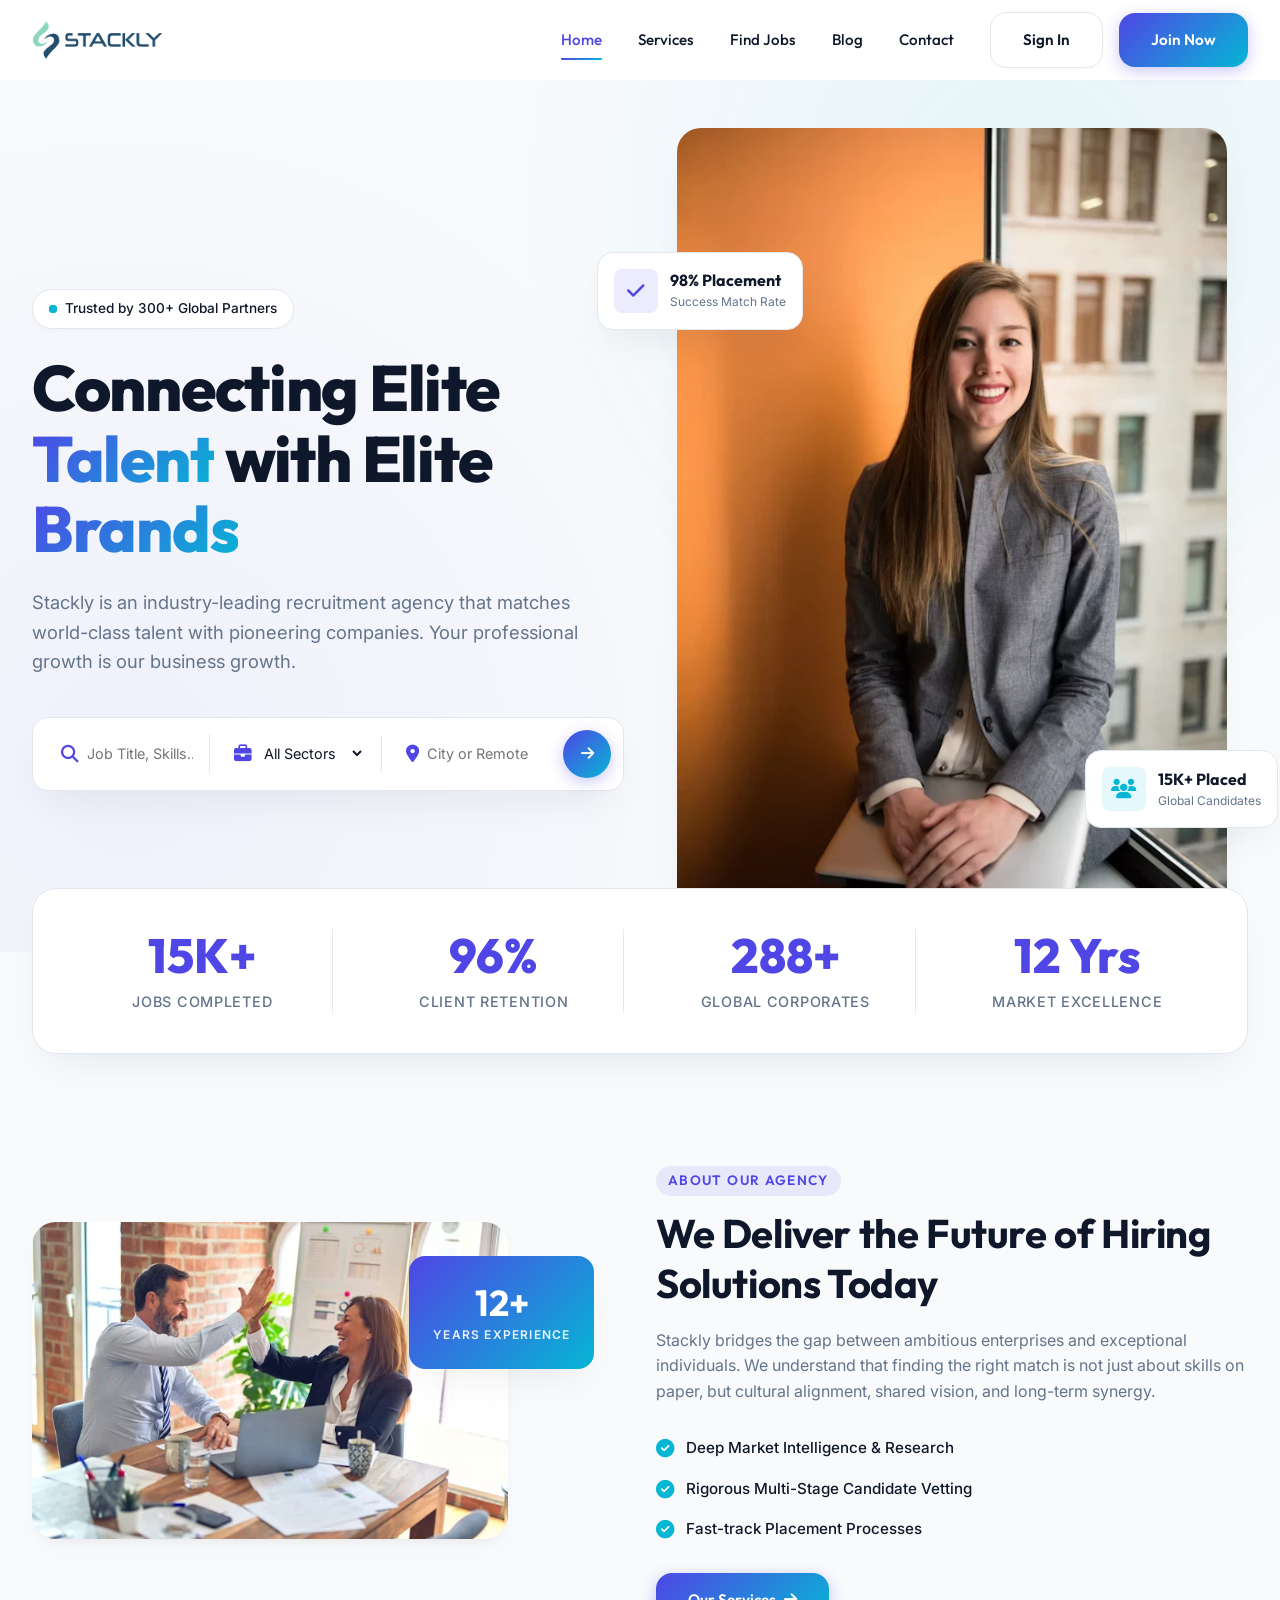
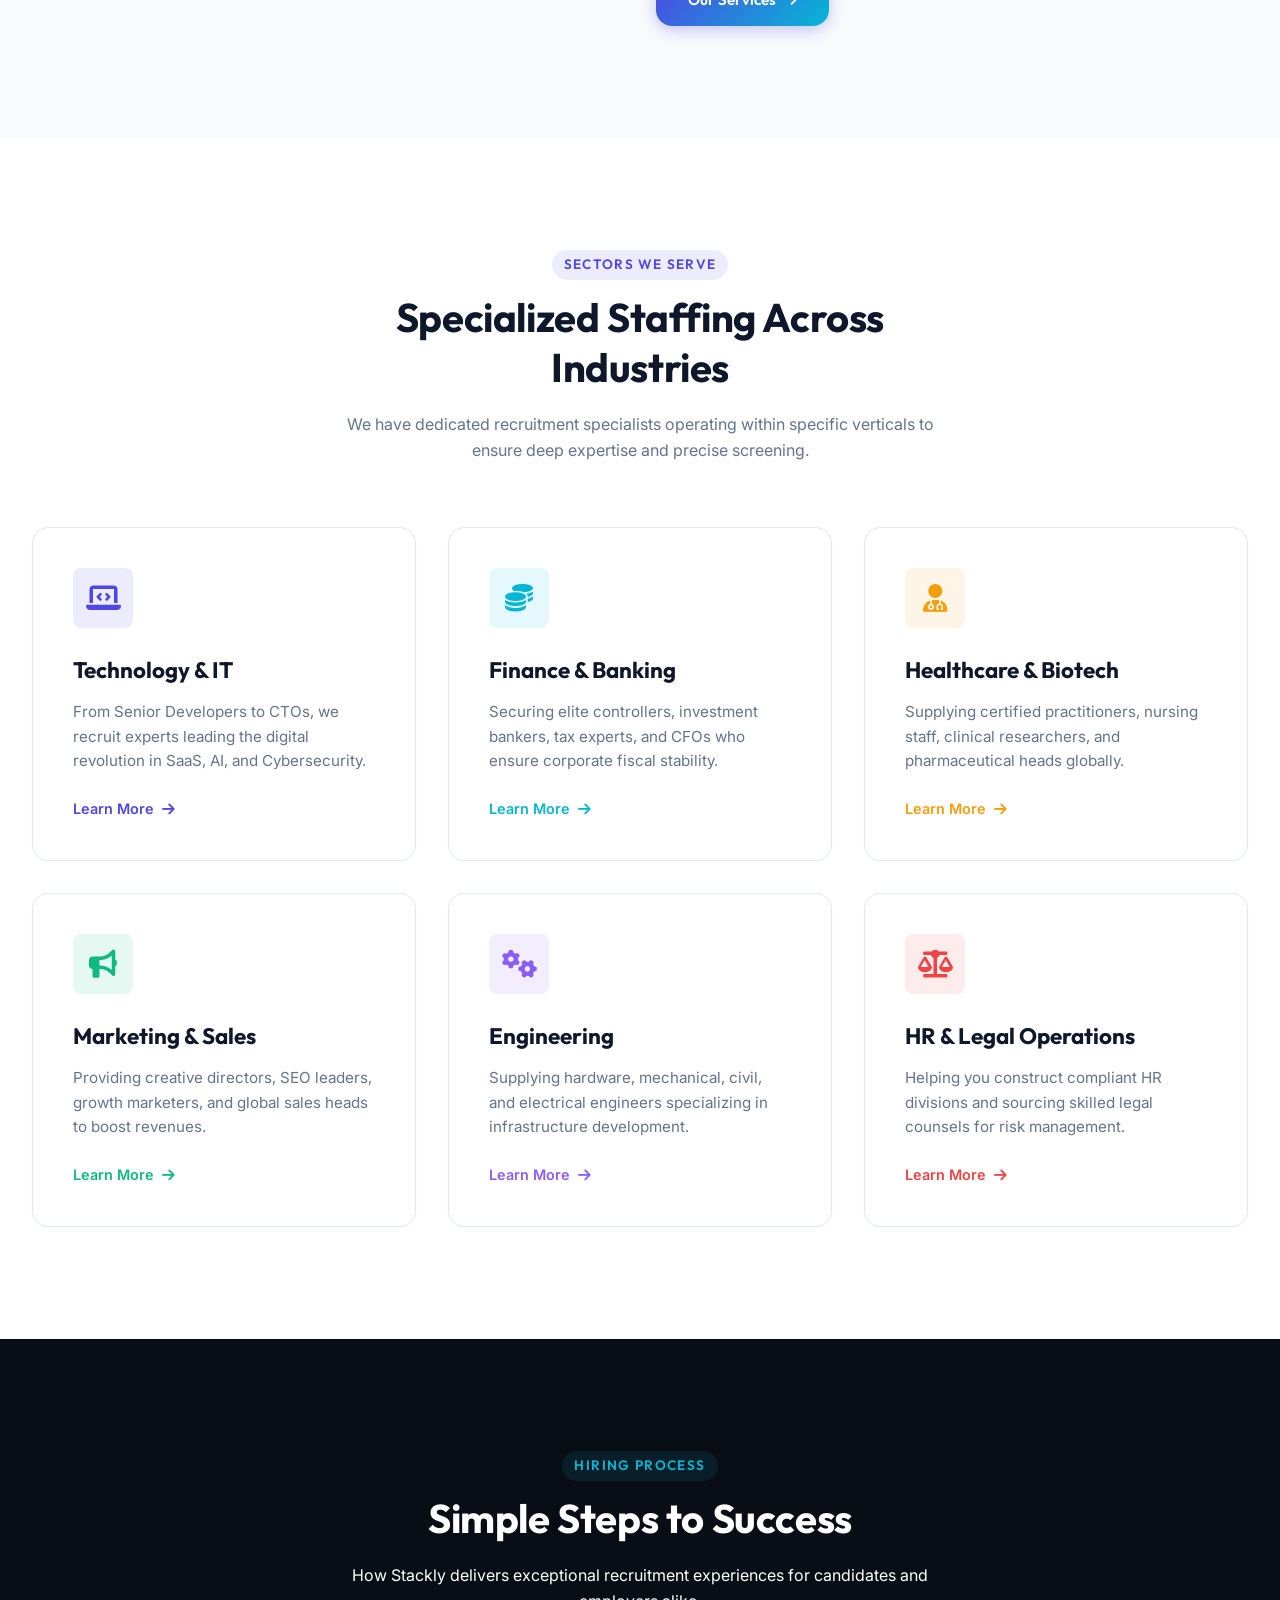
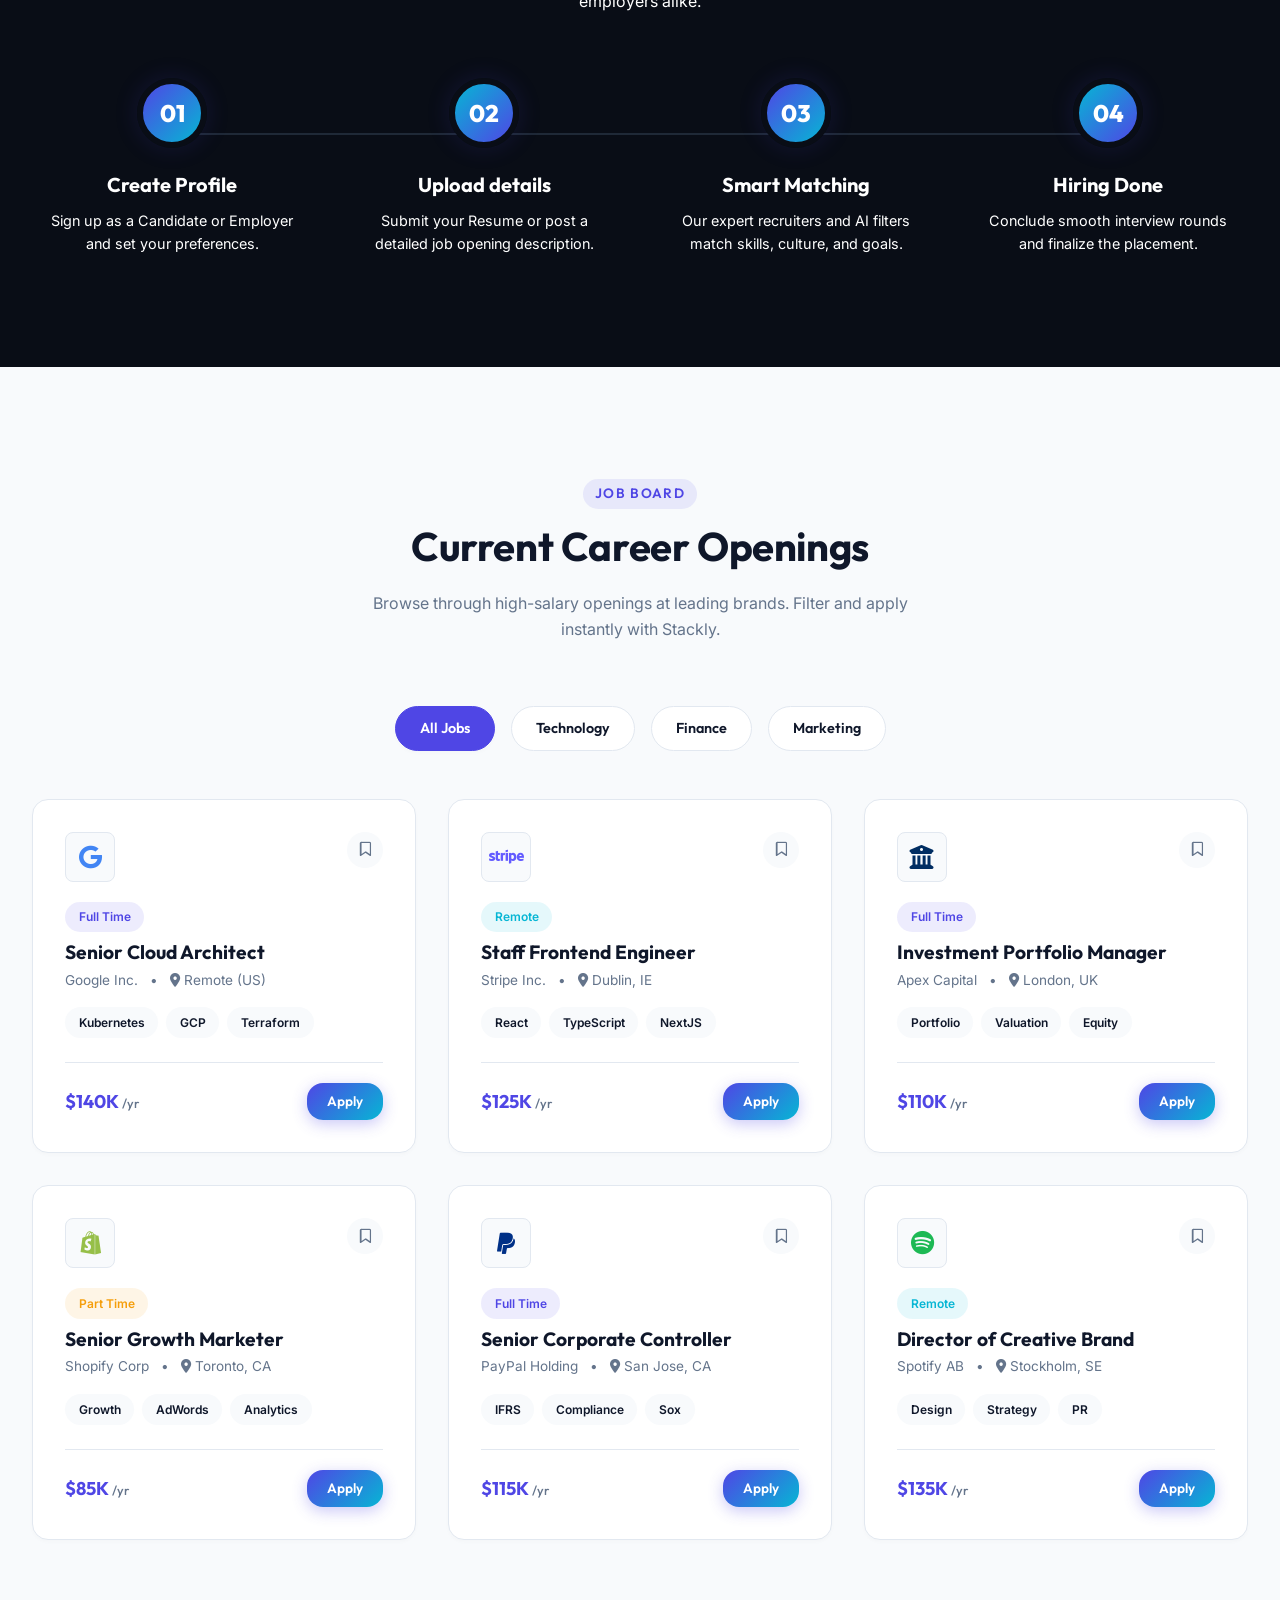
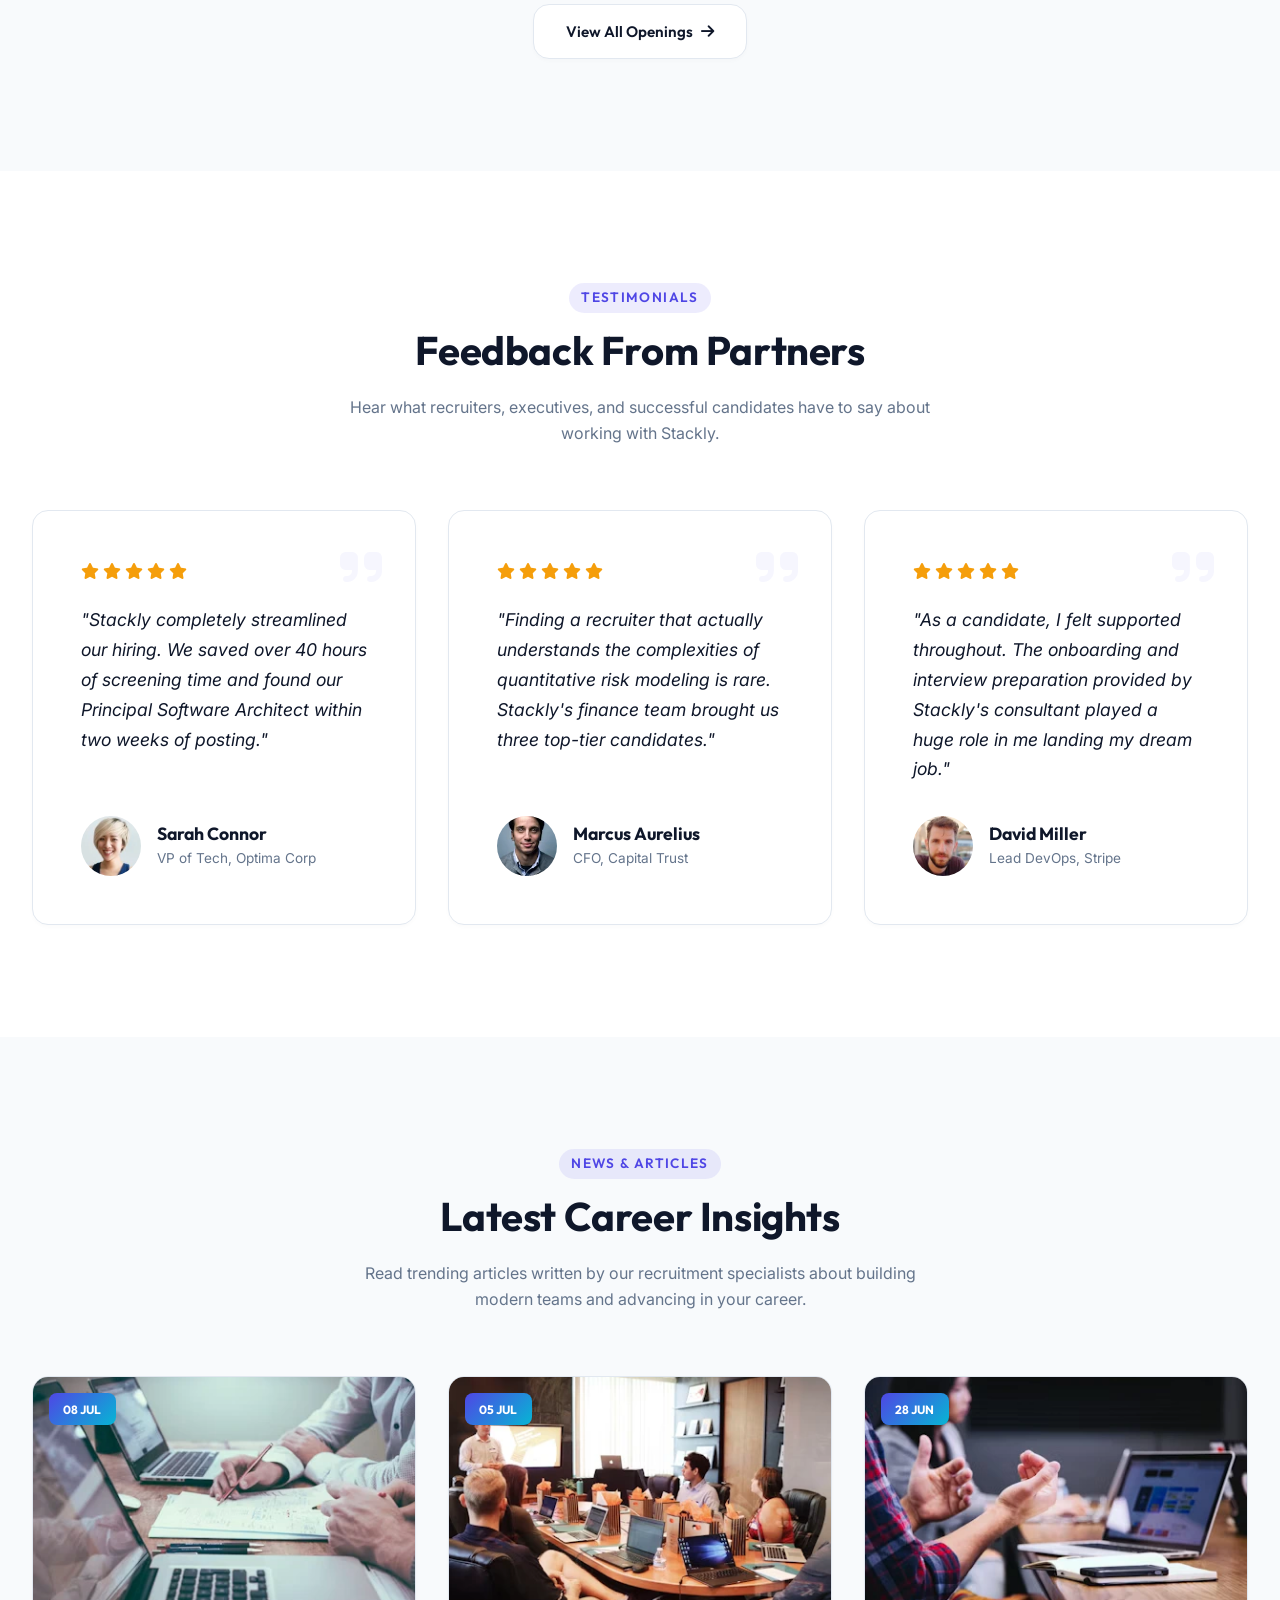
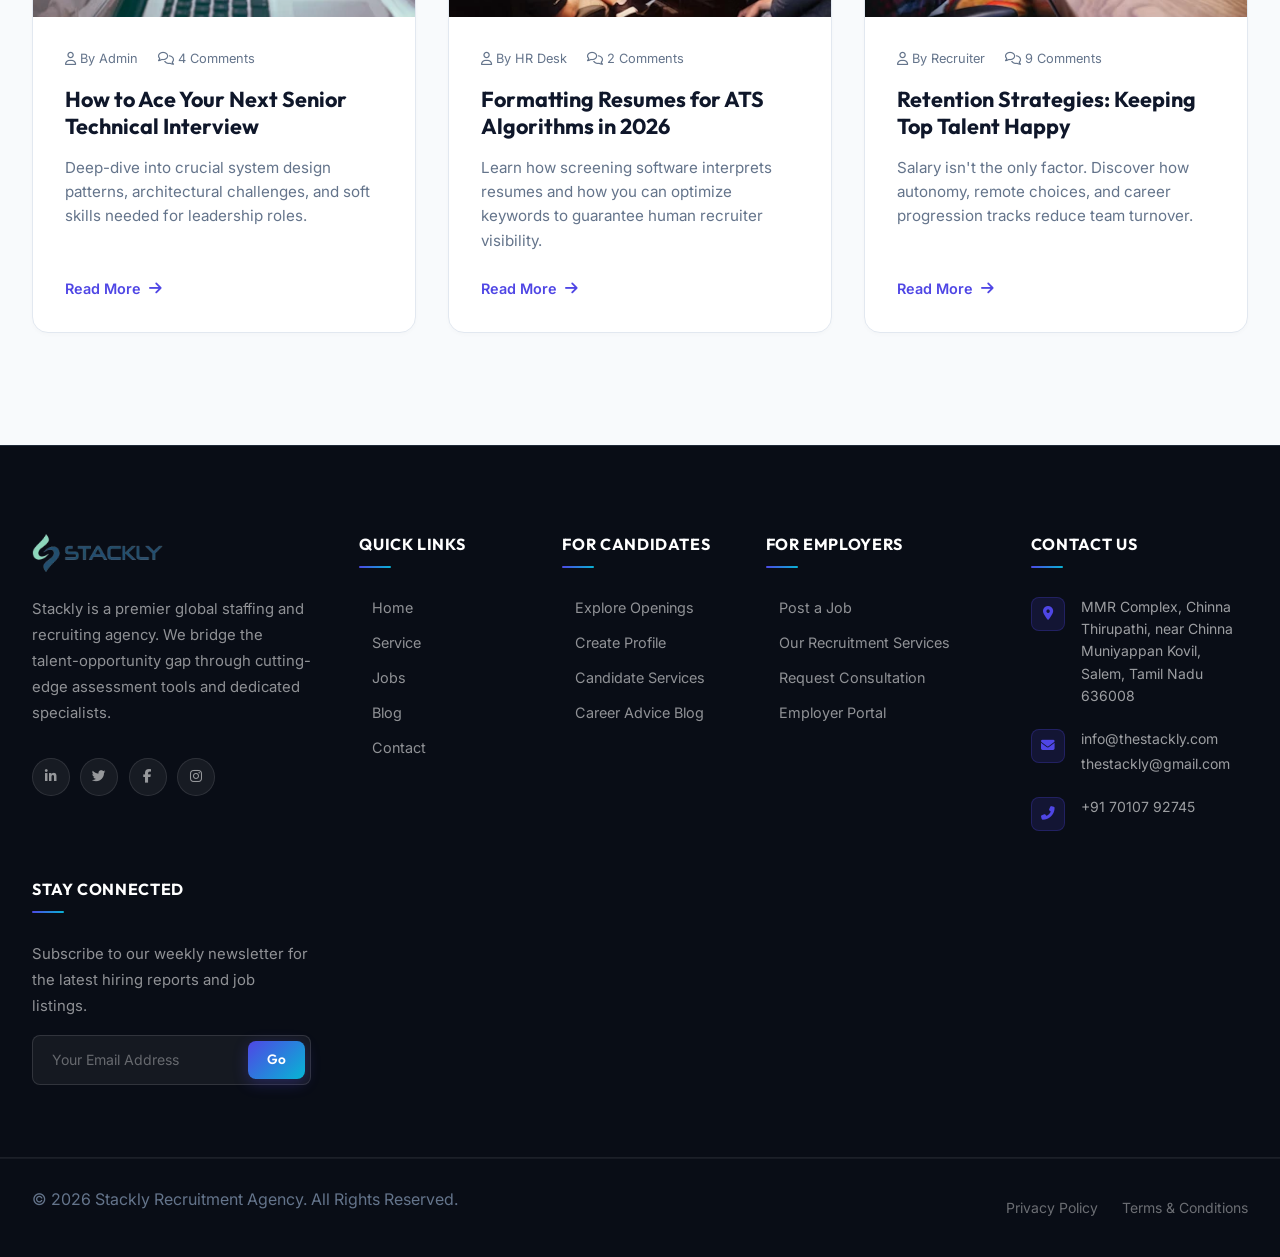
<file: index.html>
<!DOCTYPE html>
<html lang="en">
<head>
    <meta charset="UTF-8">
    <meta name="viewport" content="width=device-width, initial-scale=1.0">
    <meta name="description" content="Stackly - Professional Staffing & Recruiting Agency. We connect top talent with industry-leading companies. Discover jobs or hire elite professionals.">
    <title>Stackly - Premium Staffing & Recruiting Agency</title>
    <!-- Stylesheet -->
    <link rel="stylesheet" href="css/style.css">
    <!-- FontAwesome for Icons -->
    <link rel="stylesheet" href="https://cdnjs.cloudflare.com/ajax/libs/font-awesome/6.4.0/css/all.min.css">
</head>
<body>

    <!-- ==========================================================================
       HEADER / NAVIGATION
       ========================================================================== -->
    <header class="header">
        <div class="container">
            <a href="index.html" class="logo">
                <img src="images/logo.webp" alt="Stackly Logo">
            </a>
            
            <nav class="nav-menu">
                <a href="index.html" class="nav-link active">Home</a>
                <a href="service.html" class="nav-link">Services</a>
                <a href="Project.html" class="nav-link">Find Jobs</a>
                <a href="Blog.html" class="nav-link">Blog</a>
                <a href="Contact.html" class="nav-link">Contact</a>
                <div class="nav-actions">
                    <a href="signin.html" class="btn btn-secondary">Sign In</a>
                    <a href="signup.html" class="btn btn-primary">Join Now</a>
                </div>
            </nav>
            
            <button class="mobile-nav-toggle" aria-label="Toggle Navigation">
                <i class="fas fa-bars"></i>
            </button>
        </div>
    </header>

    <!-- ==========================================================================
       HERO SECTION
       ========================================================================== -->
    <section class="hero">
        <div class="container">
            <div class="grid grid-2" style="align-items: center;">
                <div class="hero-content reveal reveal-left">
                    <div class="hero-badge">
                        <span></span> Trusted by 300+ Global Partners
                    </div>
                    <h1 class="hero-title">Connecting Elite <span class="gradient-text">Talent</span> with Elite <span class="gradient-text">Brands</span></h1>
                    <p class="hero-desc">Stackly is an industry-leading recruitment agency that matches world-class talent with pioneering companies. Your professional growth is our business growth.</p>
                    
                    <!-- Search Widget -->
                    <form action="Project.html" class="search-widget">
                        <div class="search-input-group">
                            <i class="fas fa-search"></i>
                            <input type="text" placeholder="Job Title, Skills..." name="search" required>
                        </div>
                        <div class="search-input-group">
                            <i class="fas fa-briefcase"></i>
                            <select name="category">
                                <option value="all">All Sectors</option>
                                <option value="tech">Technology</option>
                                <option value="finance">Finance</option>
                                <option value="creative">Creative</option>
                                <option value="healthcare">Healthcare</option>
                            </select>
                        </div>
                        <div class="search-input-group">
                            <i class="fas fa-map-marker-alt"></i>
                            <input type="text" placeholder="City or Remote" name="location">
                        </div>
                        <button type="submit" class="btn btn-primary btn-icon" aria-label="Search Jobs">
                            <i class="fas fa-arrow-right"></i>
                        </button>
                    </form>
                </div>
                
                <div class="hero-image-wrapper reveal reveal-right">
                    <img src="images/home1.webp" alt="Recruitment Expert Stackly" class="hero-image">
                    
                    <!-- Floating Cards -->
                    <div class="floating-card floating-card-1">
                        <div class="floating-icon">
                            <i class="fas fa-check"></i>
                        </div>
                        <div class="floating-info">
                            <h5>98% Placement</h5>
                            <p>Success Match Rate</p>
                        </div>
                    </div>
                    
                    <div class="floating-card floating-card-2">
                        <div class="floating-icon" style="background-color: var(--secondary-light); color: var(--secondary);">
                            <i class="fas fa-users"></i>
                        </div>
                        <div class="floating-info">
                            <h5>15K+ Placed</h5>
                            <p>Global Candidates</p>
                        </div>
                    </div>
                </div>
            </div>
        </div>
    </section>

    <!-- ==========================================================================
       STATS SECTION
       ========================================================================== -->
    <section class="container" style="position: relative; z-index: 10;">
        <div class="stats-bar reveal reveal-up">
            <div class="grid grid-4">
                <div class="stat-item">
                    <div class="stat-num" data-target="15" data-suffix="K+">0</div>
                    <div class="stat-label">Jobs Completed</div>
                </div>
                <div class="stat-item">
                    <div class="stat-num" data-target="99" data-suffix="%">0</div>
                    <div class="stat-label">Client Retention</div>
                </div>
                <div class="stat-item">
                    <div class="stat-num" data-target="350" data-suffix="+">0</div>
                    <div class="stat-label">Global Corporates</div>
                </div>
                <div class="stat-item">
                    <div class="stat-num" data-target="12" data-suffix=" Yrs">0</div>
                    <div class="stat-label">Market Excellence</div>
                </div>
            </div>
        </div>
    </section>

    <!-- ==========================================================================
       ABOUT US SECTION
       ========================================================================== -->
    <section class="section-padding">
        <div class="container">
            <div class="grid grid-2" style="align-items: center;">
                <div class="about-image-grid reveal reveal-left">
                    <img src="images/home2.webp" alt="Team meeting at Stackly" class="about-img-1">

                    <div class="about-badge">
                        <h4>12+</h4>
                        <p>Years Experience</p>
                    </div>
                </div>
                
                <div class="about-content reveal reveal-right">
                    <span class="section-subtitle">About Our Agency</span>
                    <h2 class="section-title">We Deliver the Future of Hiring Solutions Today</h2>
                    <p>Stackly bridges the gap between ambitious enterprises and exceptional individuals. We understand that finding the right match is not just about skills on paper, but cultural alignment, shared vision, and long-term synergy.</p>
                    
                    <div class="about-list">
                        <div class="about-list-item">
                            <i class="fas fa-check-circle"></i>
                            <div>
                                <p>Deep Market Intelligence & Research</p>
                            </div>
                        </div>
                        <div class="about-list-item">
                            <i class="fas fa-check-circle"></i>
                            <div>
                                <p>Rigorous Multi-Stage Candidate Vetting</p>
                            </div>
                        </div>
                        <div class="about-list-item">
                            <i class="fas fa-check-circle"></i>
                            <div>
                                <p>Fast-track Placement Processes</p>
                            </div>
                        </div>
                    </div>
                    
                    <a href="service.html" class="btn btn-primary">Our Services <i class="fas fa-arrow-right"></i></a>
                </div>
            </div>
        </div>
    </section>

    <!-- ==========================================================================
       SERVICE CATEGORIES (Sectors)
       ========================================================================== -->
    <section class="section-padding" style="background-color: var(--bg-card);">
        <div class="container">
            <div class="section-header text-center reveal reveal-up">
                <span class="section-subtitle">Sectors We Serve</span>
                <h2 class="section-title">Specialized Staffing Across Industries</h2>
                <p>We have dedicated recruitment specialists operating within specific verticals to ensure deep expertise and precise screening.</p>
            </div>
            
            <div class="grid grid-3">
                <!-- Card 1 -->
                <div class="service-card reveal reveal-up">
                    <div class="service-icon-box">
                        <i class="fas fa-laptop-code"></i>
                    </div>
                    <h3>Technology & IT</h3>
                    <p>From Senior Developers to CTOs, we recruit experts leading the digital revolution in SaaS, AI, and Cybersecurity.</p>
                    <a href="service.html" class="read-more-link">Learn More <i class="fas fa-arrow-right"></i></a>
                </div>
                <!-- Card 2 -->
                <div class="service-card reveal reveal-up" style="animation-delay: 0.1s;">
                    <div class="service-icon-box" style="background-color: var(--secondary-light); color: var(--secondary);">
                        <i class="fas fa-coins"></i>
                    </div>
                    <h3>Finance & Banking</h3>
                    <p>Securing elite controllers, investment bankers, tax experts, and CFOs who ensure corporate fiscal stability.</p>
                    <a href="service.html" class="read-more-link" style="color: var(--secondary);">Learn More <i class="fas fa-arrow-right"></i></a>
                </div>
                <!-- Card 3 -->
                <div class="service-card reveal reveal-up" style="animation-delay: 0.2s;">
                    <div class="service-icon-box" style="background-color: rgba(245, 158, 11, 0.1); color: var(--accent);">
                        <i class="fas fa-user-md"></i>
                    </div>
                    <h3>Healthcare & Biotech</h3>
                    <p>Supplying certified practitioners, nursing staff, clinical researchers, and pharmaceutical heads globally.</p>
                    <a href="service.html" class="read-more-link" style="color: var(--accent);">Learn More <i class="fas fa-arrow-right"></i></a>
                </div>
                <!-- Card 4 -->
                <div class="service-card reveal reveal-up">
                    <div class="service-icon-box" style="background-color: rgba(16, 185, 129, 0.1); color: #10b981;">
                        <i class="fas fa-bullhorn"></i>
                    </div>
                    <h3>Marketing & Sales</h3>
                    <p>Providing creative directors, SEO leaders, growth marketers, and global sales heads to boost revenues.</p>
                    <a href="service.html" class="read-more-link" style="color: #10b981;">Learn More <i class="fas fa-arrow-right"></i></a>
                </div>
                <!-- Card 5 -->
                <div class="service-card reveal reveal-up" style="animation-delay: 0.1s;">
                    <div class="service-icon-box" style="background-color: rgba(139, 92, 246, 0.1); color: #8b5cf6;">
                        <i class="fas fa-cogs"></i>
                    </div>
                    <h3>Engineering</h3>
                    <p>Supplying hardware, mechanical, civil, and electrical engineers specializing in infrastructure development.</p>
                    <a href="service.html" class="read-more-link" style="color: #8b5cf6;">Learn More <i class="fas fa-arrow-right"></i></a>
                </div>
                <!-- Card 6 -->
                <div class="service-card reveal reveal-up" style="animation-delay: 0.2s;">
                    <div class="service-icon-box" style="background-color: rgba(239, 68, 68, 0.1); color: #ef4444;">
                        <i class="fas fa-balance-scale"></i>
                    </div>
                    <h3>HR & Legal Operations</h3>
                    <p>Helping you construct compliant HR divisions and sourcing skilled legal counsels for risk management.</p>
                    <a href="service.html" class="read-more-link" style="color: #ef4444;">Learn More <i class="fas fa-arrow-right"></i></a>
                </div>
            </div>
        </div>
    </section>

    <!-- ==========================================================================
       HOW IT WORKS SECTION
       ========================================================================== -->
    <section class="section-padding process-section">
        <div class="container">
            <div class="section-header text-center reveal reveal-up">
                <span class="section-subtitle" style="color: var(--secondary); background-color: var(--secondary-light)">Hiring Process</span>
                <h2 class="section-title">Simple Steps to Success</h2>
                <p style="color: var(--text-muted-dark)">How Stackly delivers exceptional recruitment experiences for candidates and employers alike.</p>
            </div>
            
            <div class="process-step-container">
                <div class="process-step-line"></div>
                <div class="grid grid-4">
                    <!-- Step 1 -->
                    <div class="process-step reveal reveal-up">
                        <div class="process-step-num">01</div>
                        <h3>Create Profile</h3>
                        <p>Sign up as a Candidate or Employer and set your preferences.</p>
                    </div>
                    <!-- Step 2 -->
                    <div class="process-step reveal reveal-up" style="animation-delay: 0.15s;">
                        <div class="process-step-num" style="background: linear-gradient(135deg, #06b6d4 0%, #4f46e5 100%);">02</div>
                        <h3>Upload details</h3>
                        <p>Submit your Resume or post a detailed job opening description.</p>
                    </div>
                    <!-- Step 3 -->
                    <div class="process-step reveal reveal-up" style="animation-delay: 0.3s;">
                        <div class="process-step-num">03</div>
                        <h3>Smart Matching</h3>
                        <p>Our expert recruiters and AI filters match skills, culture, and goals.</p>
                    </div>
                    <!-- Step 4 -->
                    <div class="process-step reveal reveal-up" style="animation-delay: 0.45s;">
                        <div class="process-step-num" style="background: linear-gradient(135deg, #06b6d4 0%, #4f46e5 100%);">04</div>
                        <h3>Hiring Done</h3>
                        <p>Conclude smooth interview rounds and finalize the placement.</p>
                    </div>
                </div>
            </div>
        </div>
    </section>

    <!-- ==========================================================================
       FEATURED JOBS (PROJECTS) SECTION
       ========================================================================== -->
    <section class="section-padding">
        <div class="container">
            <div class="section-header text-center reveal reveal-up">
                <span class="section-subtitle">Job Board</span>
                <h2 class="section-title">Current Career Openings</h2>
                <p>Browse through high-salary openings at leading brands. Filter and apply instantly with Stackly.</p>
            </div>
            
            <!-- Filters -->
            <div class="filter-tabs reveal reveal-up">
                <button class="filter-btn active" data-filter="all">All Jobs</button>
                <button class="filter-btn" data-filter="tech">Technology</button>
                <button class="filter-btn" data-filter="finance">Finance</button>
                <button class="filter-btn" data-filter="marketing">Marketing</button>
            </div>
            
            <!-- Jobs Grid -->
            <div class="grid grid-3">
                <!-- Job Card 1 -->
                <div class="job-card reveal reveal-up" data-category="tech">
                    <div>
                        <div class="job-card-header">
                            <div class="company-logo-box">
                                <i class="fab fa-google" style="color: #4285F4; font-size: 1.5rem;"></i>
                            </div>
                            <button class="bookmark-btn" aria-label="Bookmark job">
                                <i class="far fa-bookmark"></i>
                            </button>
                        </div>
                        <div class="job-details">
                            <span class="badge badge-primary">Full Time</span>
                            <h4 style="margin-top: 0.5rem;"><a href="Project.html">Senior Cloud Architect</a></h4>
                            <div class="company-meta">
                                <span>Google Inc.</span>
                                <span>&bull;</span>
                                <span><i class="fas fa-map-marker-alt"></i> Remote (US)</span>
                            </div>
                        </div>
                        <div class="job-tags">
                            <span class="badge" style="background-color: var(--bg-main);">Kubernetes</span>
                            <span class="badge" style="background-color: var(--bg-main);">GCP</span>
                            <span class="badge" style="background-color: var(--bg-main);">Terraform</span>
                        </div>
                    </div>
                    <div class="job-card-footer">
                        <div class="job-salary">$140K <span>/yr</span></div>
                        <button class="btn btn-primary btn-apply" style="padding: 0.5rem 1.25rem; font-size: 0.85rem;">Apply</button>
                    </div>
                </div>

                <!-- Job Card 2 -->
                <div class="job-card reveal reveal-up" data-category="tech" style="animation-delay: 0.1s;">
                    <div>
                        <div class="job-card-header">
                            <div class="company-logo-box">
                                <i class="fab fa-stripe" style="color: #635BFF; font-size: 1.75rem;"></i>
                            </div>
                            <button class="bookmark-btn" aria-label="Bookmark job">
                                <i class="far fa-bookmark"></i>
                            </button>
                        </div>
                        <div class="job-details">
                            <span class="badge badge-secondary">Remote</span>
                            <h4 style="margin-top: 0.5rem;"><a href="Project.html">Staff Frontend Engineer</a></h4>
                            <div class="company-meta">
                                <span>Stripe Inc.</span>
                                <span>&bull;</span>
                                <span><i class="fas fa-map-marker-alt"></i> Dublin, IE</span>
                            </div>
                        </div>
                        <div class="job-tags">
                            <span class="badge" style="background-color: var(--bg-main);">React</span>
                            <span class="badge" style="background-color: var(--bg-main);">TypeScript</span>
                            <span class="badge" style="background-color: var(--bg-main);">NextJS</span>
                        </div>
                    </div>
                    <div class="job-card-footer">
                        <div class="job-salary">$125K <span>/yr</span></div>
                        <button class="btn btn-primary btn-apply" style="padding: 0.5rem 1.25rem; font-size: 0.85rem;">Apply</button>
                    </div>
                </div>

                <!-- Job Card 3 -->
                <div class="job-card reveal reveal-up" data-category="finance" style="animation-delay: 0.2s;">
                    <div>
                        <div class="job-card-header">
                            <div class="company-logo-box">
                                <i class="fas fa-building-columns" style="color: #002D62; font-size: 1.5rem;"></i>
                            </div>
                            <button class="bookmark-btn" aria-label="Bookmark job">
                                <i class="far fa-bookmark"></i>
                            </button>
                        </div>
                        <div class="job-details">
                            <span class="badge badge-primary">Full Time</span>
                            <h4 style="margin-top: 0.5rem;"><a href="Project.html">Investment Portfolio Manager</a></h4>
                            <div class="company-meta">
                                <span>Apex Capital</span>
                                <span>&bull;</span>
                                <span><i class="fas fa-map-marker-alt"></i> London, UK</span>
                            </div>
                        </div>
                        <div class="job-tags">
                            <span class="badge" style="background-color: var(--bg-main);">Portfolio</span>
                            <span class="badge" style="background-color: var(--bg-main);">Valuation</span>
                            <span class="badge" style="background-color: var(--bg-main);">Equity</span>
                        </div>
                    </div>
                    <div class="job-card-footer">
                        <div class="job-salary">$110K <span>/yr</span></div>
                        <button class="btn btn-primary btn-apply" style="padding: 0.5rem 1.25rem; font-size: 0.85rem;">Apply</button>
                    </div>
                </div>

                <!-- Job Card 4 -->
                <div class="job-card reveal reveal-up" data-category="marketing">
                    <div>
                        <div class="job-card-header">
                            <div class="company-logo-box">
                                <i class="fab fa-shopify" style="color: #96bf48; font-size: 1.5rem;"></i>
                            </div>
                            <button class="bookmark-btn" aria-label="Bookmark job">
                                <i class="far fa-bookmark"></i>
                            </button>
                        </div>
                        <div class="job-details">
                            <span class="badge badge-warning">Part Time</span>
                            <h4 style="margin-top: 0.5rem;"><a href="Project.html">Senior Growth Marketer</a></h4>
                            <div class="company-meta">
                                <span>Shopify Corp</span>
                                <span>&bull;</span>
                                <span><i class="fas fa-map-marker-alt"></i> Toronto, CA</span>
                            </div>
                        </div>
                        <div class="job-tags">
                            <span class="badge" style="background-color: var(--bg-main);">Growth</span>
                            <span class="badge" style="background-color: var(--bg-main);">AdWords</span>
                            <span class="badge" style="background-color: var(--bg-main);">Analytics</span>
                        </div>
                    </div>
                    <div class="job-card-footer">
                        <div class="job-salary">$85K <span>/yr</span></div>
                        <button class="btn btn-primary btn-apply" style="padding: 0.5rem 1.25rem; font-size: 0.85rem;">Apply</button>
                    </div>
                </div>

                <!-- Job Card 5 -->
                <div class="job-card reveal reveal-up" data-category="finance" style="animation-delay: 0.1s;">
                    <div>
                        <div class="job-card-header">
                            <div class="company-logo-box">
                                <i class="fab fa-paypal" style="color: #003087; font-size: 1.5rem;"></i>
                            </div>
                            <button class="bookmark-btn" aria-label="Bookmark job">
                                <i class="far fa-bookmark"></i>
                            </button>
                        </div>
                        <div class="job-details">
                            <span class="badge badge-primary">Full Time</span>
                            <h4 style="margin-top: 0.5rem;"><a href="Project.html">Senior Corporate Controller</a></h4>
                            <div class="company-meta">
                                <span>PayPal Holding</span>
                                <span>&bull;</span>
                                <span><i class="fas fa-map-marker-alt"></i> San Jose, CA</span>
                            </div>
                        </div>
                        <div class="job-tags">
                            <span class="badge" style="background-color: var(--bg-main);">IFRS</span>
                            <span class="badge" style="background-color: var(--bg-main);">Compliance</span>
                            <span class="badge" style="background-color: var(--bg-main);">Sox</span>
                        </div>
                    </div>
                    <div class="job-card-footer">
                        <div class="job-salary">$115K <span>/yr</span></div>
                        <button class="btn btn-primary btn-apply" style="padding: 0.5rem 1.25rem; font-size: 0.85rem;">Apply</button>
                    </div>
                </div>

                <!-- Job Card 6 -->
                <div class="job-card reveal reveal-up" data-category="marketing" style="animation-delay: 0.2s;">
                    <div>
                        <div class="job-card-header">
                            <div class="company-logo-box">
                                <i class="fab fa-spotify" style="color: #1DB954; font-size: 1.5rem;"></i>
                            </div>
                            <button class="bookmark-btn" aria-label="Bookmark job">
                                <i class="far fa-bookmark"></i>
                            </button>
                        </div>
                        <div class="job-details">
                            <span class="badge badge-secondary">Remote</span>
                            <h4 style="margin-top: 0.5rem;"><a href="Project.html">Director of Creative Brand</a></h4>
                            <div class="company-meta">
                                <span>Spotify AB</span>
                                <span>&bull;</span>
                                <span><i class="fas fa-map-marker-alt"></i> Stockholm, SE</span>
                            </div>
                        </div>
                        <div class="job-tags">
                            <span class="badge" style="background-color: var(--bg-main);">Design</span>
                            <span class="badge" style="background-color: var(--bg-main);">Strategy</span>
                            <span class="badge" style="background-color: var(--bg-main);">PR</span>
                        </div>
                    </div>
                    <div class="job-card-footer">
                        <div class="job-salary">$135K <span>/yr</span></div>
                        <button class="btn btn-primary btn-apply" style="padding: 0.5rem 1.25rem; font-size: 0.85rem;">Apply</button>
                    </div>
                </div>
            </div>
            
            <div class="text-center" style="margin-top: 4rem;">
                <a href="Project.html" class="btn btn-secondary">View All Openings <i class="fas fa-arrow-right"></i></a>
            </div>
        </div>
    </section>

    <!-- ==========================================================================
       TESTIMONIALS SECTION
       ========================================================================== -->
    <section class="section-padding" style="background-color: var(--bg-card);">
        <div class="container">
            <div class="section-header text-center reveal reveal-up">
                <span class="section-subtitle">Testimonials</span>
                <h2 class="section-title">Feedback From Partners</h2>
                <p>Hear what recruiters, executives, and successful candidates have to say about working with Stackly.</p>
            </div>
            
            <div class="grid grid-3">
                <!-- Testimonial 1 -->
                <div class="testimonial-card reveal reveal-up">
                    <i class="fas fa-quote-right testimonial-quote-icon"></i>
                    <div class="testimonial-stars">
                        <i class="fas fa-star"></i>
                        <i class="fas fa-star"></i>
                        <i class="fas fa-star"></i>
                        <i class="fas fa-star"></i>
                        <i class="fas fa-star"></i>
                    </div>
                    <p>"Stackly completely streamlined our hiring. We saved over 40 hours of screening time and found our Principal Software Architect within two weeks of posting."</p>
                    <div class="testimonial-author">
                        <img src="images/sarah_chen_it.webp" alt="Sarah Connor VP Engineering">
                        <div class="testimonial-author-info">
                            <h4>Sarah Connor</h4>
                            <p>VP of Tech, Optima Corp</p>
                        </div>
                    </div>
                </div>
                <!-- Testimonial 2 -->
                <div class="testimonial-card reveal reveal-up" style="animation-delay: 0.1s;">
                    <i class="fas fa-quote-right testimonial-quote-icon"></i>
                    <div class="testimonial-stars">
                        <i class="fas fa-star"></i>
                        <i class="fas fa-star"></i>
                        <i class="fas fa-star"></i>
                        <i class="fas fa-star"></i>
                        <i class="fas fa-star"></i>
                    </div>
                    <p>"Finding a recruiter that actually understands the complexities of quantitative risk modeling is rare. Stackly's finance team brought us three top-tier candidates."</p>
                    <div class="testimonial-author">
                        <img src="images/Marcus Aureliu.webp"alt="Marcus Aurelius CFO">
                        <div class="testimonial-author-info">
                            <h4>Marcus Aurelius</h4>
                            <p>CFO, Capital Trust</p>
                        </div>
                    </div>
                </div>
                <!-- Testimonial 3 -->
                <div class="testimonial-card reveal reveal-up" style="animation-delay: 0.2s;">
                    <i class="fas fa-quote-right testimonial-quote-icon"></i>
                    <div class="testimonial-stars">
                        <i class="fas fa-star"></i>
                        <i class="fas fa-star"></i>
                        <i class="fas fa-star"></i>
                        <i class="fas fa-star"></i>
                        <i class="fas fa-star"></i>
                    </div>
                    <p>"As a candidate, I felt supported throughout. The onboarding and interview preparation provided by Stackly's consultant played a huge role in me landing my dream job."</p>
                    <div class="testimonial-author">
                        <img src="images/david_miller_it.webp" alt="David Miller Candidate">
                        <div class="testimonial-author-info">
                            <h4>David Miller</h4>
                            <p>Lead DevOps, Stripe</p>
                        </div>
                    </div>
                </div>
            </div>
        </div>
    </section>

    <!-- ==========================================================================
       LATEST BLOGS / NEWS
       ========================================================================== -->
    <section class="section-padding">
        <div class="container">
            <div class="section-header text-center reveal reveal-up">
                <span class="section-subtitle">News & Articles</span>
                <h2 class="section-title">Latest Career Insights</h2>
                <p>Read trending articles written by our recruitment specialists about building modern teams and advancing in your career.</p>
            </div>
            
            <div class="grid grid-3">
                <!-- Blog 1 -->
                <div class="blog-card reveal reveal-up">
                    <div class="blog-img-box">
                        <img src="images/home4.webp" alt="Interview tips">
                        <span class="blog-date-badge">08 JUL</span>
                    </div>
                    <div class="blog-content">
                        <div class="blog-meta">
                            <span><i class="far fa-user"></i> By Admin</span>
                            <span><i class="far fa-comments"></i> 4 Comments</span>
                        </div>
                        <h3><a href="Blog.html">How to Ace Your Next Senior Technical Interview</a></h3>
                        <p>Deep-dive into crucial system design patterns, architectural challenges, and soft skills needed for leadership roles.</p>
                        <a href="Blog.html" class="read-more-link">Read More <i class="fas fa-arrow-right"></i></a>
                    </div>
                </div>
                <!-- Blog 2 -->
                <div class="blog-card reveal reveal-up" style="animation-delay: 0.1s;">
                    <div class="blog-img-box">
                        <img src="images/image2.webp" alt="Resume writing">
                        <span class="blog-date-badge">05 JUL</span>
                    </div>
                    <div class="blog-content">
                        <div class="blog-meta">
                            <span><i class="far fa-user"></i> By HR Desk</span>
                            <span><i class="far fa-comments"></i> 2 Comments</span>
                        </div>
                        <h3><a href="Blog.html">Formatting Resumes for ATS Algorithms in 2026</a></h3>
                        <p>Learn how screening software interprets resumes and how you can optimize keywords to guarantee human recruiter visibility.</p>
                        <a href="Blog.html" class="read-more-link">Read More <i class="fas fa-arrow-right"></i></a>
                    </div>
                </div>
                <!-- Blog 3 -->
                <div class="blog-card reveal reveal-up" style="animation-delay: 0.2s;">
                    <div class="blog-img-box">
                        <img src="images/home6.webp" alt="Employer tips">
                        <span class="blog-date-badge">28 JUN</span>
                    </div>
                    <div class="blog-content">
                        <div class="blog-meta">
                            <span><i class="far fa-user"></i> By Recruiter</span>
                            <span><i class="far fa-comments"></i> 9 Comments</span>
                        </div>
                        <h3><a href="Blog.html">Retention Strategies: Keeping Top Talent Happy</a></h3>
                        <p>Salary isn't the only factor. Discover how autonomy, remote choices, and career progression tracks reduce team turnover.</p>
                        <a href="Blog.html" class="read-more-link">Read More <i class="fas fa-arrow-right"></i></a>
                    </div>
                </div>
            </div>
        </div>
    </section>

    <!-- ==========================================================================
       FOOTER
       ========================================================================== -->
    <footer class="footer">
        <div class="footer-top">
            <div class="container">
                <div class="footer-grid">
                    <!-- Column 1: Info -->
                    <div>
                        <a href="index.html" class="footer-logo">
                            <img src="images/logo.webp" alt="Stackly Logo">
                        </a>
                        <p class="footer-desc">Stackly is a premier global staffing and recruiting agency. We bridge the talent-opportunity gap through cutting-edge assessment tools and dedicated specialists.</p>
                        <div class="footer-socials">
                            <a href="404.html" aria-label="Follow us on LinkedIn"><i class="fab fa-linkedin-in"></i></a>
                            <a href="404.html" aria-label="Follow us on Twitter"><i class="fab fa-twitter"></i></a>
                            <a href="404.html" aria-label="Follow us on Facebook"><i class="fab fa-facebook-f"></i></a>
                            <a href="404.html" aria-label="Follow us on Instagram"><i class="fab fa-instagram"></i></a>
                        </div>
                    </div>
                    <!-- Column 2: Quick Links -->
                     <div>
                        <h4 class="footer-title">Quick Links</h4>
                        <div class="footer-links">
                            <a href="index.html">Home</a>
                            <a href="service.html">Service</a>
                            <a href="Project.html">Jobs</a>
                            <a href="Blog.html">Blog</a>
                            <a href="Contact.html">Contact</a>
                        </div>
                    </div>


                    <div>
                        <h4 class="footer-title">For Candidates</h4>
                        <div class="footer-links">
                            <a href="Project.html">Explore Openings</a>
                            <a href="signup.html">Create Profile</a>
                            <a href="service.html">Candidate Services</a>
                            <a href="Blog.html">Career Advice Blog</a>
                        </div>
                    </div>
                    <!-- Column 3: Quick Links -->
                    <div>
                        <h4 class="footer-title">For Employers</h4>
                        <div class="footer-links">
                            <a href="signup.html">Post a Job</a>
                            <a href="service.html">Our Recruitment Services</a>
                            <a href="Contact.html">Request Consultation</a>
                            <a href="signin.html">Employer Portal</a>
                        </div>
                    </div>
                    <!-- Column 4: Contact Us -->
                    <div>
                        <h4 class="footer-title">Contact Us</h4>
                        <div class="footer-contact-list">
                            <div class="footer-contact-item">
                                <div class="footer-contact-icon">
                                    <i class="fas fa-map-marker-alt"></i>
                                </div>
                                <div class="footer-contact-text">
                                    <p>MMR Complex, Chinna Thirupathi, near Chinna Muniyappan Kovil, Salem, Tamil Nadu 636008</p>
                                </div>
                            </div>
                            <div class="footer-contact-item">
                                <div class="footer-contact-icon">
                                    <i class="fas fa-envelope"></i>
                                </div>
                                <div class="footer-contact-text">
                                    <a href="mailto:info@thestackly.com">info@thestackly.com</a>
                                    <a href="mailto:thestackly@gmail.com">thestackly@gmail.com</a>
                                </div>
                            </div>
                            <div class="footer-contact-item">
                                <div class="footer-contact-icon">
                                    <i class="fas fa-phone-alt"></i>
                                </div>
                                <div class="footer-contact-text">
                                    <a href="tel:+917010792745">+91 70107 92745</a>
                                </div>
                            </div>
                        </div>
                    </div>
                    <!-- Column 5: Newsletter -->
                    <div>
                        <h4 class="footer-title">Stay Connected</h4>
                        <p class="footer-desc" style="margin-bottom: 1rem;">Subscribe to our weekly newsletter for the latest hiring reports and job listings.</p>
                        <form id="newsletter-form" class="newsletter-form">
                            <div class="newsletter-input-group">
                                <input type="email" placeholder="Your Email Address" required>
                                <button type="submit" class="btn btn-primary" style="border-radius: var(--radius-sm);">Go</button>
                            </div>
                        </form>
                    </div>
                </div>
            </div>
        </div>
        
        <div class="footer-bottom">
            <div class="container flex-between">
                <p>&copy; 2026 Stackly Recruitment Agency. All Rights Reserved.</p>
                <div class="footer-bottom-links">
                    <a href="404.html">Privacy Policy</a>
                    <a href="404.html">Terms & Conditions</a>
                </div>
            </div>
        </div>
    </footer>

    <!-- Script file -->
    <script src="js/script.js"></script>
</body>
</html>
</file>
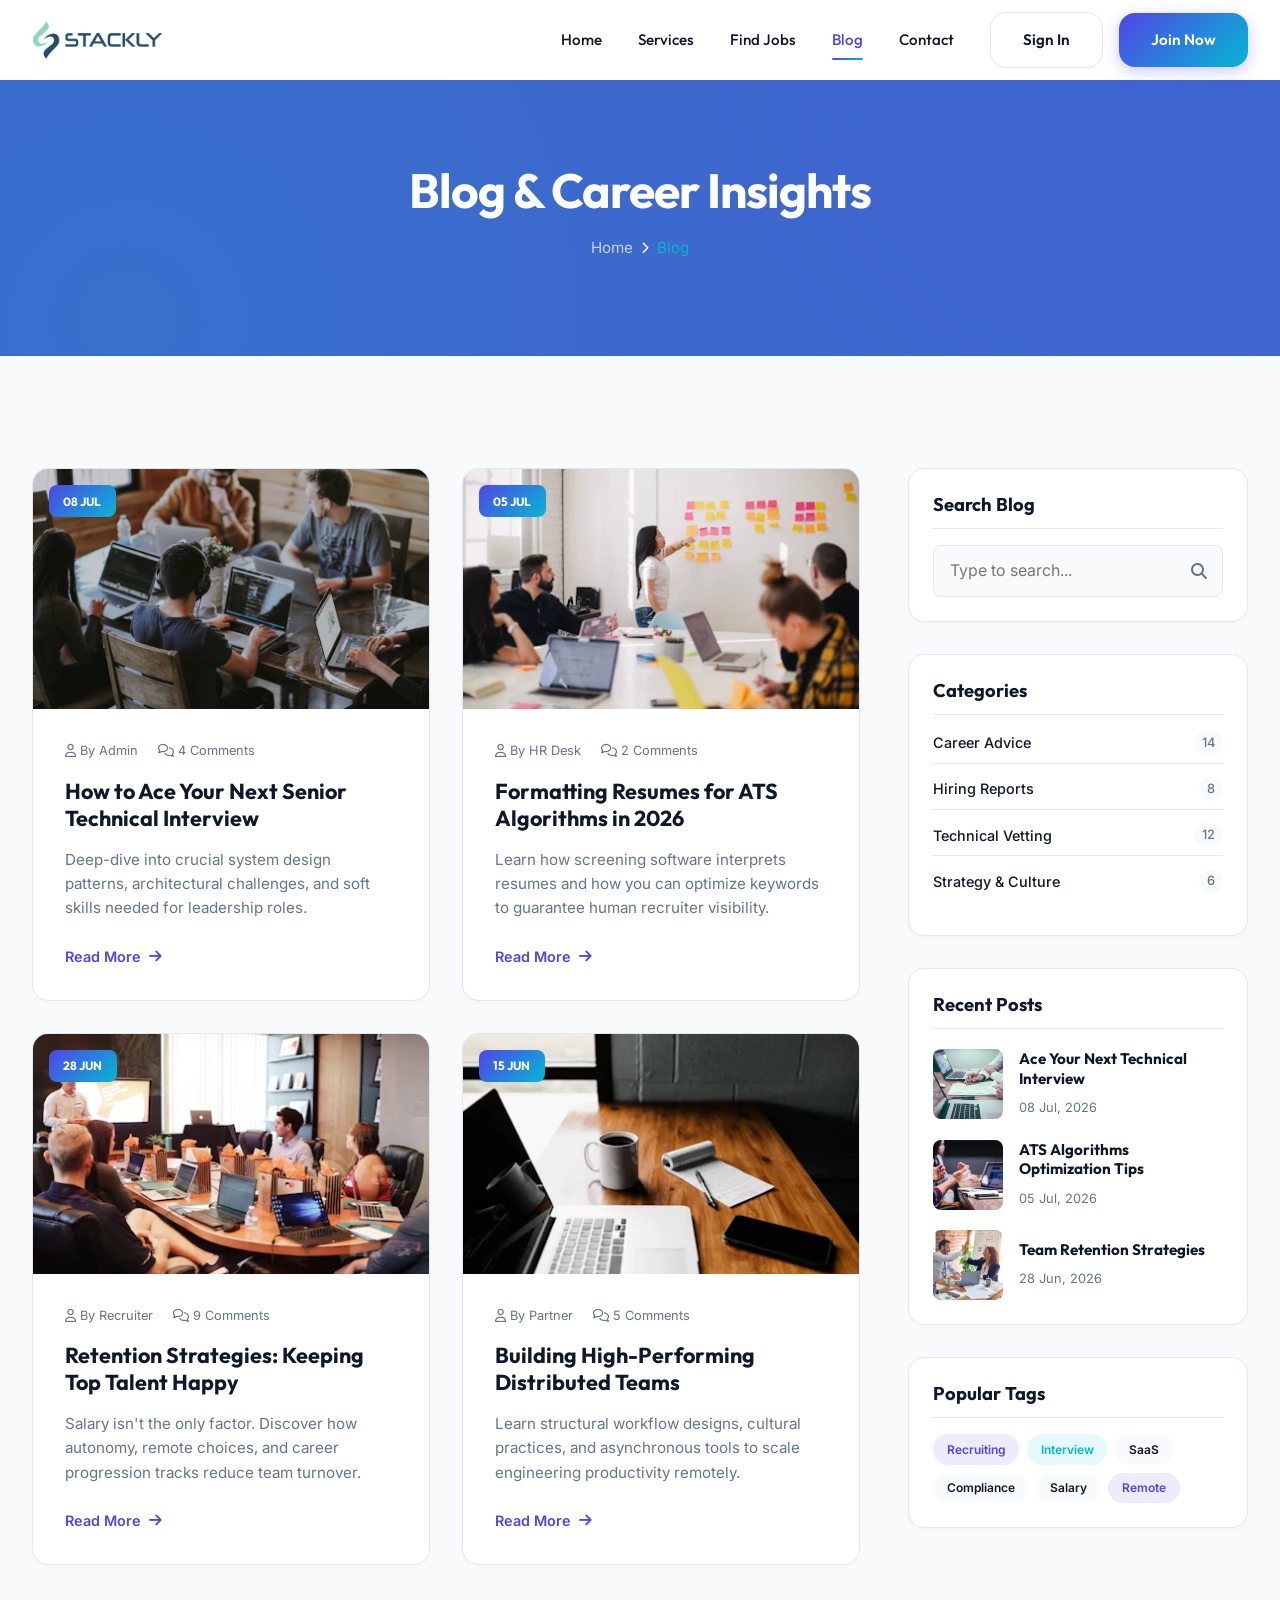
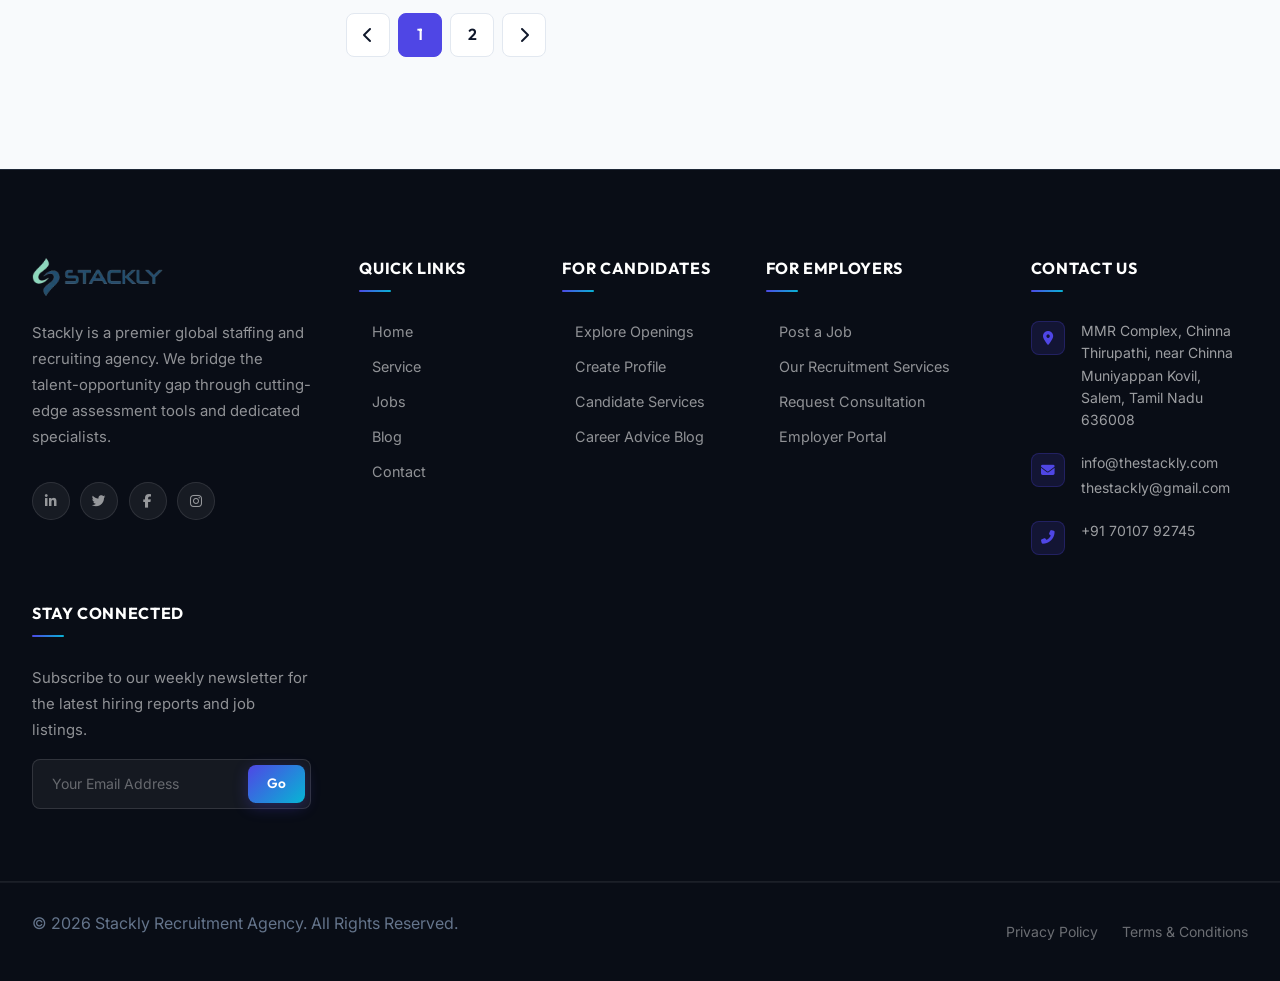
<file: Blog.html>
<!DOCTYPE html>
<html lang="en">
<head>
    <meta charset="UTF-8">
    <meta name="viewport" content="width=device-width, initial-scale=1.0">
    <meta name="description" content="Read recruitment insight articles, career development resources, and staffing trends on the Stackly Recruitment Agency blog.">
    <title>Blog & Career Insights - Stackly Recruiting Agency</title>
    <!-- Stylesheet -->
    <link rel="stylesheet" href="css/style.css">
    <!-- FontAwesome for Icons -->
    <link rel="stylesheet" href="https://cdnjs.cloudflare.com/ajax/libs/font-awesome/6.4.0/css/all.min.css">
</head>
<body>

    <!-- ==========================================================================
       HEADER / NAVIGATION
       ========================================================================== -->
    <header class="header">
        <div class="container">
            <a href="index.html" class="logo">
                <img src="images/logo.webp" alt="Stackly Logo">
            </a>
            
            <nav class="nav-menu">
                <a href="index.html" class="nav-link">Home</a>
                <a href="service.html" class="nav-link">Services</a>
                <a href="Project.html" class="nav-link">Find Jobs</a>
                <a href="Blog.html" class="nav-link active">Blog</a>
                <a href="Contact.html" class="nav-link">Contact</a>
                <div class="nav-actions">
                    <a href="signin.html" class="btn btn-secondary">Sign In</a>
                    <a href="signup.html" class="btn btn-primary">Join Now</a>
                </div>
            </nav>
            
            <button class="mobile-nav-toggle" aria-label="Toggle Navigation">
                <i class="fas fa-bars"></i>
            </button>
        </div>
    </header>

    <!-- ==========================================================================
       INNER HERO BANNER
       ========================================================================== -->
    <section class="inner-hero">
        <div class="container">
            <h1>Blog & Career Insights</h1>
            <div class="breadcrumbs">
                <a href="index.html">Home</a>
                <i class="fas fa-chevron-right" style="font-size: 0.75rem;"></i>
                <span>Blog</span>
            </div>
        </div>
    </section>

    <!-- ==========================================================================
       BLOG SECTION (GRID + SIDEBAR)
       ========================================================================== -->
    <section class="section-padding">
        <div class="container">
            <div class="grid" style="grid-template-columns: 1fr 340px; gap: 3rem; align-items: start;">
                
                <!-- Blog posts grid -->
                <main class="reveal reveal-left">
                    <div class="grid grid-2">
                        <!-- Post 1 -->
                        <div class="blog-card">
                            <div class="blog-img-box">
                                <img src="images/blog1.webp" alt="Interview tips">
                                <span class="blog-date-badge">08 JUL</span>
                            </div>
                            <div class="blog-content">
                                <div class="blog-meta">
                                    <span><i class="far fa-user"></i> By Admin</span>
                                    <span><i class="far fa-comments"></i> 4 Comments</span>
                                </div>
                                <h3><a href="404.html">How to Ace Your Next Senior Technical Interview</a></h3>
                                <p>Deep-dive into crucial system design patterns, architectural challenges, and soft skills needed for leadership roles.</p>
                                <a href="404.html" class="read-more-link">Read More <i class="fas fa-arrow-right"></i></a>
                            </div>
                        </div>

                        <!-- Post 2 -->
                        <div class="blog-card">
                            <div class="blog-img-box">
                                <img src="images/blog3.webp" alt="Resume writing">
                                <span class="blog-date-badge">05 JUL</span>
                            </div>
                            <div class="blog-content">
                                <div class="blog-meta">
                                    <span><i class="far fa-user"></i> By HR Desk</span>
                                    <span><i class="far fa-comments"></i> 2 Comments</span>
                                </div>
                                <h3><a href="404.html">Formatting Resumes for ATS Algorithms in 2026</a></h3>
                                <p>Learn how screening software interprets resumes and how you can optimize keywords to guarantee human recruiter visibility.</p>
                                <a href="404.html" class="read-more-link">Read More <i class="fas fa-arrow-right"></i></a>
                            </div>
                        </div>

                        <!-- Post 3 -->
                        <div class="blog-card">
                            <div class="blog-img-box">
                                <img src="images/blog4.webp" alt="Employer tips">
                                <span class="blog-date-badge">28 JUN</span>
                            </div>
                            <div class="blog-content">
                                <div class="blog-meta">
                                    <span><i class="far fa-user"></i> By Recruiter</span>
                                    <span><i class="far fa-comments"></i> 9 Comments</span>
                                </div>
                                <h3><a href="404.html">Retention Strategies: Keeping Top Talent Happy</a></h3>
                                <p>Salary isn't the only factor. Discover how autonomy, remote choices, and career progression tracks reduce team turnover.</p>
                                <a href="404.html" class="read-more-link">Read More <i class="fas fa-arrow-right"></i></a>
                            </div>
                        </div>

                        <!-- Post 4 -->
                        <div class="blog-card">
                            <div class="blog-img-box">
                                <img src="images/image1.webp" alt="Team scaling">
                                <span class="blog-date-badge">15 JUN</span>
                            </div>
                            <div class="blog-content">
                                <div class="blog-meta">
                                    <span><i class="far fa-user"></i> By Partner</span>
                                    <span><i class="far fa-comments"></i> 5 Comments</span>
                                </div>
                                <h3><a href="404.html">Building High-Performing Distributed Teams</a></h3>
                                <p>Learn structural workflow designs, cultural practices, and asynchronous tools to scale engineering productivity remotely.</p>
                                <a href="404.html" class="read-more-link">Read More <i class="fas fa-arrow-right"></i></a>
                            </div>
                        </div>
                    </div>

                    <!-- Pagination -->
                    <div class="pagination" style="margin-top: 3rem;">
                        <a href="404.html" class="pagination-item"><i class="fas fa-chevron-left"></i></a>
                        <a href="404.html" class="pagination-item active">1</a>
                        <a href="404.html" class="pagination-item">2</a>
                        <a href="404.html" class="pagination-item"><i class="fas fa-chevron-right"></i></a>
                    </div>
                </main>
                
                <!-- Sidebar -->
                <aside class="reveal reveal-right">
                    <!-- Search Widget -->
                    <div class="job-sidebar" style="margin-bottom: 2rem; padding: 1.5rem;">
                        <h4 class="widget-title" style="margin-bottom: 1rem;">Search Blog</h4>
                        <div class="search-input-box">
                            <input type="text" placeholder="Type to search...">
                            <i class="fas fa-search"></i>
                        </div>
                    </div>
                    
                    <!-- Categories -->
                    <div class="job-sidebar" style="margin-bottom: 2rem; padding: 1.5rem;">
                        <h4 class="widget-title" style="margin-bottom: 1rem;">Categories</h4>
                        <div class="filter-list">
                            <label class="filter-list-item" style="cursor: pointer; border-bottom: 1px solid var(--border-color); padding-bottom: 0.5rem;">
                                Career Advice
                                <span>14</span>
                            </label>
                            <label class="filter-list-item" style="cursor: pointer; border-bottom: 1px solid var(--border-color); padding-bottom: 0.5rem;">
                                Hiring Reports
                                <span>8</span>
                            </label>
                            <label class="filter-list-item" style="cursor: pointer; border-bottom: 1px solid var(--border-color); padding-bottom: 0.5rem;">
                                Technical Vetting
                                <span>12</span>
                            </label>
                            <label class="filter-list-item" style="cursor: pointer; padding-bottom: 0.25rem;">
                                Strategy & Culture
                                <span>6</span>
                            </label>
                        </div>
                    </div>
                    
                    <!-- Recent Posts -->
                    <div class="job-sidebar" style="margin-bottom: 2rem; padding: 1.5rem;">
                        <h4 class="widget-title" style="margin-bottom: 1.25rem;">Recent Posts</h4>
                        <div class="recent-post-item">
                            <img src="images/home4.webp" alt="Post thumbnail">
                            <div class="recent-post-info">
                                <h5><a href="#">Ace Your Next Technical Interview</a></h5>
                                <span>08 Jul, 2026</span>
                            </div>
                        </div>
                        <div class="recent-post-item">
                            <img src="images/home6.webp" alt="Post thumbnail">
                            <div class="recent-post-info">
                                <h5><a href="#">ATS Algorithms Optimization Tips</a></h5>
                                <span>05 Jul, 2026</span>
                            </div>
                        </div>
                        <div class="recent-post-item" style="margin-bottom: 0;">
                            <img src="images/home2.webp" alt="Post thumbnail">
                            <div class="recent-post-info">
                                <h5><a href="#">Team Retention Strategies</a></h5>
                                <span>28 Jun, 2026</span>
                            </div>
                        </div>
                    </div>

                    <!-- Tags -->
                    <div class="job-sidebar" style="padding: 1.5rem;">
                        <h4 class="widget-title" style="margin-bottom: 1rem;">Popular Tags</h4>
                        <div class="job-tags" style="margin-bottom: 0;">
                            <a href="404.html" class="badge badge-primary">Recruiting</a>
                            <a href="404.html" class="badge badge-secondary">Interview</a>
                            <a href="404.html" class="badge" style="background-color: var(--bg-main);">SaaS</a>
                            <a href="404.html" class="badge" style="background-color: var(--bg-main);">Compliance</a>
                            <a href="404.html" class="badge" style="background-color: var(--bg-main);">Salary</a>
                            <a href="404.html" class="badge badge-primary">Remote</a>
                        </div>
                    </div>
                </aside>
                
            </div>
        </div>
    </section>

    <!-- ==========================================================================
       FOOTER
       ========================================================================== -->
    <footer class="footer">
        <div class="footer-top">
            <div class="container">
                <div class="footer-grid">
                    <!-- Column 1: Info -->
                    <div>
                        <a href="index.html" class="footer-logo">
                            <img src="images/logo.webp" alt="Stackly Logo">
                        </a>
                        <p class="footer-desc">Stackly is a premier global staffing and recruiting agency. We bridge the talent-opportunity gap through cutting-edge assessment tools and dedicated specialists.</p>
                        <div class="footer-socials">
                            <a href="404.html" aria-label="Follow us on LinkedIn"><i class="fab fa-linkedin-in"></i></a>
                            <a href="404.html" aria-label="Follow us on Twitter"><i class="fab fa-twitter"></i></a>
                            <a href="404.html" aria-label="Follow us on Facebook"><i class="fab fa-facebook-f"></i></a>
                            <a href="404.html" aria-label="Follow us on Instagram"><i class="fab fa-instagram"></i></a>
                        </div>
                    </div>
                    <!-- Column 2: Quick Links -->
                     <div>
                        <h4 class="footer-title">Quick Links</h4>
                        <div class="footer-links">
                            <a href="index.html">Home</a>
                            <a href="service.html">Service</a>
                            <a href="Project.html">Jobs</a>
                            <a href="Blog.html">Blog</a>
                            <a href="Contact.html">Contact</a>
                        </div>
                    </div>


                    <div>
                        <h4 class="footer-title">For Candidates</h4>
                        <div class="footer-links">
                            <a href="Project.html">Explore Openings</a>
                            <a href="signup.html">Create Profile</a>
                            <a href="service.html">Candidate Services</a>
                            <a href="Blog.html">Career Advice Blog</a>
                        </div>
                    </div>
                    <!-- Column 3: Quick Links -->
                    <div>
                        <h4 class="footer-title">For Employers</h4>
                        <div class="footer-links">
                            <a href="signup.html">Post a Job</a>
                            <a href="service.html">Our Recruitment Services</a>
                            <a href="Contact.html">Request Consultation</a>
                            <a href="signin.html">Employer Portal</a>
                        </div>
                    </div>
                    <!-- Column 4: Contact Us -->
                    <div>
                        <h4 class="footer-title">Contact Us</h4>
                        <div class="footer-contact-list">
                            <div class="footer-contact-item">
                                <div class="footer-contact-icon">
                                    <i class="fas fa-map-marker-alt"></i>
                                </div>
                                <div class="footer-contact-text">
                                    <p>MMR Complex, Chinna Thirupathi, near Chinna Muniyappan Kovil, Salem, Tamil Nadu 636008</p>
                                </div>
                            </div>
                            <div class="footer-contact-item">
                                <div class="footer-contact-icon">
                                    <i class="fas fa-envelope"></i>
                                </div>
                                <div class="footer-contact-text">
                                    <a href="mailto:info@thestackly.com">info@thestackly.com</a>
                                    <a href="mailto:thestackly@gmail.com">thestackly@gmail.com</a>
                                </div>
                            </div>
                            <div class="footer-contact-item">
                                <div class="footer-contact-icon">
                                    <i class="fas fa-phone-alt"></i>
                                </div>
                                <div class="footer-contact-text">
                                    <a href="tel:+917010792745">+91 70107 92745</a>
                                </div>
                            </div>
                        </div>
                    </div>
                    <!-- Column 5: Newsletter -->
                    <div>
                        <h4 class="footer-title">Stay Connected</h4>
                        <p class="footer-desc" style="margin-bottom: 1rem;">Subscribe to our weekly newsletter for the latest hiring reports and job listings.</p>
                        <form id="newsletter-form" class="newsletter-form">
                            <div class="newsletter-input-group">
                                <input type="email" placeholder="Your Email Address" required>
                                <button type="submit" class="btn btn-primary" style="border-radius: var(--radius-sm);">Go</button>
                            </div>
                        </form>
                    </div>
                </div>
            </div>
        </div>
        
        <div class="footer-bottom">
            <div class="container flex-between">
                <p>&copy; 2026 Stackly Recruitment Agency. All Rights Reserved.</p>
                <div class="footer-bottom-links">
                    <a href="404.html">Privacy Policy</a>
                    <a href="404.html">Terms & Conditions</a>
                </div>
            </div>
        </div>
    </footer>


    <!-- Script file -->
    <script src="js/script.js"></script>
</body>
</html>
</file>
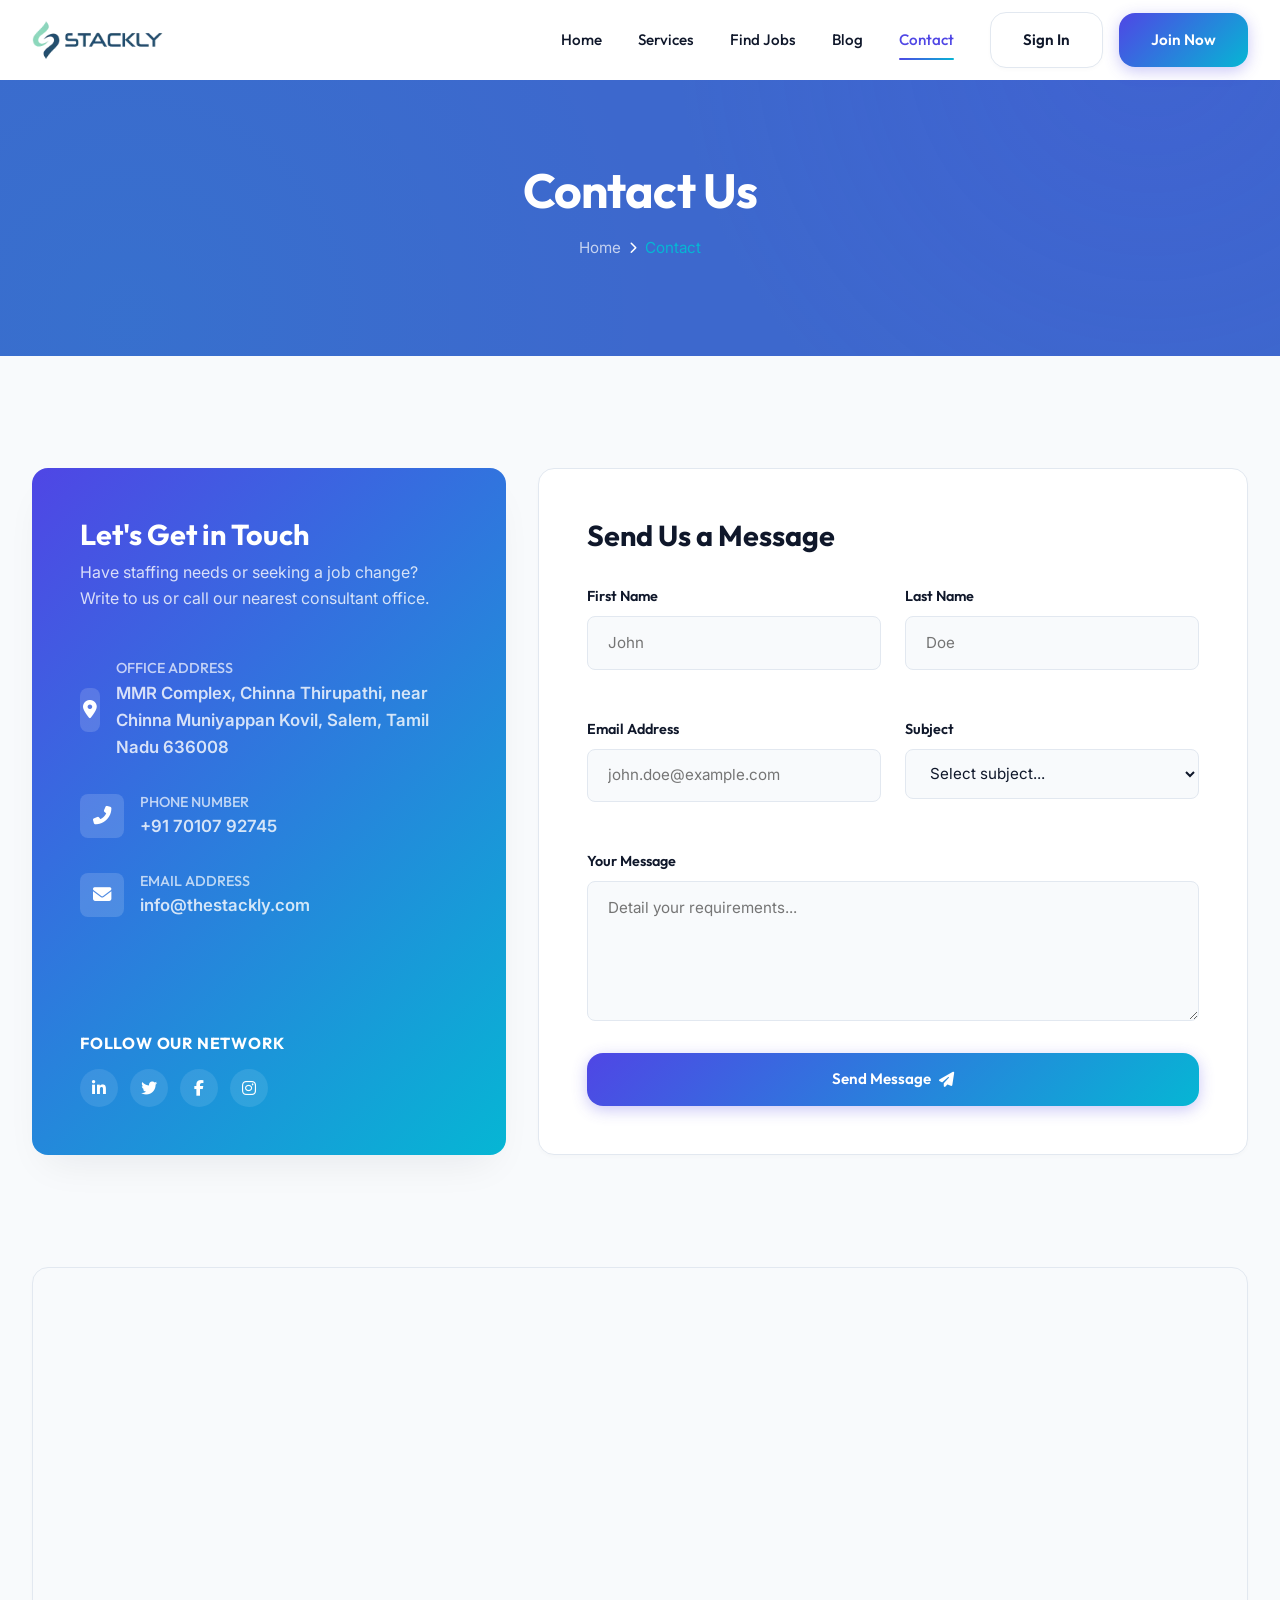
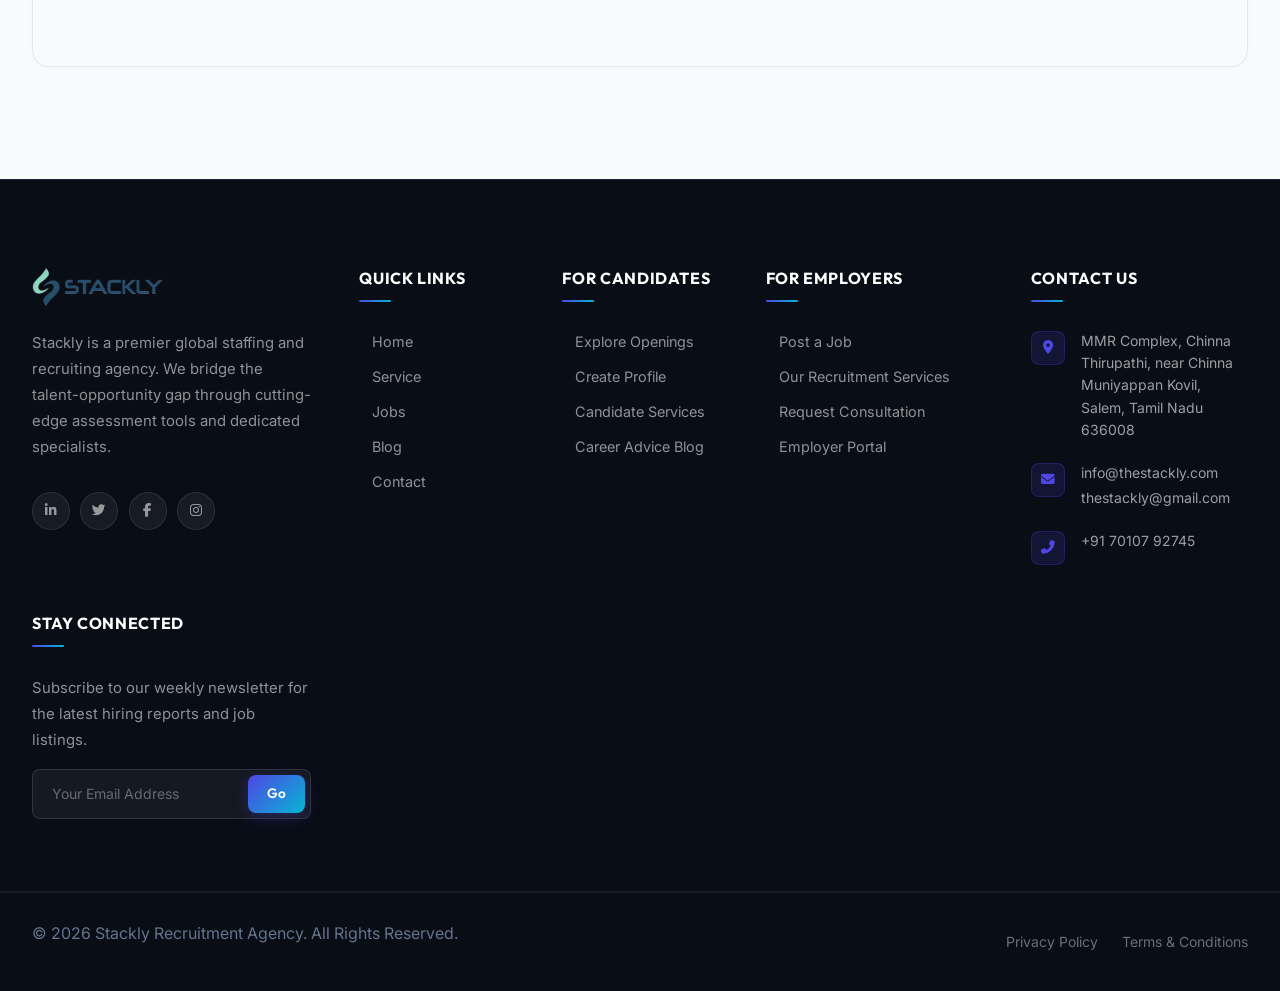
<file: Contact.html>
<!DOCTYPE html>
<html lang="en">
<head>
    <meta charset="UTF-8">
    <meta name="viewport" content="width=device-width, initial-scale=1.0">
    <meta name="description" content="Get in touch with Stackly Recruiting Agency. Find our phone number, address, and online query form.">
    <title>Contact Us - Stackly Recruiting Agency</title>
    <!-- Stylesheet -->
    <link rel="stylesheet" href="css/style.css">
    <!-- FontAwesome for Icons -->
    <link rel="stylesheet" href="https://cdnjs.cloudflare.com/ajax/libs/font-awesome/6.4.0/css/all.min.css">
</head>
<body>

    <!-- ==========================================================================
       HEADER / NAVIGATION
       ========================================================================== -->
    <header class="header">
        <div class="container">
            <a href="index.html" class="logo">
                <img src="images/logo.webp" alt="Stackly Logo">
            </a>
            
            <nav class="nav-menu">
                <a href="index.html" class="nav-link">Home</a>
                <a href="service.html" class="nav-link">Services</a>
                <a href="Project.html" class="nav-link">Find Jobs</a>
                <a href="Blog.html" class="nav-link">Blog</a>
                <a href="Contact.html" class="nav-link active">Contact</a>
                <div class="nav-actions">
                    <a href="signin.html" class="btn btn-secondary">Sign In</a>
                    <a href="signup.html" class="btn btn-primary">Join Now</a>
                </div>
            </nav>
            
            <button class="mobile-nav-toggle" aria-label="Toggle Navigation">
                <i class="fas fa-bars"></i>
            </button>
        </div>
    </header>

    <!-- ==========================================================================
       INNER HERO BANNER
       ========================================================================== -->
    <section class="inner-hero">
        <div class="container">
            <h1>Contact Us</h1>
            <div class="breadcrumbs">
                <a href="index.html">Home</a>
                <i class="fas fa-chevron-right" style="font-size: 0.75rem;"></i>
                <span>Contact</span>
            </div>
        </div>
    </section>

    <!-- ==========================================================================
       CONTACT GRID (INFO + FORM)
       ========================================================================== -->
    <section class="section-padding">
        <div class="container">
            <div class="grid contact-grid">
                
                <!-- Info Panel -->
                <div class="contact-info-panel reveal reveal-left">
                    <div>
                        <h3>Let's Get in Touch</h3>
                        <p style="margin-top: 0.5rem;">Have staffing needs or seeking a job change? Write to us or call our nearest consultant office.</p>
                        
                        <div class="contact-info-list">
                            <div class="contact-info-item">
                                <i class="fas fa-map-marker-alt"></i>
                                <div class="contact-info-text">
                                    <h5>Office Address</h5>
                                    <p>MMR Complex, Chinna Thirupathi, near Chinna Muniyappan Kovil, Salem, Tamil Nadu 636008</p>
                                </div>
                            </div>
                            
                            <div class="contact-info-item">
                                <i class="fas fa-phone-alt"></i>
                                <div class="contact-info-text">
                                    <h5>Phone Number</h5>
                                    <p>+91 70107 92745</p>
                                </div>
                            </div>
                            
                            <div class="contact-info-item">
                                <i class="fas fa-envelope"></i>
                                <div class="contact-info-text">
                                    <h5>Email Address</h5>
                                    <p>info@thestackly.com</p>
                                </div>
                            </div>
                        </div>
                    </div>
                    
                    <div>
                        <h4 style="color: #ffffff; font-size: 1rem; text-transform: uppercase; margin-bottom: 1rem; letter-spacing: 0.05em;">Follow Our Network</h4>
                        <div class="contact-socials">
                            <a href="#" aria-label="LinkedIn"><i class="fab fa-linkedin-in"></i></a>
                            <a href="#" aria-label="Twitter"><i class="fab fa-twitter"></i></a>
                            <a href="#" aria-label="Facebook"><i class="fab fa-facebook-f"></i></a>
                            <a href="#" aria-label="Instagram"><i class="fab fa-instagram"></i></a>
                        </div>
                    </div>
                </div>

                <!-- Form Panel -->
                <div class="contact-form-panel reveal reveal-right">
                    <h3 style="margin-bottom: 2rem;">Send Us a Message</h3>
                    
                    <form id="contact-form">
                        <div class="form-group-row">
                            <div class="form-group">
                                <label for="first-name">First Name</label>
                                <input type="text" id="first-name" class="form-control" placeholder="John" required>
                            </div>
                            <div class="form-group">
                                <label for="last-name">Last Name</label>
                                <input type="text" id="last-name" class="form-control" placeholder="Doe" required>
                            </div>
                        </div>
                        
                        <div class="form-group-row">
                            <div class="form-group">
                                <label for="email">Email Address</label>
                                <input type="email" id="email" class="form-control" placeholder="john.doe@example.com" required>
                            </div>
                            <div class="form-group">
                                <label for="subject">Subject</label>
                                <select id="subject" class="form-control" required style="cursor: pointer;">
                                    <option value="" disabled selected>Select subject...</option>
                                    <option value="hiring">Hiring Talent (Employer)</option>
                                    <option value="jobs">Finding a Job (Candidate)</option>
                                    <option value="partnership">Strategic Partnership</option>
                                    <option value="general">General Queries</option>
                                </select>
                            </div>
                        </div>
                        
                        <div class="form-group">
                            <label for="message">Your Message</label>
                            <textarea id="message" class="form-control" placeholder="Detail your requirements..." required></textarea>
                        </div>
                        
                        <button type="submit" class="btn btn-primary" style="width: 100%;">Send Message <i class="fas fa-paper-plane"></i></button>
                    </form>
                </div>
                
            </div>
        </div>
    </section>

    <!-- ==========================================================================
       MAP EMBED SECTION
       ========================================================================== -->
    <section class="container reveal reveal-up" style="margin-bottom: 7rem;">
        <div class="map-container">
            <iframe 
                src="https://www.google.com/maps/embed?pb=!1m18!1m12!1m3!1d3912.842543614407!2d78.1394!3d11.6585!2m3!1f0!2f0!3f0!3m2!1i1024!2i768!4f13.1!3m3!1m2!1s0x3babf1a6bc9f2d8f%3A0x400af0f6613e450!2sSalem%2C%20Tamil%20Nadu%2C%20India!5e0!3m2!1sen!2sin!4v1720500000000!5m2!1sen!2sin"
                allow="fullscreen"
                allowfullscreen="" 
                loading="lazy" 
                referrerpolicy="no-referrer-when-downgrade"
                title="Stackly Office - Salem, Tamil Nadu">
            </iframe>
        </div>
    </section>

    <!-- ==========================================================================
       FOOTER
       ========================================================================== -->
    <footer class="footer">
        <div class="footer-top">
            <div class="container">
                <div class="footer-grid">
                    <!-- Column 1: Info -->
                    <div>
                        <a href="index.html" class="footer-logo">
                            <img src="images/logo.webp" alt="Stackly Logo">
                        </a>
                        <p class="footer-desc">Stackly is a premier global staffing and recruiting agency. We bridge the talent-opportunity gap through cutting-edge assessment tools and dedicated specialists.</p>
                        <div class="footer-socials">
                            <a href="404.html" aria-label="Follow us on LinkedIn"><i class="fab fa-linkedin-in"></i></a>
                            <a href="404.html" aria-label="Follow us on Twitter"><i class="fab fa-twitter"></i></a>
                            <a href="404.html" aria-label="Follow us on Facebook"><i class="fab fa-facebook-f"></i></a>
                            <a href="404.html" aria-label="Follow us on Instagram"><i class="fab fa-instagram"></i></a>
                        </div>
                    </div>
                    <!-- Column 2: Quick Links -->
                     <div>
                        <h4 class="footer-title">Quick Links</h4>
                        <div class="footer-links">
                            <a href="index.html">Home</a>
                            <a href="service.html">Service</a>
                            <a href="Project.html">Jobs</a>
                            <a href="Blog.html">Blog</a>
                            <a href="Contact.html">Contact</a>
                        </div>
                    </div>


                    <div>
                        <h4 class="footer-title">For Candidates</h4>
                        <div class="footer-links">
                            <a href="Project.html">Explore Openings</a>
                            <a href="signup.html">Create Profile</a>
                            <a href="service.html">Candidate Services</a>
                            <a href="Blog.html">Career Advice Blog</a>
                        </div>
                    </div>
                    <!-- Column 3: Quick Links -->
                    <div>
                        <h4 class="footer-title">For Employers</h4>
                        <div class="footer-links">
                            <a href="signup.html">Post a Job</a>
                            <a href="service.html">Our Recruitment Services</a>
                            <a href="Contact.html">Request Consultation</a>
                            <a href="signin.html">Employer Portal</a>
                        </div>
                    </div>
                    <!-- Column 4: Contact Us -->
                    <div>
                        <h4 class="footer-title">Contact Us</h4>
                        <div class="footer-contact-list">
                            <div class="footer-contact-item">
                                <div class="footer-contact-icon">
                                    <i class="fas fa-map-marker-alt"></i>
                                </div>
                                <div class="footer-contact-text">
                                    <p>MMR Complex, Chinna Thirupathi, near Chinna Muniyappan Kovil, Salem, Tamil Nadu 636008</p>
                                </div>
                            </div>
                            <div class="footer-contact-item">
                                <div class="footer-contact-icon">
                                    <i class="fas fa-envelope"></i>
                                </div>
                                <div class="footer-contact-text">
                                    <a href="mailto:info@thestackly.com">info@thestackly.com</a>
                                    <a href="mailto:thestackly@gmail.com">thestackly@gmail.com</a>
                                </div>
                            </div>
                            <div class="footer-contact-item">
                                <div class="footer-contact-icon">
                                    <i class="fas fa-phone-alt"></i>
                                </div>
                                <div class="footer-contact-text">
                                    <a href="tel:+917010792745">+91 70107 92745</a>
                                </div>
                            </div>
                        </div>
                    </div>
                    <!-- Column 5: Newsletter -->
                    <div>
                        <h4 class="footer-title">Stay Connected</h4>
                        <p class="footer-desc" style="margin-bottom: 1rem;">Subscribe to our weekly newsletter for the latest hiring reports and job listings.</p>
                        <form id="newsletter-form" class="newsletter-form">
                            <div class="newsletter-input-group">
                                <input type="email" placeholder="Your Email Address" required>
                                <button type="submit" class="btn btn-primary" style="border-radius: var(--radius-sm);">Go</button>
                            </div>
                        </form>
                    </div>
                </div>
            </div>
        </div>
        
        <div class="footer-bottom">
            <div class="container flex-between">
                <p>&copy; 2026 Stackly Recruitment Agency. All Rights Reserved.</p>
                <div class="footer-bottom-links">
                    <a href="404.html">Privacy Policy</a>
                    <a href="404.html">Terms & Conditions</a>
                </div>
            </div>
        </div>
    </footer>


    <!-- Script file -->
    <script src="js/script.js"></script>
</body>
</html>
</file>
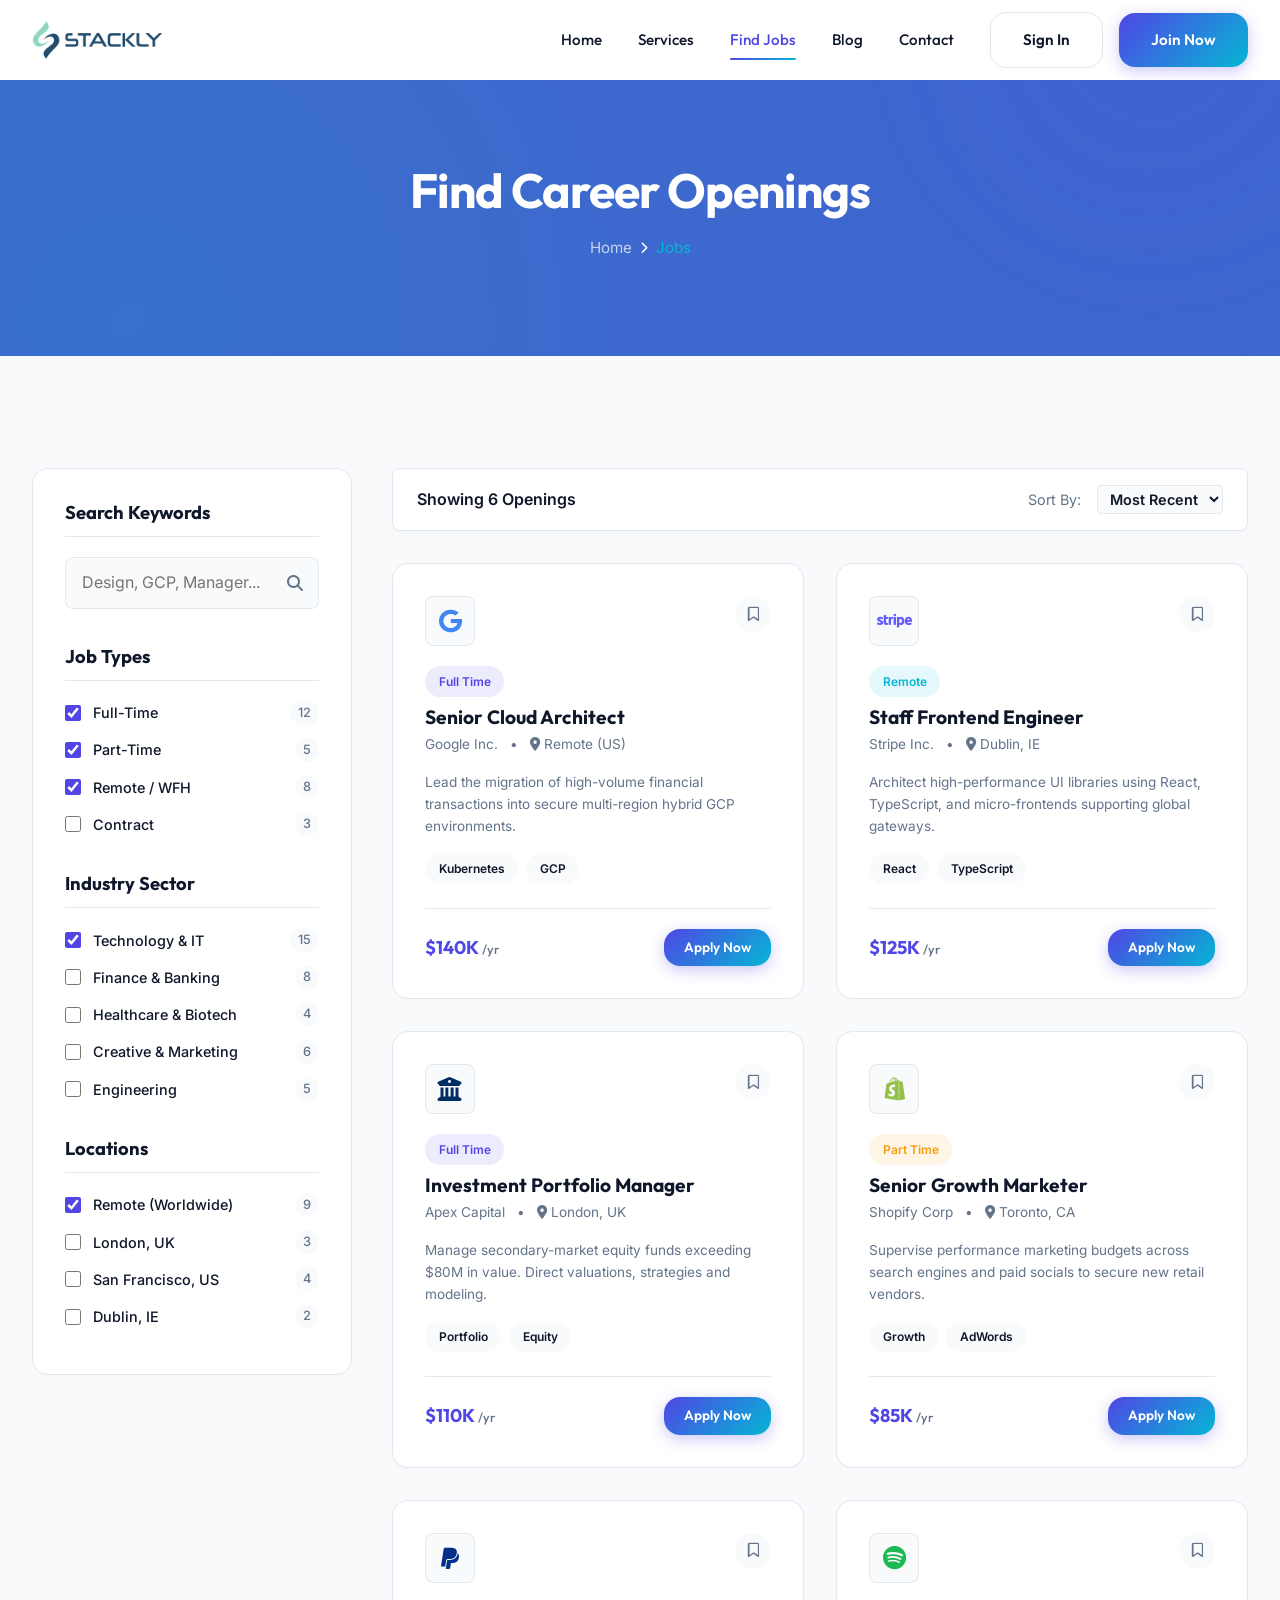
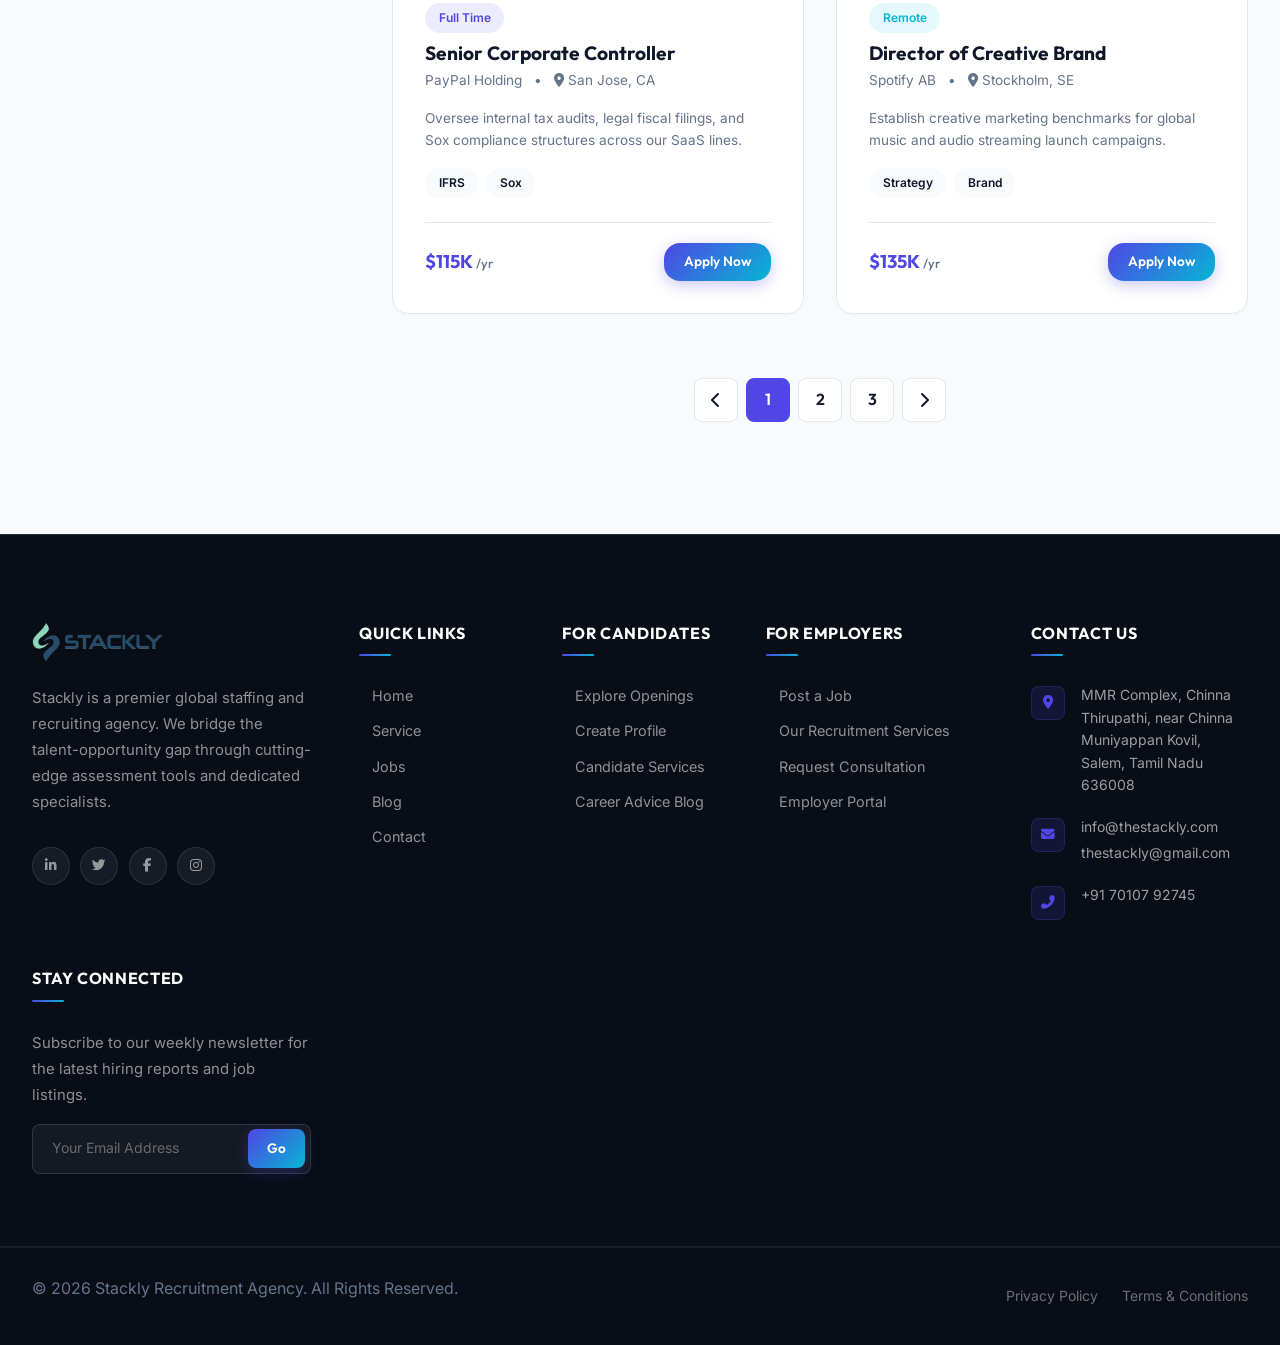
<file: Project.html>
<!DOCTYPE html>
<html lang="en">
<head>
    <meta charset="UTF-8">
    <meta name="viewport" content="width=device-width, initial-scale=1.0">
    <meta name="description" content="Browse high-salary, premium job openings with Stackly Recruitment Agency. Filter by location, sector, and job type.">
    <title>Find Jobs - Stackly Recruiting Agency</title>
    <!-- Stylesheet -->
    <link rel="stylesheet" href="css/style.css">
    <!-- FontAwesome for Icons -->
    <link rel="stylesheet" href="https://cdnjs.cloudflare.com/ajax/libs/font-awesome/6.4.0/css/all.min.css">
</head>
<body>

    <!-- ==========================================================================
       HEADER / NAVIGATION
       ========================================================================== -->
    <header class="header">
        <div class="container">
            <a href="index.html" class="logo">
                <img src="images/logo.webp" alt="Stackly Logo">
            </a>
            
            <nav class="nav-menu">
                <a href="index.html" class="nav-link">Home</a>
                <a href="service.html" class="nav-link">Services</a>
                <a href="Project.html" class="nav-link active">Find Jobs</a>
                <a href="Blog.html" class="nav-link">Blog</a>
                <a href="Contact.html" class="nav-link">Contact</a>
                <div class="nav-actions">
                    <a href="signin.html" class="btn btn-secondary">Sign In</a>
                    <a href="signup.html" class="btn btn-primary">Join Now</a>
                </div>
            </nav>
            
            <button class="mobile-nav-toggle" aria-label="Toggle Navigation">
                <i class="fas fa-bars"></i>
            </button>
        </div>
    </header>

    <!-- ==========================================================================
       INNER HERO BANNER
       ========================================================================== -->
    <section class="inner-hero">
        <div class="container">
            <h1>Find Career Openings</h1>
            <div class="breadcrumbs">
                <a href="index.html">Home</a>
                <i class="fas fa-chevron-right" style="font-size: 0.75rem;"></i>
                <span>Jobs</span>
            </div>
        </div>
    </section>

    <!-- ==========================================================================
       JOB BOARD SECTION (SIDEBAR + CONTENT GRID)
       ========================================================================== -->
    <section class="section-padding">
        <div class="container">
            <div class="grid" style="grid-template-columns: 320px 1fr; gap: 2.5rem; align-items: start;">
                
                <!-- Sidebar Filters -->
                <aside class="job-sidebar reveal reveal-left">
                    <div class="sidebar-widget">
                        <h4 class="widget-title">Search Keywords</h4>
                        <div class="search-input-box">
                            <input type="text" placeholder="Design, GCP, Manager...">
                            <i class="fas fa-search"></i>
                        </div>
                    </div>
                    
                    <div class="sidebar-widget">
                        <h4 class="widget-title">Job Types</h4>
                        <div class="filter-list">
                            <label class="filter-list-item">
                                <input type="checkbox" checked> Full-Time
                                <span>12</span>
                            </label>
                            <label class="filter-list-item">
                                <input type="checkbox" checked> Part-Time
                                <span>5</span>
                            </label>
                            <label class="filter-list-item">
                                <input type="checkbox" checked> Remote / WFH
                                <span>8</span>
                            </label>
                            <label class="filter-list-item">
                                <input type="checkbox"> Contract
                                <span>3</span>
                            </label>
                        </div>
                    </div>
                    
                    <div class="sidebar-widget">
                        <h4 class="widget-title">Industry Sector</h4>
                        <div class="filter-list">
                            <label class="filter-list-item">
                                <input type="checkbox" checked> Technology & IT
                                <span>15</span>
                            </label>
                            <label class="filter-list-item">
                                <input type="checkbox"> Finance & Banking
                                <span>8</span>
                            </label>
                            <label class="filter-list-item">
                                <input type="checkbox"> Healthcare & Biotech
                                <span>4</span>
                            </label>
                            <label class="filter-list-item">
                                <input type="checkbox"> Creative & Marketing
                                <span>6</span>
                            </label>
                            <label class="filter-list-item">
                                <input type="checkbox"> Engineering
                                <span>5</span>
                            </label>
                        </div>
                    </div>
                    
                    <div class="sidebar-widget">
                        <h4 class="widget-title">Locations</h4>
                        <div class="filter-list">
                            <label class="filter-list-item">
                                <input type="checkbox" checked> Remote (Worldwide)
                                <span>9</span>
                            </label>
                            <label class="filter-list-item">
                                <input type="checkbox"> London, UK
                                <span>3</span>
                            </label>
                            <label class="filter-list-item">
                                <input type="checkbox"> San Francisco, US
                                <span>4</span>
                            </label>
                            <label class="filter-list-item">
                                <input type="checkbox"> Dublin, IE
                                <span>2</span>
                            </label>
                        </div>
                    </div>
                </aside>

                <!-- Job Listings -->
                <main class="reveal reveal-right">
                    
                    <!-- Listings Header Top Bar -->
                    <div class="flex-between" style="background-color: var(--bg-card); padding: 1rem 1.5rem; border: 1px solid var(--border-color); border-radius: var(--radius-sm); margin-bottom: 2rem; box-shadow: var(--shadow-sm);">
                        <p style="margin-bottom: 0; font-weight: 600; color: var(--text-main);">Showing 6 Openings</p>
                        <div class="flex">
                            <span style="font-size: 0.9rem; color: var(--text-muted);">Sort By:</span>
                            <select style="font-size: 0.9rem; font-weight: 600; color: var(--text-main); border: 1px solid var(--border-color); border-radius: 4px; padding: 0.25rem 0.5rem; background-color: var(--bg-main); cursor: pointer;">
                                <option>Most Recent</option>
                                <option>High Salary</option>
                                <option>Job Type</option>
                            </select>
                        </div>
                    </div>
                    
                    <!-- Job Grid -->
                    <div class="grid grid-2">
                        <!-- Card 1 -->
                        <div class="job-card" data-category="tech">
                            <div>
                                <div class="job-card-header">
                                    <div class="company-logo-box">
                                        <i class="fab fa-google" style="color: #4285F4; font-size: 1.5rem;"></i>
                                    </div>
                                    <button class="bookmark-btn" aria-label="Bookmark job">
                                        <i class="far fa-bookmark"></i>
                                    </button>
                                </div>
                                <div class="job-details">
                                    <span class="badge badge-primary">Full Time</span>
                                    <h4 style="margin-top: 0.5rem;"><a href="#">Senior Cloud Architect</a></h4>
                                    <div class="company-meta">
                                        <span>Google Inc.</span>
                                        <span>&bull;</span>
                                        <span><i class="fas fa-map-marker-alt"></i> Remote (US)</span>
                                    </div>
                                </div>
                                <p style="font-size: 0.85rem; margin-top: 0.5rem;">Lead the migration of high-volume financial transactions into secure multi-region hybrid GCP environments.</p>
                                <div class="job-tags">
                                    <span class="badge" style="background-color: var(--bg-main);">Kubernetes</span>
                                    <span class="badge" style="background-color: var(--bg-main);">GCP</span>
                                </div>
                            </div>
                            <div class="job-card-footer">
                                <div class="job-salary">$140K <span>/yr</span></div>
                                <button class="btn btn-primary btn-apply" style="padding: 0.5rem 1.25rem; font-size: 0.85rem;">Apply Now</button>
                            </div>
                        </div>

                        <!-- Card 2 -->
                        <div class="job-card" data-category="tech">
                            <div>
                                <div class="job-card-header">
                                    <div class="company-logo-box">
                                        <i class="fab fa-stripe" style="color: #635BFF; font-size: 1.75rem;"></i>
                                    </div>
                                    <button class="bookmark-btn" aria-label="Bookmark job">
                                        <i class="far fa-bookmark"></i>
                                    </button>
                                </div>
                                <div class="job-details">
                                    <span class="badge badge-secondary">Remote</span>
                                    <h4 style="margin-top: 0.5rem;"><a href="#">Staff Frontend Engineer</a></h4>
                                    <div class="company-meta">
                                        <span>Stripe Inc.</span>
                                        <span>&bull;</span>
                                        <span><i class="fas fa-map-marker-alt"></i> Dublin, IE</span>
                                    </div>
                                </div>
                                <p style="font-size: 0.85rem; margin-top: 0.5rem;">Architect high-performance UI libraries using React, TypeScript, and micro-frontends supporting global gateways.</p>
                                <div class="job-tags">
                                    <span class="badge" style="background-color: var(--bg-main);">React</span>
                                    <span class="badge" style="background-color: var(--bg-main);">TypeScript</span>
                                </div>
                            </div>
                            <div class="job-card-footer">
                                <div class="job-salary">$125K <span>/yr</span></div>
                                <button class="btn btn-primary btn-apply" style="padding: 0.5rem 1.25rem; font-size: 0.85rem;">Apply Now</button>
                            </div>
                        </div>

                        <!-- Card 3 -->
                        <div class="job-card" data-category="finance">
                            <div>
                                <div class="job-card-header">
                                    <div class="company-logo-box">
                                        <i class="fas fa-building-columns" style="color: #002D62; font-size: 1.5rem;"></i>
                                    </div>
                                    <button class="bookmark-btn" aria-label="Bookmark job">
                                        <i class="far fa-bookmark"></i>
                                    </button>
                                </div>
                                <div class="job-details">
                                    <span class="badge badge-primary">Full Time</span>
                                    <h4 style="margin-top: 0.5rem;"><a href="#">Investment Portfolio Manager</a></h4>
                                    <div class="company-meta">
                                        <span>Apex Capital</span>
                                        <span>&bull;</span>
                                        <span><i class="fas fa-map-marker-alt"></i> London, UK</span>
                                    </div>
                                </div>
                                <p style="font-size: 0.85rem; margin-top: 0.5rem;">Manage secondary-market equity funds exceeding $80M in value. Direct valuations, strategies and modeling.</p>
                                <div class="job-tags">
                                    <span class="badge" style="background-color: var(--bg-main);">Portfolio</span>
                                    <span class="badge" style="background-color: var(--bg-main);">Equity</span>
                                </div>
                            </div>
                            <div class="job-card-footer">
                                <div class="job-salary">$110K <span>/yr</span></div>
                                <button class="btn btn-primary btn-apply" style="padding: 0.5rem 1.25rem; font-size: 0.85rem;">Apply Now</button>
                            </div>
                        </div>

                        <!-- Card 4 -->
                        <div class="job-card" data-category="marketing">
                            <div>
                                <div class="job-card-header">
                                    <div class="company-logo-box">
                                        <i class="fab fa-shopify" style="color: #96bf48; font-size: 1.5rem;"></i>
                                    </div>
                                    <button class="bookmark-btn" aria-label="Bookmark job">
                                        <i class="far fa-bookmark"></i>
                                    </button>
                                </div>
                                <div class="job-details">
                                    <span class="badge badge-warning">Part Time</span>
                                    <h4 style="margin-top: 0.5rem;"><a href="#">Senior Growth Marketer</a></h4>
                                    <div class="company-meta">
                                        <span>Shopify Corp</span>
                                        <span>&bull;</span>
                                        <span><i class="fas fa-map-marker-alt"></i> Toronto, CA</span>
                                    </div>
                                </div>
                                <p style="font-size: 0.85rem; margin-top: 0.5rem;">Supervise performance marketing budgets across search engines and paid socials to secure new retail vendors.</p>
                                <div class="job-tags">
                                    <span class="badge" style="background-color: var(--bg-main);">Growth</span>
                                    <span class="badge" style="background-color: var(--bg-main);">AdWords</span>
                                </div>
                            </div>
                            <div class="job-card-footer">
                                <div class="job-salary">$85K <span>/yr</span></div>
                                <button class="btn btn-primary btn-apply" style="padding: 0.5rem 1.25rem; font-size: 0.85rem;">Apply Now</button>
                            </div>
                        </div>

                        <!-- Card 5 -->
                        <div class="job-card" data-category="finance">
                            <div>
                                <div class="job-card-header">
                                    <div class="company-logo-box">
                                        <i class="fab fa-paypal" style="color: #003087; font-size: 1.5rem;"></i>
                                    </div>
                                    <button class="bookmark-btn" aria-label="Bookmark job">
                                        <i class="far fa-bookmark"></i>
                                    </button>
                                </div>
                                <div class="job-details">
                                    <span class="badge badge-primary">Full Time</span>
                                    <h4 style="margin-top: 0.5rem;"><a href="#">Senior Corporate Controller</a></h4>
                                    <div class="company-meta">
                                        <span>PayPal Holding</span>
                                        <span>&bull;</span>
                                        <span><i class="fas fa-map-marker-alt"></i> San Jose, CA</span>
                                    </div>
                                </div>
                                <p style="font-size: 0.85rem; margin-top: 0.5rem;">Oversee internal tax audits, legal fiscal filings, and Sox compliance structures across our SaaS lines.</p>
                                <div class="job-tags">
                                    <span class="badge" style="background-color: var(--bg-main);">IFRS</span>
                                    <span class="badge" style="background-color: var(--bg-main);">Sox</span>
                                </div>
                            </div>
                            <div class="job-card-footer">
                                <div class="job-salary">$115K <span>/yr</span></div>
                                <button class="btn btn-primary btn-apply" style="padding: 0.5rem 1.25rem; font-size: 0.85rem;">Apply Now</button>
                            </div>
                        </div>

                        <!-- Card 6 -->
                        <div class="job-card" data-category="marketing">
                            <div>
                                <div class="job-card-header">
                                    <div class="company-logo-box">
                                        <i class="fab fa-spotify" style="color: #1DB954; font-size: 1.5rem;"></i>
                                    </div>
                                    <button class="bookmark-btn" aria-label="Bookmark job">
                                        <i class="far fa-bookmark"></i>
                                    </button>
                                </div>
                                <div class="job-details">
                                    <span class="badge badge-secondary">Remote</span>
                                    <h4 style="margin-top: 0.5rem;"><a href="#">Director of Creative Brand</a></h4>
                                    <div class="company-meta">
                                        <span>Spotify AB</span>
                                        <span>&bull;</span>
                                        <span><i class="fas fa-map-marker-alt"></i> Stockholm, SE</span>
                                    </div>
                                </div>
                                <p style="font-size: 0.85rem; margin-top: 0.5rem;">Establish creative marketing benchmarks for global music and audio streaming launch campaigns.</p>
                                <div class="job-tags">
                                    <span class="badge" style="background-color: var(--bg-main);">Strategy</span>
                                    <span class="badge" style="background-color: var(--bg-main);">Brand</span>
                                </div>
                            </div>
                            <div class="job-card-footer">
                                <div class="job-salary">$135K <span>/yr</span></div>
                                <button class="btn btn-primary btn-apply" style="padding: 0.5rem 1.25rem; font-size: 0.85rem;">Apply Now</button>
                            </div>
                        </div>
                    </div>

                    <!-- Pagination -->
                    <div class="pagination">
                        <a href="#" class="pagination-item"><i class="fas fa-chevron-left"></i></a>
                        <a href="#" class="pagination-item active">1</a>
                        <a href="#" class="pagination-item">2</a>
                        <a href="#" class="pagination-item">3</a>
                        <a href="#" class="pagination-item"><i class="fas fa-chevron-right"></i></a>
                    </div>

                </main>
            </div>
        </div>
    </section>

    <!-- ==========================================================================
       FOOTER
       ========================================================================== -->
    <footer class="footer">
        <div class="footer-top">
            <div class="container">
                <div class="footer-grid">
                    <!-- Column 1: Info -->
                    <div>
                        <a href="index.html" class="footer-logo">
                            <img src="images/logo.webp" alt="Stackly Logo">
                        </a>
                        <p class="footer-desc">Stackly is a premier global staffing and recruiting agency. We bridge the talent-opportunity gap through cutting-edge assessment tools and dedicated specialists.</p>
                        <div class="footer-socials">
                            <a href="404.html" aria-label="Follow us on LinkedIn"><i class="fab fa-linkedin-in"></i></a>
                            <a href="404.html" aria-label="Follow us on Twitter"><i class="fab fa-twitter"></i></a>
                            <a href="404.html" aria-label="Follow us on Facebook"><i class="fab fa-facebook-f"></i></a>
                            <a href="404.html" aria-label="Follow us on Instagram"><i class="fab fa-instagram"></i></a>
                        </div>
                    </div>
                    <!-- Column 2: Quick Links -->
                     <div>
                        <h4 class="footer-title">Quick Links</h4>
                        <div class="footer-links">
                            <a href="index.html">Home</a>
                            <a href="service.html">Service</a>
                            <a href="Project.html">Jobs</a>
                            <a href="Blog.html">Blog</a>
                            <a href="Contact.html">Contact</a>
                        </div>
                    </div>


                    <div>
                        <h4 class="footer-title">For Candidates</h4>
                        <div class="footer-links">
                            <a href="Project.html">Explore Openings</a>
                            <a href="signup.html">Create Profile</a>
                            <a href="service.html">Candidate Services</a>
                            <a href="Blog.html">Career Advice Blog</a>
                        </div>
                    </div>
                    <!-- Column 3: Quick Links -->
                    <div>
                        <h4 class="footer-title">For Employers</h4>
                        <div class="footer-links">
                            <a href="signup.html">Post a Job</a>
                            <a href="service.html">Our Recruitment Services</a>
                            <a href="Contact.html">Request Consultation</a>
                            <a href="signin.html">Employer Portal</a>
                        </div>
                    </div>
                    <!-- Column 4: Contact Us -->
                    <div>
                        <h4 class="footer-title">Contact Us</h4>
                        <div class="footer-contact-list">
                            <div class="footer-contact-item">
                                <div class="footer-contact-icon">
                                    <i class="fas fa-map-marker-alt"></i>
                                </div>
                                <div class="footer-contact-text">
                                    <p>MMR Complex, Chinna Thirupathi, near Chinna Muniyappan Kovil, Salem, Tamil Nadu 636008</p>
                                </div>
                            </div>
                            <div class="footer-contact-item">
                                <div class="footer-contact-icon">
                                    <i class="fas fa-envelope"></i>
                                </div>
                                <div class="footer-contact-text">
                                    <a href="mailto:info@thestackly.com">info@thestackly.com</a>
                                    <a href="mailto:thestackly@gmail.com">thestackly@gmail.com</a>
                                </div>
                            </div>
                            <div class="footer-contact-item">
                                <div class="footer-contact-icon">
                                    <i class="fas fa-phone-alt"></i>
                                </div>
                                <div class="footer-contact-text">
                                    <a href="tel:+917010792745">+91 70107 92745</a>
                                </div>
                            </div>
                        </div>
                    </div>
                    <!-- Column 5: Newsletter -->
                    <div>
                        <h4 class="footer-title">Stay Connected</h4>
                        <p class="footer-desc" style="margin-bottom: 1rem;">Subscribe to our weekly newsletter for the latest hiring reports and job listings.</p>
                        <form id="newsletter-form" class="newsletter-form">
                            <div class="newsletter-input-group">
                                <input type="email" placeholder="Your Email Address" required>
                                <button type="submit" class="btn btn-primary" style="border-radius: var(--radius-sm);">Go</button>
                            </div>
                        </form>
                    </div>
                </div>
            </div>
        </div>
        
        <div class="footer-bottom">
            <div class="container flex-between">
                <p>&copy; 2026 Stackly Recruitment Agency. All Rights Reserved.</p>
                <div class="footer-bottom-links">
                    <a href="404.html">Privacy Policy</a>
                    <a href="404.html">Terms & Conditions</a>
                </div>
            </div>
        </div>
    </footer>


    <!-- Script file -->
    <script src="js/script.js"></script>
</body>
</html>
</file>
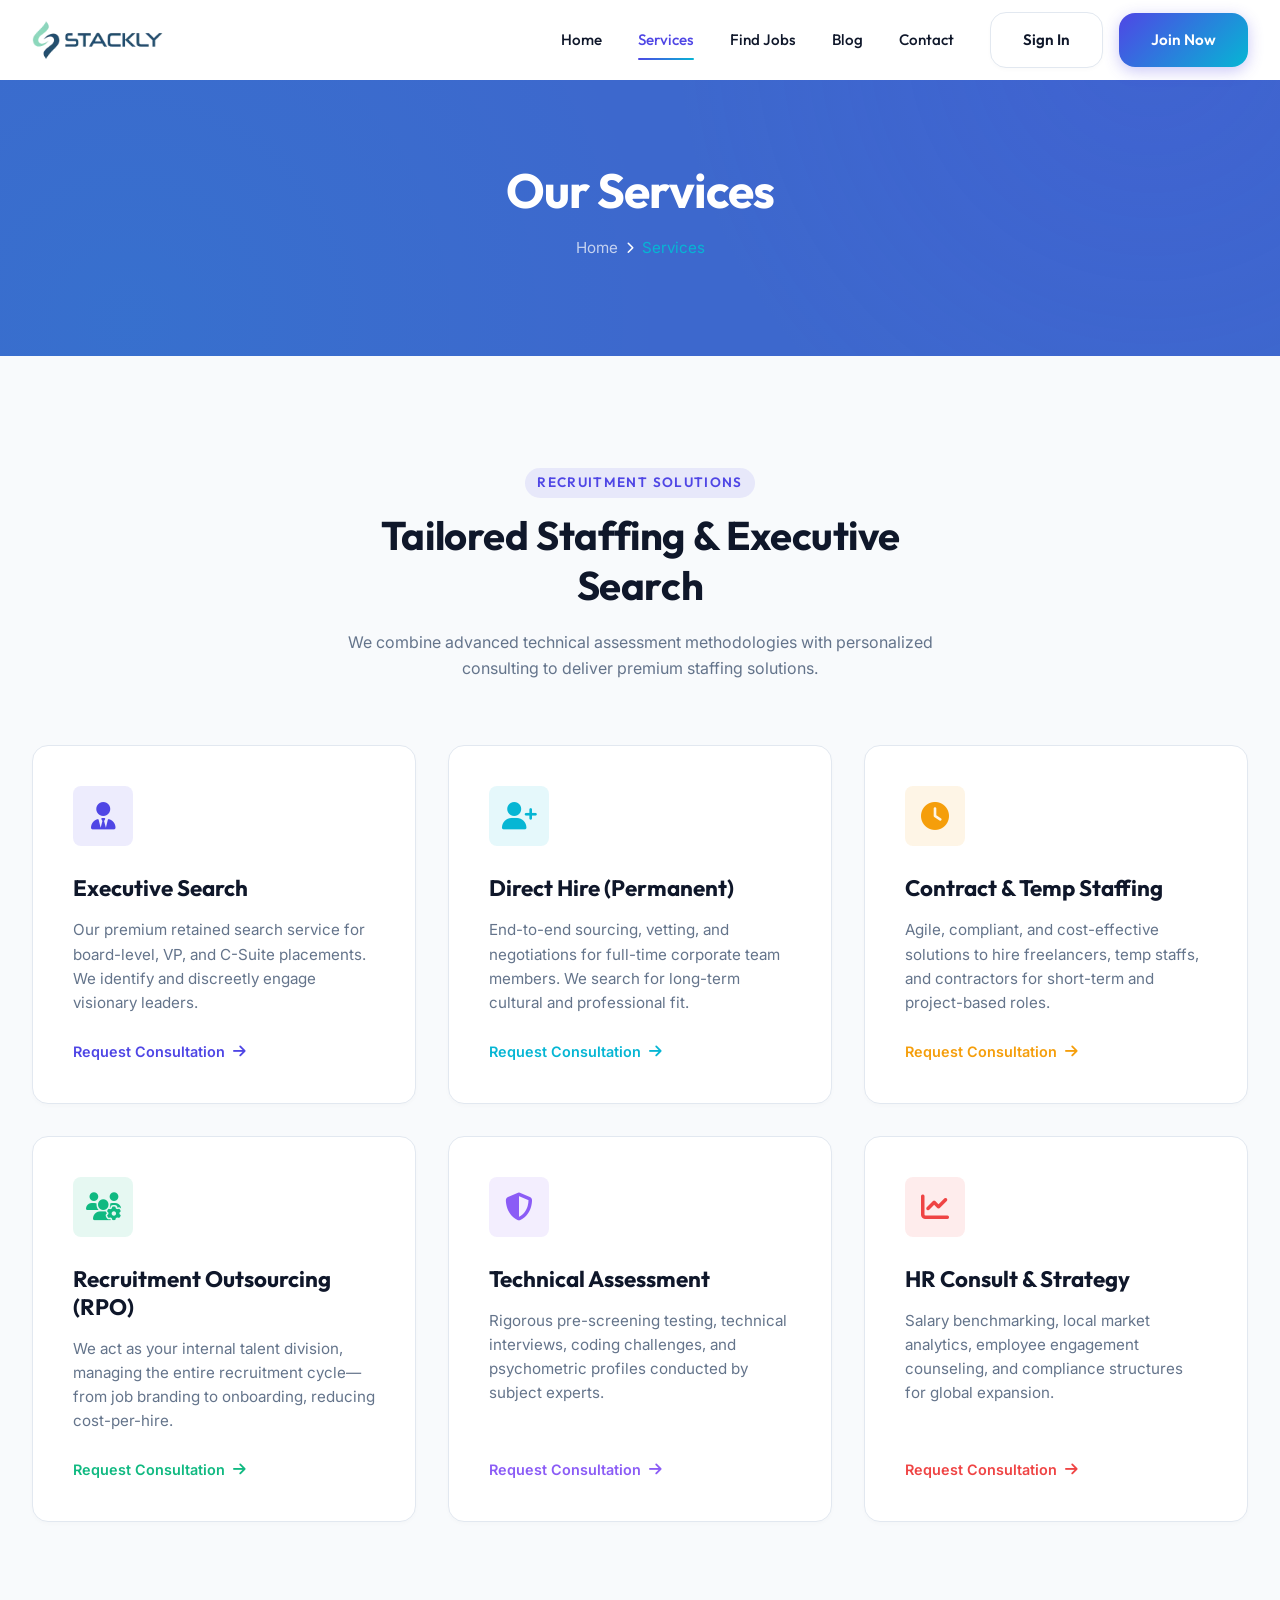
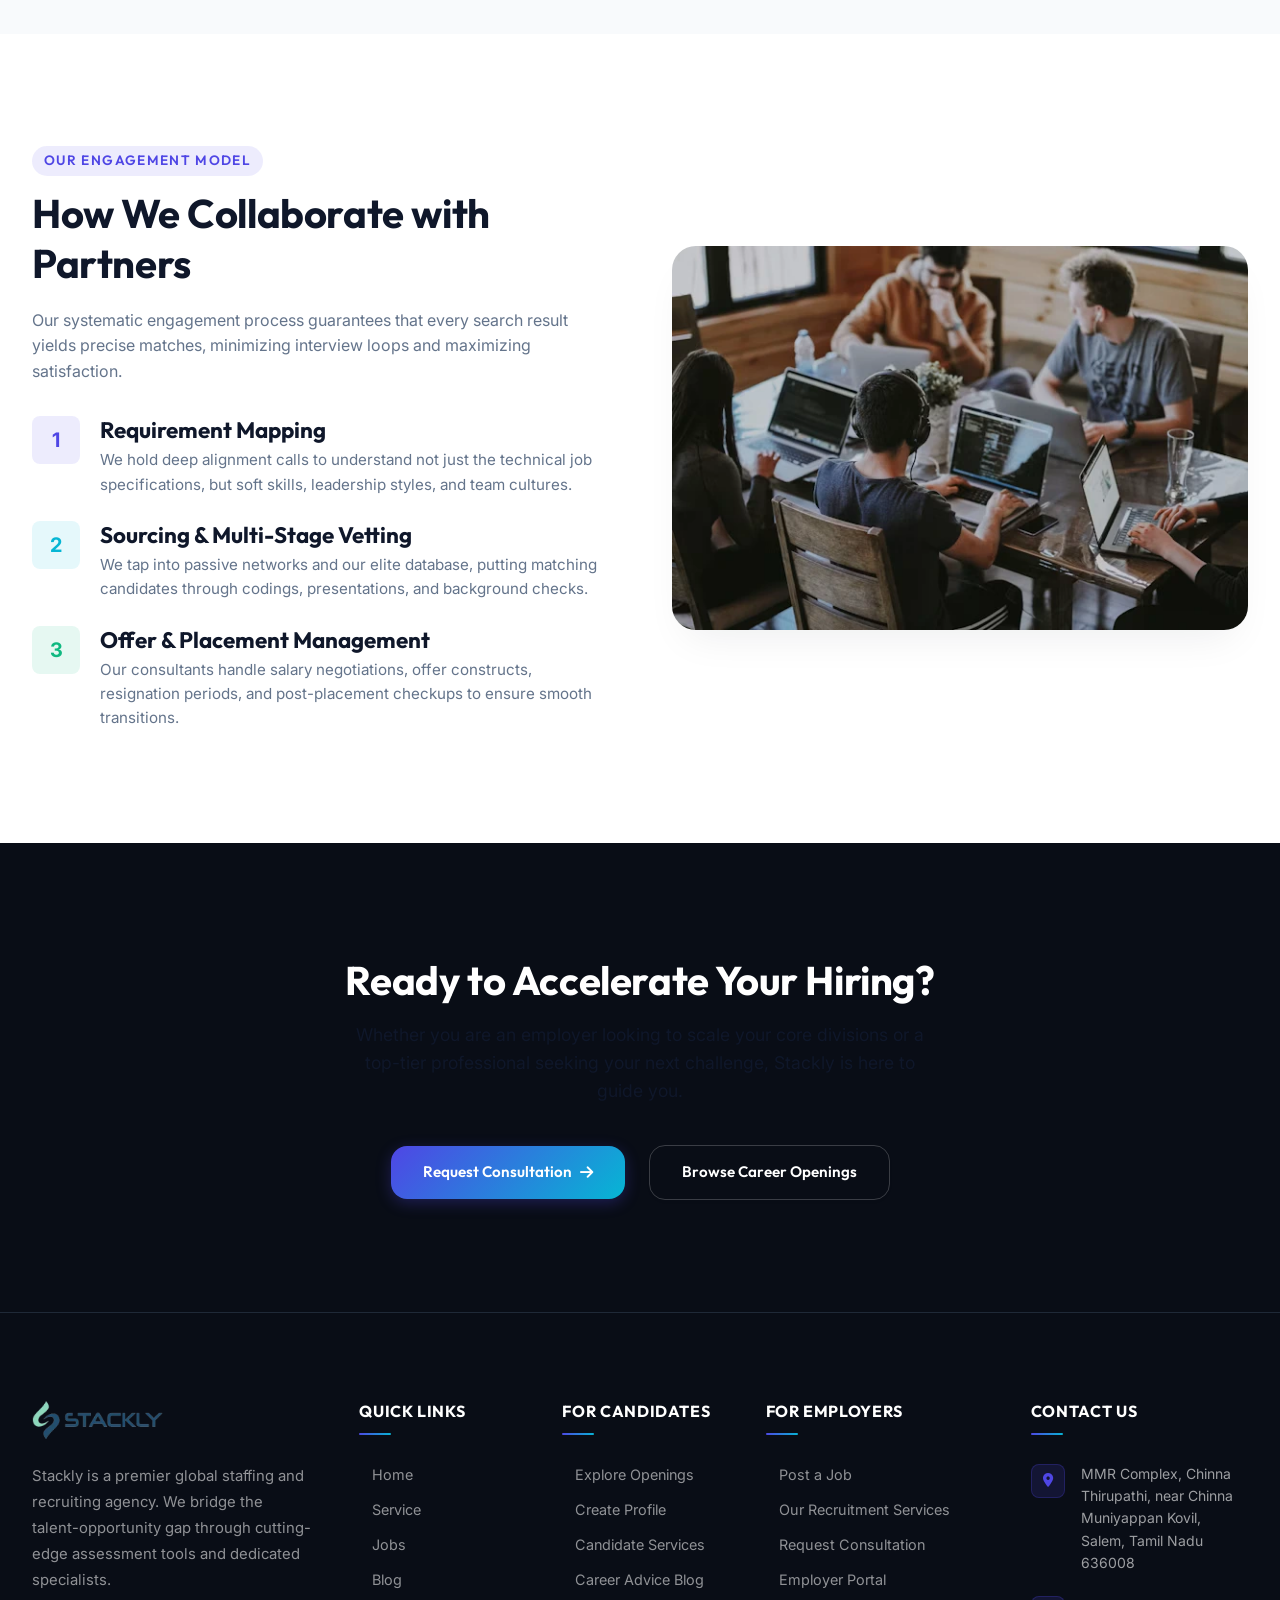
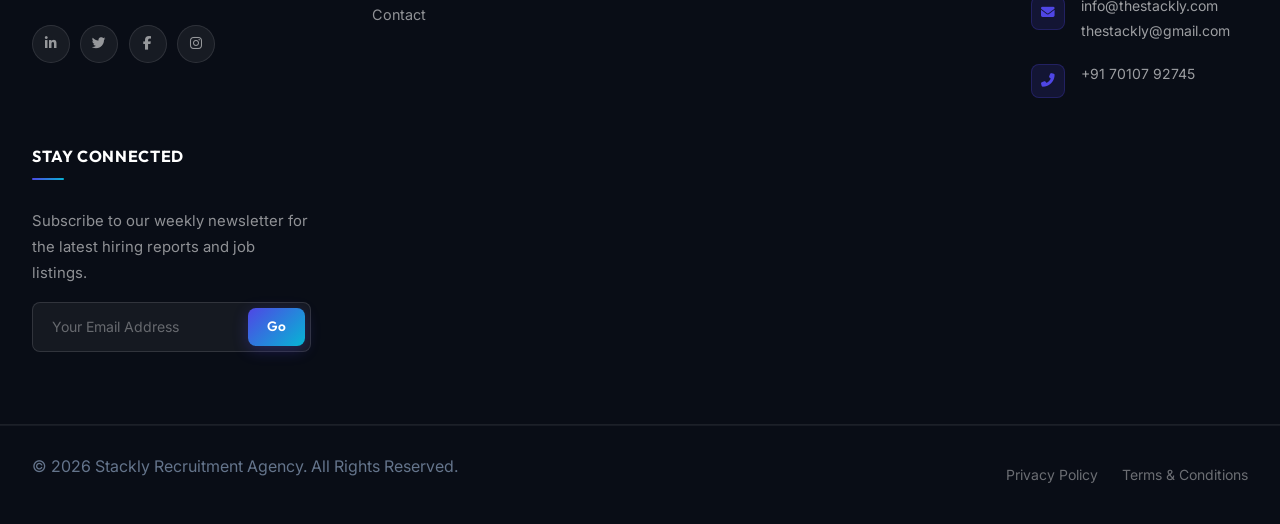
<file: service.html>
<!DOCTYPE html>
<html lang="en">
<head>
    <meta charset="UTF-8">
    <meta name="viewport" content="width=device-width, initial-scale=1.0">
    <meta name="description" content="Discover Stackly's premium recruitment, executive search, permanent placement, contract staffing, and RPO services.">
    <title>Our Services - Stackly Recruiting Agency</title>
    <!-- Stylesheet -->
    <link rel="stylesheet" href="css/style.css">
    <!-- FontAwesome for Icons -->
    <link rel="stylesheet" href="https://cdnjs.cloudflare.com/ajax/libs/font-awesome/6.4.0/css/all.min.css">
</head>
<body>

    <!-- ==========================================================================
       HEADER / NAVIGATION
       ========================================================================== -->
    <header class="header">
        <div class="container">
            <a href="index.html" class="logo">
                <img src="images/logo.webp" alt="Stackly Logo">
            </a>
            
            <nav class="nav-menu">
                <a href="index.html" class="nav-link">Home</a>
                <a href="service.html" class="nav-link active">Services</a>
                <a href="Project.html" class="nav-link">Find Jobs</a>
                <a href="Blog.html" class="nav-link">Blog</a>
                <a href="Contact.html" class="nav-link">Contact</a>
                <div class="nav-actions">
                    <a href="signin.html" class="btn btn-secondary">Sign In</a>
                    <a href="signup.html" class="btn btn-primary">Join Now</a>
                </div>
            </nav>
            
            <button class="mobile-nav-toggle" aria-label="Toggle Navigation">
                <i class="fas fa-bars"></i>
            </button>
        </div>
    </header>

    <!-- ==========================================================================
       INNER HERO BANNER
       ========================================================================== -->
    <section class="inner-hero">
        <div class="container">
            <h1>Our Services</h1>
            <div class="breadcrumbs">
                <a href="index.html">Home</a>
                <i class="fas fa-chevron-right" style="font-size: 0.75rem;"></i>
                <span>Services</span>
            </div>
        </div>
    </section>

    <!-- ==========================================================================
       CORE SERVICES GRID
       ========================================================================== -->
    <section class="section-padding">
        <div class="container">
            <div class="section-header text-center reveal reveal-up">
                <span class="section-subtitle">Recruitment Solutions</span>
                <h2 class="section-title">Tailored Staffing & Executive Search</h2>
                <p>We combine advanced technical assessment methodologies with personalized consulting to deliver premium staffing solutions.</p>
            </div>
            
            <div class="grid grid-3">
                <!-- Service 1 -->
                <div class="service-card reveal reveal-up">
                    <div class="service-icon-box">
                        <i class="fas fa-user-tie"></i>
                    </div>
                    <h3>Executive Search</h3>
                    <p>Our premium retained search service for board-level, VP, and C-Suite placements. We identify and discreetly engage visionary leaders.</p>
                    <a href="Contact.html" class="read-more-link">Request Consultation <i class="fas fa-arrow-right"></i></a>
                </div>

                <!-- Service 2 -->
                <div class="service-card reveal reveal-up" style="animation-delay: 0.1s;">
                    <div class="service-icon-box" style="background-color: var(--secondary-light); color: var(--secondary);">
                        <i class="fas fa-user-plus"></i>
                    </div>
                    <h3>Direct Hire (Permanent)</h3>
                    <p>End-to-end sourcing, vetting, and negotiations for full-time corporate team members. We search for long-term cultural and professional fit.</p>
                    <a href="Contact.html" class="read-more-link" style="color: var(--secondary);">Request Consultation <i class="fas fa-arrow-right"></i></a>
                </div>

                <!-- Service 3 -->
                <div class="service-card reveal reveal-up" style="animation-delay: 0.2s;">
                    <div class="service-icon-box" style="background-color: rgba(245, 158, 11, 0.1); color: var(--accent);">
                        <i class="fas fa-clock"></i>
                    </div>
                    <h3>Contract & Temp Staffing</h3>
                    <p>Agile, compliant, and cost-effective solutions to hire freelancers, temp staffs, and contractors for short-term and project-based roles.</p>
                    <a href="Contact.html" class="read-more-link" style="color: var(--accent);">Request Consultation <i class="fas fa-arrow-right"></i></a>
                </div>

                <!-- Service 4 -->
                <div class="service-card reveal reveal-up">
                    <div class="service-icon-box" style="background-color: rgba(16, 185, 129, 0.1); color: #10b981;">
                        <i class="fas fa-users-gear"></i>
                    </div>
                    <h3>Recruitment Outsourcing (RPO)</h3>
                    <p>We act as your internal talent division, managing the entire recruitment cycle—from job branding to onboarding, reducing cost-per-hire.</p>
                    <a href="Contact.html" class="read-more-link" style="color: #10b981;">Request Consultation <i class="fas fa-arrow-right"></i></a>
                </div>

                <!-- Service 5 -->
                <div class="service-card reveal reveal-up" style="animation-delay: 0.1s;">
                    <div class="service-icon-box" style="background-color: rgba(139, 92, 246, 0.1); color: #8b5cf6;">
                        <i class="fas fa-shield-halved"></i>
                    </div>
                    <h3>Technical Assessment</h3>
                    <p>Rigorous pre-screening testing, technical interviews, coding challenges, and psychometric profiles conducted by subject experts.</p>
                    <a href="Contact.html" class="read-more-link" style="color: #8b5cf6;">Request Consultation <i class="fas fa-arrow-right"></i></a>
                </div>

                <!-- Service 6 -->
                <div class="service-card reveal reveal-up" style="animation-delay: 0.2s;">
                    <div class="service-icon-box" style="background-color: rgba(239, 68, 68, 0.1); color: #ef4444;">
                        <i class="fas fa-chart-line"></i>
                    </div>
                    <h3>HR Consult & Strategy</h3>
                    <p>Salary benchmarking, local market analytics, employee engagement counseling, and compliance structures for global expansion.</p>
                    <a href="Contact.html" class="read-more-link" style="color: #ef4444;">Request Consultation <i class="fas fa-arrow-right"></i></a>
                </div>
            </div>
        </div>
    </section>

    <!-- ==========================================================================
       HOW WE ENGAGE - STEP WORKFLOW
       ========================================================================== -->
    <section class="section-padding" style="background-color: var(--bg-card);">
        <div class="container">
            <div class="grid grid-2" style="align-items: center; gap: 4rem;">
                <div class="reveal reveal-left">
                    <span class="section-subtitle">Our Engagement Model</span>
                    <h2 class="section-title">How We Collaborate with Partners</h2>
                    <p>Our systematic engagement process guarantees that every search result yields precise matches, minimizing interview loops and maximizing satisfaction.</p>
                    
                    <div style="margin-top: 2rem;">
                        <div class="flex" style="align-items: flex-start; margin-bottom: 1.5rem; gap: 1.25rem;">
                            <div class="floating-icon" style="background-color: var(--primary-light); color: var(--primary); font-size: 1.25rem; font-weight: 700; width: 48px; height: 48px; flex-shrink: 0;">1</div>
                            <div>
                                <h4 style="margin-bottom: 0.25rem;">Requirement Mapping</h4>
                                <p style="font-size: 0.95rem; margin-bottom: 0;">We hold deep alignment calls to understand not just the technical job specifications, but soft skills, leadership styles, and team cultures.</p>
                            </div>
                        </div>
                        <div class="flex" style="align-items: flex-start; margin-bottom: 1.5rem; gap: 1.25rem;">
                            <div class="floating-icon" style="background-color: var(--secondary-light); color: var(--secondary); font-size: 1.25rem; font-weight: 700; width: 48px; height: 48px; flex-shrink: 0;">2</div>
                            <div>
                                <h4 style="margin-bottom: 0.25rem;">Sourcing & Multi-Stage Vetting</h4>
                                <p style="font-size: 0.95rem; margin-bottom: 0;">We tap into passive networks and our elite database, putting matching candidates through codings, presentations, and background checks.</p>
                            </div>
                        </div>
                        <div class="flex" style="align-items: flex-start; gap: 1.25rem;">
                            <div class="floating-icon" style="background-color: rgba(16, 185, 129, 0.1); color: #10b981; font-size: 1.25rem; font-weight: 700; width: 48px; height: 48px; flex-shrink: 0;">3</div>
                            <div>
                                <h4 style="margin-bottom: 0.25rem;">Offer & Placement Management</h4>
                                <p style="font-size: 0.95rem; margin-bottom: 0;">Our consultants handle salary negotiations, offer constructs, resignation periods, and post-placement checkups to ensure smooth transitions.</p>
                            </div>
                        </div>
                    </div>
                </div>
                
                <div class="reveal reveal-right">
                    <img src="images/service1.webp" alt="Collaborative corporate discussion" style="border-radius: var(--radius-lg); box-shadow: var(--shadow-lg);">
                </div>
            </div>
        </div>
    </section>

    <!-- ==========================================================================
       CTA BANNER
       ========================================================================== -->
    <section class="section-padding dark-theme-section" style="background-color: var(--dark-bg); text-align: center;">
        <div class="container reveal reveal-up">
            <h2 style="color: #ffffff; font-size: 2.5rem; margin-bottom: 1rem;">Ready to Accelerate Your Hiring?</h2>
            <p style="color: var(--text-muted-dark); max-width: 600px; margin: 0 auto 2.5rem auto; font-size: 1.1rem;">Whether you are an employer looking to scale your core divisions or a top-tier professional seeking your next challenge, Stackly is here to guide you.</p>
            <div class="flex" style="justify-content: center; gap: 1.5rem; flex-wrap: wrap;">
                <a href="Contact.html" class="btn btn-primary">Request Consultation <i class="fas fa-arrow-right"></i></a>
                <a href="Project.html" class="btn btn-secondary" style="background-color: transparent; border-color: rgba(255,255,255,0.2); color: #ffffff;">Browse Career Openings</a>
            </div>
        </div>
    </section>

    <!-- ==========================================================================
       FOOTER
       ========================================================================== -->
    <footer class="footer">
        <div class="footer-top">
            <div class="container">
                <div class="footer-grid">
                    <!-- Column 1: Info -->
                    <div>
                        <a href="index.html" class="footer-logo">
                            <img src="images/logo.webp" alt="Stackly Logo">
                        </a>
                        <p class="footer-desc">Stackly is a premier global staffing and recruiting agency. We bridge the talent-opportunity gap through cutting-edge assessment tools and dedicated specialists.</p>
                        <div class="footer-socials">
                            <a href="404.html" aria-label="Follow us on LinkedIn"><i class="fab fa-linkedin-in"></i></a>
                            <a href="404.html" aria-label="Follow us on Twitter"><i class="fab fa-twitter"></i></a>
                            <a href="404.html" aria-label="Follow us on Facebook"><i class="fab fa-facebook-f"></i></a>
                            <a href="404.html" aria-label="Follow us on Instagram"><i class="fab fa-instagram"></i></a>
                        </div>
                    </div>
                    <!-- Column 2: Quick Links -->
                     <div>
                        <h4 class="footer-title">Quick Links</h4>
                        <div class="footer-links">
                            <a href="index.html">Home</a>
                            <a href="service.html">Service</a>
                            <a href="Project.html">Jobs</a>
                            <a href="Blog.html">Blog</a>
                            <a href="Contact.html">Contact</a>
                        </div>
                    </div>


                    <div>
                        <h4 class="footer-title">For Candidates</h4>
                        <div class="footer-links">
                            <a href="Project.html">Explore Openings</a>
                            <a href="signup.html">Create Profile</a>
                            <a href="service.html">Candidate Services</a>
                            <a href="Blog.html">Career Advice Blog</a>
                        </div>
                    </div>
                    <!-- Column 3: Quick Links -->
                    <div>
                        <h4 class="footer-title">For Employers</h4>
                        <div class="footer-links">
                            <a href="signup.html">Post a Job</a>
                            <a href="service.html">Our Recruitment Services</a>
                            <a href="Contact.html">Request Consultation</a>
                            <a href="signin.html">Employer Portal</a>
                        </div>
                    </div>
                    <!-- Column 4: Contact Us -->
                    <div>
                        <h4 class="footer-title">Contact Us</h4>
                        <div class="footer-contact-list">
                            <div class="footer-contact-item">
                                <div class="footer-contact-icon">
                                    <i class="fas fa-map-marker-alt"></i>
                                </div>
                                <div class="footer-contact-text">
                                    <p>MMR Complex, Chinna Thirupathi, near Chinna Muniyappan Kovil, Salem, Tamil Nadu 636008</p>
                                </div>
                            </div>
                            <div class="footer-contact-item">
                                <div class="footer-contact-icon">
                                    <i class="fas fa-envelope"></i>
                                </div>
                                <div class="footer-contact-text">
                                    <a href="mailto:info@thestackly.com">info@thestackly.com</a>
                                    <a href="mailto:thestackly@gmail.com">thestackly@gmail.com</a>
                                </div>
                            </div>
                            <div class="footer-contact-item">
                                <div class="footer-contact-icon">
                                    <i class="fas fa-phone-alt"></i>
                                </div>
                                <div class="footer-contact-text">
                                    <a href="tel:+917010792745">+91 70107 92745</a>
                                </div>
                            </div>
                        </div>
                    </div>
                    <!-- Column 5: Newsletter -->
                    <div>
                        <h4 class="footer-title">Stay Connected</h4>
                        <p class="footer-desc" style="margin-bottom: 1rem;">Subscribe to our weekly newsletter for the latest hiring reports and job listings.</p>
                        <form id="newsletter-form" class="newsletter-form">
                            <div class="newsletter-input-group">
                                <input type="email" placeholder="Your Email Address" required>
                                <button type="submit" class="btn btn-primary" style="border-radius: var(--radius-sm);">Go</button>
                            </div>
                        </form>
                    </div>
                </div>
            </div>
        </div>
        
        <div class="footer-bottom">
            <div class="container flex-between">
                <p>&copy; 2026 Stackly Recruitment Agency. All Rights Reserved.</p>
                <div class="footer-bottom-links">
                    <a href="404.html">Privacy Policy</a>
                    <a href="404.html">Terms & Conditions</a>
                </div>
            </div>
        </div>
    </footer>


    <!-- Script file -->
    <script src="js/script.js"></script>
</body>
</html>
</file>
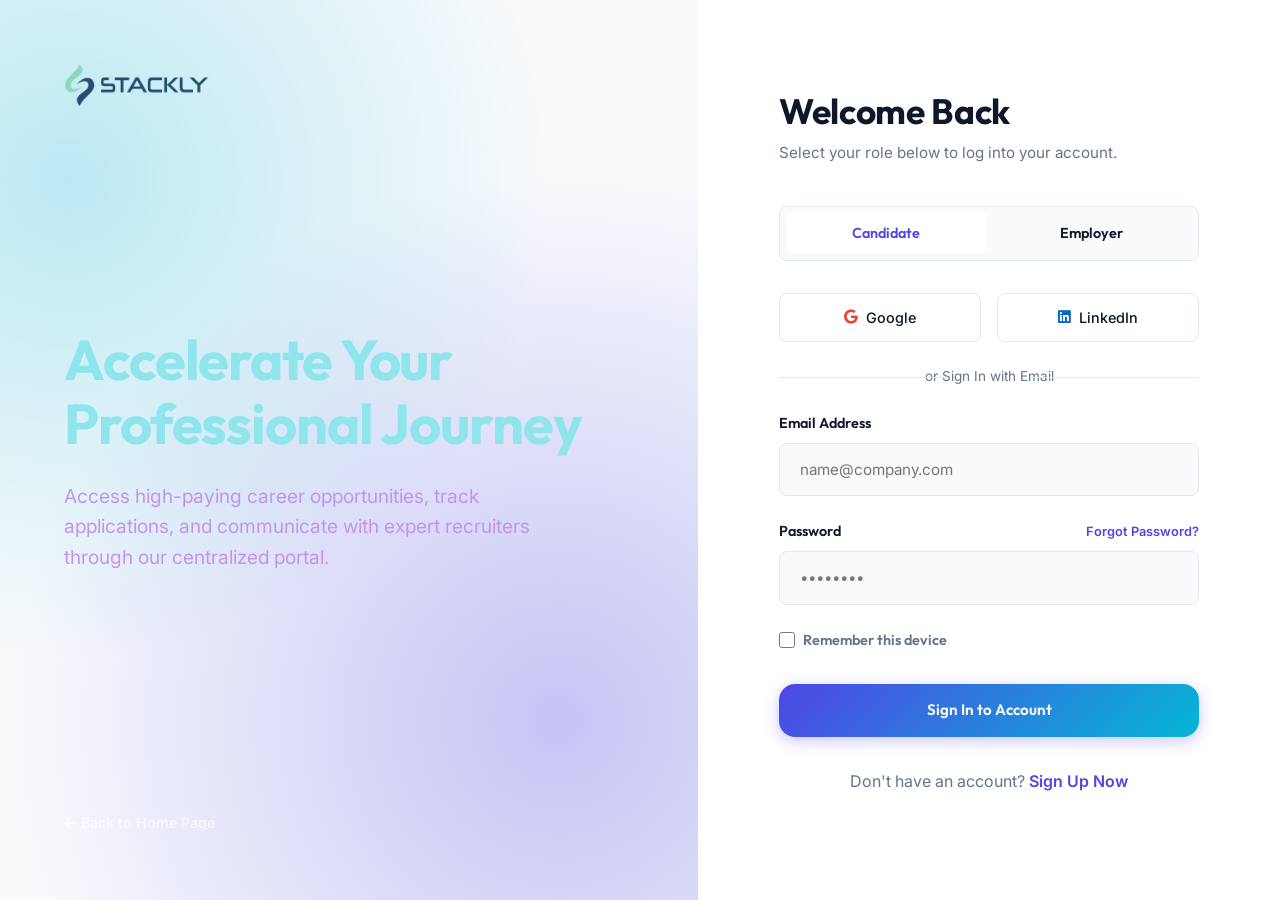
<file: signin.html>
<!DOCTYPE html>
<html lang="en">
<head>
    <meta charset="UTF-8">
    <meta name="viewport" content="width=device-width, initial-scale=1.0">
    <meta name="description" content="Sign in to your Stackly Recruitment Agency account to manage applications or post jobs.">
    <title>Sign In - Stackly Recruiting Agency</title>
    <!-- Stylesheet -->
    <link rel="stylesheet" href="css/style.css">
    <!-- FontAwesome for Icons -->
    <link rel="stylesheet" href="https://cdnjs.cloudflare.com/ajax/libs/font-awesome/6.4.0/css/all.min.css">
</head>
<body>

    <div class="auth-wrapper">
        
        <!-- Left Banner Panel -->
        <div class="auth-banner-panel">
            <a href="index.html" class="auth-logo">
                <img src="images/logo.webp" alt="Stackly Logo">
            </a>
            
            <div class="auth-banner-content">
                <h1>Accelerate Your Professional Journey</h1>
                <p>Access high-paying career opportunities, track applications, and communicate with expert recruiters through our centralized portal.</p>
            </div>
            
            <div>
                <a href="index.html" style="color: rgba(255,255,255,0.7); font-size: 0.9rem; font-weight: 500;">
                    <i class="fas fa-arrow-left"></i> Back to Home Page
                </a>
            </div>
        </div>

        <!-- Right Form Panel -->
        <div class="auth-form-panel">
            <div class="auth-form-container">
                
                <div class="auth-header">
                    <!-- Mobile Logo -->
                    <div style="margin-bottom: 1.5rem; text-align: center;" class="mobile-nav-toggle">
                        <a href="index.html">
                            <img src="images/logo.webp" alt="Stackly Logo" style="height: 36px; display: inline-block;">
                        </a>
                    </div>
                    <h2>Welcome Back</h2>
                    <p style="color: var(--text-muted); font-size: 0.95rem;">Select your role below to log into your account.</p>
                </div>

                <!-- Role Toggle -->
                <div class="auth-toggle-container">
                    <button type="button" class="auth-toggle-btn active" data-role="candidate">Candidate</button>
                    <button type="button" class="auth-toggle-btn" data-role="employer">Employer</button>
                </div>

                <!-- Social Sign In -->
                <div class="social-login-group">
                    <button type="button" class="btn-social">
                        <i class="fab fa-google" style="color: #ea4335;"></i> Google
                    </button>
                    <button type="button" class="btn-social">
                        <i class="fab fa-linkedin" style="color: #0a66c2;"></i> LinkedIn
                    </button>
                </div>

                <div class="divider-text">or Sign In with Email</div>

                <!-- Sign In Form -->
                <form id="auth-form">
                    <div class="form-group">
                        <label for="signin-email">Email Address</label>
                        <input type="email" id="signin-email" class="form-control" placeholder="name@company.com" required>
                    </div>

                    <div class="form-group">
                        <div class="flex-between" style="margin-bottom: 0.5rem;">
                            <label for="signin-password" style="margin-bottom: 0;">Password</label>
                            <a href="404.html" style="font-size: 0.8rem; color: var(--primary); font-weight: 600;">Forgot Password?</a>
                        </div>
                        <input type="password" id="signin-password" class="form-control" placeholder="&bull;&bull;&bull;&bull;&bull;&bull;&bull;&bull;" required>
                    </div>

                    <div class="form-group" style="display: flex; align-items: center; gap: 0.5rem; margin-top: 1rem; margin-bottom: 2rem;">
                        <input type="checkbox" id="remember-me" style="width: 16px; height: 16px; accent-color: var(--primary); cursor: pointer;">
                        <label for="remember-me" style="margin-bottom: 0; font-size: 0.9rem; color: var(--text-muted); cursor: pointer;">Remember this device</label>
                    </div>

                    <button type="submit" class="btn btn-primary" style="width: 100%;">Sign In to Account</button>
                </form>

                <div class="auth-footer">
                    <p style="color: var(--text-muted);">Don't have an account? <a href="signup.html">Sign Up Now</a></p>
                </div>

            </div>
        </div>

    </div>

    <!-- Script file -->
    <script src="js/script.js"></script>
</body>
</html>
</file>
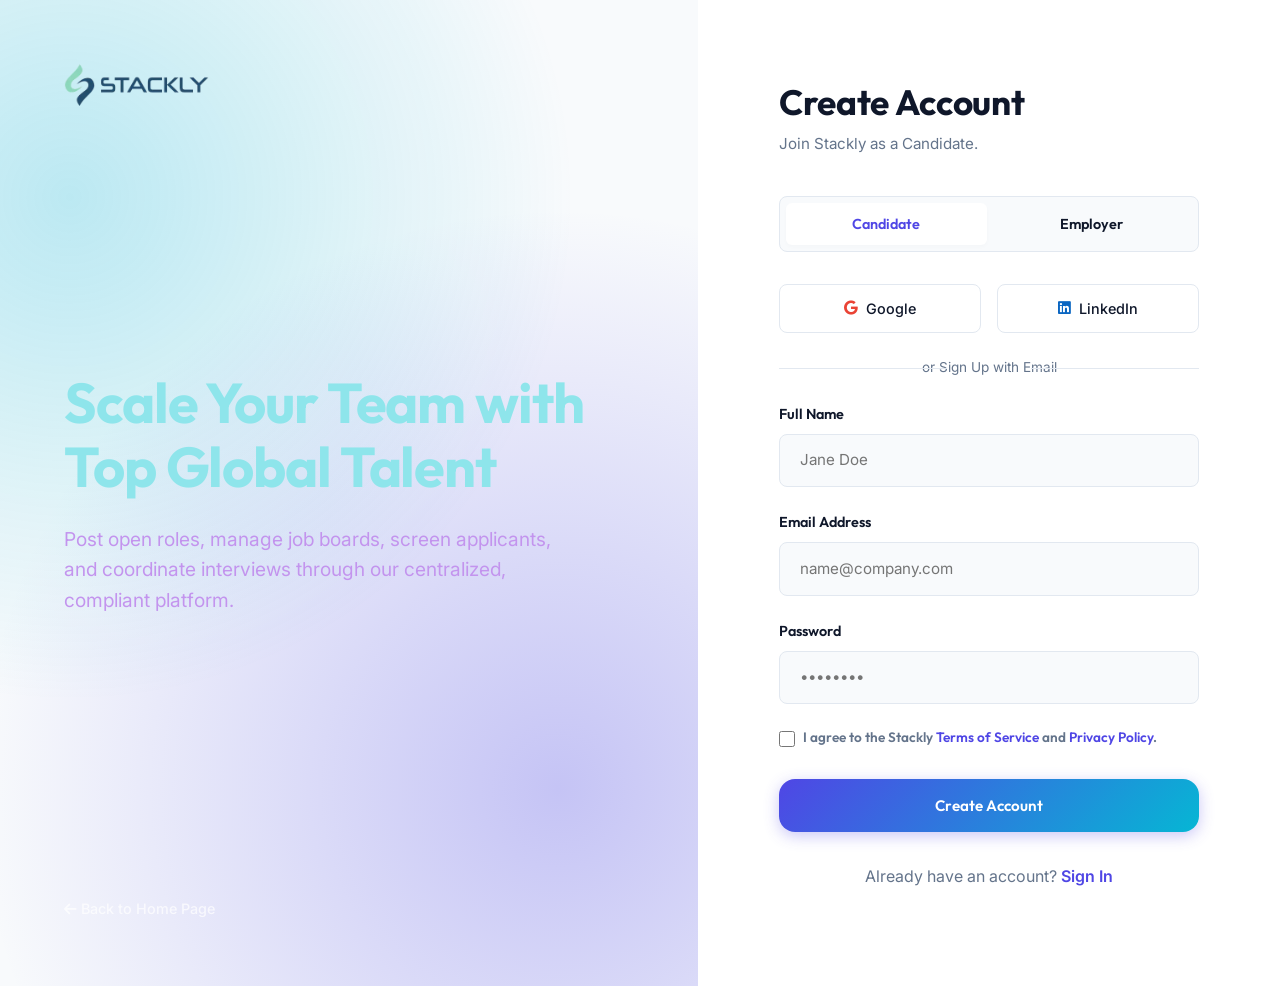
<file: signup.html>
<!DOCTYPE html>
<html lang="en">
<head>
    <meta charset="UTF-8">
    <meta name="viewport" content="width=device-width, initial-scale=1.0">
    <meta name="description" content="Register an account with Stackly Recruitment Agency. Post jobs or apply to senior positions.">
    <title>Sign Up - Stackly Recruiting Agency</title>
    <!-- Stylesheet -->
    <link rel="stylesheet" href="css/style.css">
    <!-- FontAwesome for Icons -->
    <link rel="stylesheet" href="https://cdnjs.cloudflare.com/ajax/libs/font-awesome/6.4.0/css/all.min.css">
</head>
<body>

    <div class="auth-wrapper">
        
        <!-- Left Banner Panel -->
        <div class="auth-banner-panel">
            <a href="index.html" class="auth-logo">
                <img src="images/logo.webp" alt="Stackly Logo">
            </a>
            
            <div class="auth-banner-content">
                <h1>Scale Your Team with Top Global Talent</h1>
                <p>Post open roles, manage job boards, screen applicants, and coordinate interviews through our centralized, compliant platform.</p>
            </div>
            
            <div>
                <a href="index.html" style="color: rgba(255,255,255,0.7); font-size: 0.9rem; font-weight: 500;">
                    <i class="fas fa-arrow-left"></i> Back to Home Page
                </a>
            </div>
        </div>

        <!-- Right Form Panel -->
        <div class="auth-form-panel">
            <div class="auth-form-container">
                
                <div class="auth-header">
                    <!-- Mobile Logo -->
                    <div style="margin-bottom: 1.5rem; text-align: center;" class="mobile-nav-toggle">
                        <a href="index.html">
                            <img src="images/logo.webp" alt="Stackly Logo" style="height: 36px; display: inline-block;">
                        </a>
                    </div>
                    <h2>Create Account</h2>
                    <p style="color: var(--text-muted); font-size: 0.95rem;">Join Stackly <span id="signup-heading-role">as a Candidate</span>.</p>
                </div>

                <!-- Role Toggle -->
                <div class="auth-toggle-container">
                    <button type="button" class="auth-toggle-btn active" data-role="candidate">Candidate</button>
                    <button type="button" class="auth-toggle-btn" data-role="employer">Employer</button>
                </div>

                <!-- Social Sign Up -->
                <div class="social-login-group">
                    <button type="button" class="btn-social">
                        <i class="fab fa-google" style="color: #ea4335;"></i> Google
                    </button>
                    <button type="button" class="btn-social">
                        <i class="fab fa-linkedin" style="color: #0a66c2;"></i> LinkedIn
                    </button>
                </div>

                <div class="divider-text">or Sign Up with Email</div>

                <!-- Registration Form -->
                <form id="auth-form">
                    <div class="form-group">
                        <label for="signup-name">Full Name</label>
                        <input type="text" id="signup-name" class="form-control" placeholder="Jane Doe" required>
                    </div>

                    <div class="form-group">
                        <label for="signup-email">Email Address</label>
                        <input type="email" id="signup-email" class="form-control" placeholder="name@company.com" required>
                    </div>

                    <!-- Dynamic Company Name Field (Hidden by default, shown when Employer is toggled) -->
                    <div class="form-group" id="company-field" style="display: none;">
                        <label for="signup-company">Company Name</label>
                        <input type="text" id="signup-company" class="form-control" placeholder="Acme Corp">
                    </div>

                    <div class="form-group">
                        <label for="signup-password">Password</label>
                        <input type="password" id="signup-password" class="form-control" placeholder="&bull;&bull;&bull;&bull;&bull;&bull;&bull;&bull;" required>
                    </div>

                    <div class="form-group" style="display: flex; align-items: flex-start; gap: 0.5rem; margin-top: 1rem; margin-bottom: 2rem;">
                        <input type="checkbox" id="terms" required style="width: 16px; height: 16px; margin-top: 0.2rem; accent-color: var(--primary); cursor: pointer;">
                        <label for="terms" style="margin-bottom: 0; font-size: 0.85rem; color: var(--text-muted); cursor: pointer; line-height: 1.4;">I agree to the Stackly <a href="#" style="color: var(--primary); font-weight: 600;">Terms of Service</a> and <a href="#" style="color: var(--primary); font-weight: 600;">Privacy Policy</a>.</label>
                    </div>

                    <button type="submit" class="btn btn-primary" style="width: 100%;">Create Account</button>
                </form>

                <div class="auth-footer">
                    <p style="color: var(--text-muted);">Already have an account? <a href="signin.html">Sign In</a></p>
                </div>

            </div>
        </div>

    </div>

    <!-- Script file -->
    <script src="js/script.js"></script>
</body>
</html>
</file>
<file: css/style.css>
@import url('https://fonts.googleapis.com/css2?family=Inter:wght@300;400;500;600;700&family=Outfit:wght@400;500;600;700;800&display=swap');

/* ==========================================================================
   DESIGN SYSTEM & VARIABLES
   ========================================================================== */
:root {
    /* Color Palette */
    --primary: #4f46e5;
    --primary-hover: #4338ca;
    --primary-light: rgba(79, 70, 229, 0.1);
    --secondary: #06b6d4;
    --secondary-hover: #0891b2;
    --secondary-light: rgba(6, 182, 212, 0.1);
    --accent: #f59e0b;

    /* Light Mode Colors */
    --bg-main: #f8fafc;
    --bg-card: #ffffff;
    --bg-header: rgba(255, 255, 255, 0.8);
    --text-main: #0f172a;
    --text-muted: #64748b;
    --border-color: #e2e8f0;

    /* Dark Mode Colors (For specific sections/cards or future toggle) */
    --dark-bg: #090d16;
    --dark-card: #111827;
    --dark-border: #1f2937;

    /* Gradients */
    --gradient-primary: linear-gradient(135deg, #4f46e5 0%, #06b6d4 100%);
    --gradient-hover: linear-gradient(135deg, #06b6d4 0%, #4f46e5 100%);
    --gradient-dark: linear-gradient(180deg, #090d16 0%, #111827 100%);
    --gradient-soft: linear-gradient(135deg, rgba(79, 70, 229, 0.05) 0%, rgba(6, 182, 212, 0.05) 100%);

    /* Shadows */
    --shadow-sm: 0 2px 4px rgba(0, 0, 0, 0.02);
    --shadow-md: 0 10px 25px -5px rgba(0, 0, 0, 0.04), 0 8px 10px -6px rgba(0, 0, 0, 0.04);
    --shadow-lg: 0 20px 40px -15px rgba(15, 23, 42, 0.08);
    --shadow-glow: 0 0 25px rgba(79, 70, 229, 0.15);

    /* Typography */
    --font-heading: 'Outfit', sans-serif;
    --font-body: 'Inter', sans-serif;

    /* Transitions */
    --transition-fast: 0.2s cubic-bezier(0.4, 0, 0.2, 1);
    --transition-normal: 0.4s cubic-bezier(0.4, 0, 0.2, 1);
    --transition-slow: 0.6s cubic-bezier(0.4, 0, 0.2, 1);

    /* Radius */
    --radius-sm: 8px;
    --radius-md: 16px;
    --radius-lg: 24px;
    --radius-full: 9999px;

    /* Layout */
    --header-height: 80px;
    --container-width: 1280px;
}

/* Dark theme elements selector override */
.dark-theme-section {
    --bg-main: var(--dark-bg);
    --bg-card: var(--dark-card);
    --text-main: #f8fafc;
    --text-muted: #94a3b8;
    --border-color: var(--dark-border);
}

/* ==========================================================================
   RESET & BASE STYLES
   ========================================================================== */
*,
*::before,
*::after {
    box-sizing: border-box;
    margin: 0;
    padding: 0;
}

html {
    scroll-behavior: smooth;
    font-size: 16px;
    -webkit-text-size-adjust: 100%;
    overflow-x: hidden;
}

body {
    background-color: var(--bg-main);
    color: var(--text-main);
    font-family: var(--font-body);
    line-height: 1.6;
    overflow-x: hidden;
    width: 100%;
    transition: background-color var(--transition-normal), color var(--transition-normal);
}

a {
    color: inherit;
    text-decoration: none;
    transition: color var(--transition-fast);
}

img {
    max-width: 100%;
    height: auto;
    display: block;
}

ul,
ol {
    list-style: none;
}

button,
input,
textarea,
select {
    font: inherit;
    color: inherit;
    background: none;
    border: none;
    outline: none;
}

button {
    cursor: pointer;
}

/* Custom Scrollbar */
::-webkit-scrollbar {
    width: 10px;
}

::-webkit-scrollbar-track {
    background: var(--bg-main);
}

::-webkit-scrollbar-thumb {
    background: var(--border-color);
    border-radius: var(--radius-full);
    border: 3px solid var(--bg-main);
}

::-webkit-scrollbar-thumb:hover {
    background: var(--text-muted);
}

/* ==========================================================================
   TYPOGRAPHY
   ========================================================================== */
h1,
h2,
h3,
h4,
h5,
h6 {
    font-family: var(--font-heading);
    font-weight: 700;
    line-height: 1.25;
    color: var(--text-main);
}

h1 {
    font-size: 3.5rem;
    letter-spacing: -0.02em;
}

h2 {
    font-size: 2.5rem;
    letter-spacing: -0.01em;
}

h3 {
    font-size: 1.8rem;
}

h4 {
    font-size: 1.4rem;
}

h5 {
    font-size: 1.15rem;
}

h6 {
    font-size: 1rem;
}

p {
    color: var(--text-muted);
    font-size: 1rem;
    margin-bottom: 1rem;
}

.gradient-text {
    background: var(--gradient-primary);
    -webkit-background-clip: text;
    -webkit-text-fill-color: transparent;
    display: inline-block;
}

/* ==========================================================================
   UTILITY & LAYOUT CLASSES
   ========================================================================== */
.container {
    width: 100%;
    max-width: var(--container-width);
    margin: 0 auto;
    padding: 0 2rem;
    box-sizing: border-box;
}

.grid {
    display: grid;
    gap: 2rem;
}

.grid-2 {
    grid-template-columns: repeat(2, 1fr);
}

.grid-3 {
    grid-template-columns: repeat(3, 1fr);
}

.grid-4 {
    grid-template-columns: repeat(4, 1fr);
}

.grid-5 {
    grid-template-columns: repeat(5, 1fr);
}

/* Global Responsive Grid Behaviors */
@media (max-width: 991px) {
    .grid-3 {
        grid-template-columns: repeat(2, 1fr);
    }

    .grid-4 {
        grid-template-columns: repeat(2, 1fr);
    }

    .grid-5 {
        grid-template-columns: repeat(3, 1fr);
    }

    /* Force inline-styled sidebar grids (Blog, Project) to stack on tablet */
    .grid[style*="340px"],
    .grid[style*="320px"] {
        grid-template-columns: 1fr !important;
    }
}

@media (max-width: 768px) {
    .grid-2 {
        grid-template-columns: 1fr;
    }

    .grid-3 {
        grid-template-columns: 1fr;
    }

    .grid-4 {
        grid-template-columns: 1fr;
    }

    .grid-5 {
        grid-template-columns: repeat(2, 1fr);
    }

    /* Collapse ALL inline grids on mobile */
    .grid[style*="grid-template-columns"] {
        grid-template-columns: 1fr !important;
    }

    /* Dashboard inner grids */
    .dashboard-section .grid,
    .dashboard-main .grid {
        grid-template-columns: 1fr !important;
    }
}

@media (max-width: 480px) {
    .grid-5 {
        grid-template-columns: 1fr;
    }

    .container {
        padding: 0 1.25rem;
    }
}

/* Footer-specific proportioned 5-column grid */
.footer-grid {
    display: grid;
    grid-template-columns: 1.8fr 1fr 1fr 1.4fr 1.4fr;
    gap: 3rem;
    align-items: flex-start;
}

@media (max-width: 1024px) {
    .footer-grid {
        grid-template-columns: repeat(3, 1fr);
        gap: 2rem;
    }
}

@media (max-width: 768px) {
    .footer-grid {
        grid-template-columns: repeat(2, 1fr);
        gap: 2rem;
    }
}

@media (max-width: 480px) {
    .footer-grid {
        grid-template-columns: 1fr;
        gap: 1.5rem;
    }
}

.flex {
    display: flex;
    align-items: center;
    gap: 1rem;
}

.flex-between {
    display: flex;
    align-items: center;
    justify-content: space-between;
}

.section-padding {
    padding: 7rem 0;
}

.text-center {
    text-align: center;
}

.section-header {
    max-width: 600px;
    margin: 0 auto 4rem auto;
}

.section-subtitle {
    font-family: var(--font-heading);
    font-weight: 600;
    text-transform: uppercase;
    letter-spacing: 0.1em;
    font-size: 0.85rem;
    color: var(--primary);
    margin-bottom: 0.75rem;
    display: inline-block;
    padding: 0.25rem 0.75rem;
    background-color: var(--primary-light);
    border-radius: var(--radius-full);
}

.section-title {
    margin-bottom: 1.25rem;
}

/* ==========================================================================
   BUTTONS & BADGES
   ========================================================================== */
.btn {
    display: inline-flex;
    align-items: center;
    justify-content: center;
    gap: 0.5rem;
    padding: 0.9rem 2rem;
    font-family: var(--font-heading);
    font-weight: 600;
    font-size: 0.95rem;
    border-radius: var(--radius-md);
    transition: all var(--transition-fast);
    position: relative;
    overflow: hidden;
    z-index: 1;
}

.btn::before {
    content: '';
    position: absolute;
    top: 0;
    left: 0;
    width: 100%;
    height: 100%;
    background: var(--gradient-hover);
    z-index: -1;
    opacity: 0;
    transition: opacity var(--transition-fast);
}

.btn-primary {
    background: var(--gradient-primary);
    color: #ffffff;
    box-shadow: 0 4px 15px rgba(79, 70, 229, 0.3);
}

.btn-primary:hover {
    box-shadow: 0 6px 20px rgba(79, 70, 229, 0.4);
    transform: translateY(-2px);
}

.btn-primary:hover::before {
    opacity: 1;
}

.btn-secondary {
    background-color: var(--bg-card);
    color: var(--text-main);
    border: 1px solid var(--border-color);
    box-shadow: var(--shadow-sm);
}

.btn-secondary:hover {
    background-color: var(--primary);
    color: #ffffff;
    border-color: var(--primary);
    transform: translateY(-2px);
    box-shadow: var(--shadow-md);
}

.btn-icon {
    width: 48px;
    height: 48px;
    padding: 0;
    border-radius: var(--radius-full);
}

.badge {
    display: inline-flex;
    align-items: center;
    padding: 0.35rem 0.85rem;
    font-size: 0.75rem;
    font-weight: 600;
    border-radius: var(--radius-full);
    gap: 0.35rem;
}

.badge-primary {
    background-color: var(--primary-light);
    color: var(--primary);
}

.badge-secondary {
    background-color: var(--secondary-light);
    color: var(--secondary);
}

.badge-success {
    background-color: rgba(16, 185, 129, 0.1);
    color: #10b981;
}

.badge-warning {
    background-color: rgba(245, 158, 11, 0.1);
    color: #f59e0b;
}

/* ==========================================================================
   HEADER & NAVIGATION
   ========================================================================== */
.header {
    position: fixed;
    top: 0;
    left: 0;
    width: 100%;
    height: var(--header-height);
    background-color: white;
    z-index: 1000;
    transition: all var(--transition-normal);
}

.header.scrolled {
    background-color: var(--bg-header);
    backdrop-filter: blur(12px);
    box-shadow: var(--shadow-sm);
    border-bottom: 1px solid var(--border-color);
    height: 70px;
}

.header .container {
    height: 100%;
    display: flex;
    align-items: center;
    justify-content: space-between;
}

.logo img {
    height: 38px;
    width: auto;
}

.nav-menu {
    display: flex;
    align-items: center;
    gap: 2.25rem;
}

.nav-link {
    font-family: var(--font-heading);
    font-weight: 500;
    font-size: 0.95rem;
    color: var(--text-main);
    position: relative;
    padding: 0.5rem 0;
}

.nav-link::after {
    content: '';
    position: absolute;
    bottom: 0;
    left: 0;
    width: 0;
    height: 2px;
    background: var(--gradient-primary);
    transition: width var(--transition-fast);
    border-radius: var(--radius-full);
}

.nav-link:hover,
.nav-link.active {
    color: var(--primary);
}

.nav-link:hover::after,
.nav-link.active::after {
    width: 100%;
}

.nav-actions {
    display: flex;
    align-items: center;
    gap: 1rem;
}

.mobile-nav-toggle {
    display: none;
    font-size: 1.4rem;
    color: var(--text-main);
    background: none;
    border: none;
    cursor: pointer;
    padding: 0.5rem;
    border-radius: var(--radius-sm);
    line-height: 1;
    flex-shrink: 0;
}

/* =============================================
   MOBILE NAVIGATION — max-width: 991px
   ============================================= */
@media (max-width: 991px) {
    .mobile-nav-toggle {
        display: flex;
        align-items: center;
        justify-content: center;
    }

    .header .container {
        padding: 0 1.25rem;
        gap: 0;
    }

    .nav-menu {
        position: fixed;
        top: var(--header-height);
        left: 0;
        width: 100%;
        height: calc(100vh - var(--header-height));
        background-color: var(--bg-card);
        flex-direction: column;
        align-items: stretch;
        padding: 2rem 1.5rem;
        gap: 0.5rem;
        box-shadow: var(--shadow-lg);
        transition: transform var(--transition-normal), opacity var(--transition-normal), visibility var(--transition-normal);
        overflow-y: auto;
        overflow-x: hidden;
        transform: translateY(-8px);
        opacity: 0;
        visibility: hidden;
        pointer-events: none;
        z-index: 999;
    }

    .nav-menu.active {
        transform: translateY(0);
        opacity: 1;
        visibility: visible;
        pointer-events: all;
    }

    .nav-menu .nav-link {
        font-size: 1.1rem;
        border-bottom: 1px solid var(--border-color);
        padding: 0.85rem 0;
        width: 100%;
    }

    .nav-actions {
        width: 100%;
        flex-direction: column;
        margin-top: 1rem;
        gap: 0.75rem;
    }

    .nav-actions .btn {
        width: 100%;
        text-align: center;
        justify-content: center;
    }

    /* Hero section on tablet */
    .hero-title {
        font-size: 2.8rem;
    }

    .section-padding {
        padding: 5rem 0;
    }
}

/* =============================================
   MOBILE — max-width: 768px
   ============================================= */
@media (max-width: 768px) {
    h1 { font-size: 2.2rem; }
    h2 { font-size: 1.8rem; }
    h3 { font-size: 1.4rem; }

    .section-padding {
        padding: 4rem 0;
    }

    .section-header {
        margin-bottom: 2.5rem;
    }

    .hero {
        min-height: auto;
        padding-top: calc(var(--header-height) + 2rem);
        padding-bottom: 4rem;
    }

    .hero-title {
        font-size: 2rem;
    }

    .hero-image-wrapper {
        display: none;
    }

    .inner-hero {
        padding: 8rem 0 4rem 0;
    }

    .inner-hero h1 {
        font-size: 2rem;
    }
}

/* =============================================
   SMALL MOBILE — max-width: 480px
   ============================================= */
@media (max-width: 480px) {
    .container {
        padding: 0 1rem;
    }

    .header .container {
        padding: 0 1rem;
    }

    h1 { font-size: 1.85rem; }
    h2 { font-size: 1.6rem; }

    .hero-title {
        font-size: 1.75rem;
    }

    .section-padding {
        padding: 3rem 0;
    }

    .inner-hero {
        padding: 7rem 0 3rem 0;
    }
}


/* ==========================================================================
   HERO SECTIONS
   ========================================================================== */
.hero {
    min-height: 100vh;
    padding-top: calc(var(--header-height) + 3rem);
    display: flex;
    align-items: center;
    background-image: radial-gradient(circle at 80% 20%, rgba(6, 182, 212, 0.08) 0%, transparent 40%),
        radial-gradient(circle at 10% 80%, rgba(79, 70, 229, 0.05) 0%, transparent 50%);
    position: relative;
    overflow: hidden;
}

.hero-content {
    max-width: 650px;
}

.hero-badge {
    display: inline-flex;
    align-items: center;
    gap: 0.5rem;
    padding: 0.5rem 1rem;
    background-color: var(--bg-card);
    border: 1px solid var(--border-color);
    box-shadow: var(--shadow-sm);
    border-radius: var(--radius-full);
    margin-bottom: 1.5rem;
    font-size: 0.85rem;
    font-weight: 500;
}

.hero-badge span {
    width: 8px;
    height: 8px;
    background-color: var(--secondary);
    border-radius: var(--radius-full);
    display: inline-block;
    position: relative;
}

.hero-badge span::after {
    content: '';
    position: absolute;
    top: 0;
    left: 0;
    width: 100%;
    height: 100%;
    background-color: var(--secondary);
    border-radius: var(--radius-full);
    animation: pulse 1.5s infinite;
}

.hero-title {
    font-size: 4rem;
    font-weight: 800;
    line-height: 1.1;
    margin-bottom: 1.5rem;
}

.hero-desc {
    font-size: 1.15rem;
    margin-bottom: 2.5rem;
}

/* Job Search Widget in Hero */
.search-widget {
    background-color: var(--bg-card);
    padding: 0.75rem;
    border-radius: var(--radius-md);
    box-shadow: var(--shadow-lg);
    border: 1px solid var(--border-color);
    display: grid;
    grid-template-columns: 1fr 1fr 1fr auto;
    gap: 0.5rem;
    align-items: center;
}

.search-input-group {
    position: relative;
    border-right: 1px solid var(--border-color);
    padding: 0.5rem 1rem;
    display: flex;
    align-items: center;
    gap: 0.5rem;
}

.search-input-group:nth-child(3) {
    border-right: none;
}

.search-input-group i {
    color: var(--primary);
    font-size: 1.1rem;
}

.search-input-group input,
.search-input-group select {
    width: 100%;
    color: var(--text-main);
    font-size: 0.9rem;
}

.search-input-group select {
    cursor: pointer;
}

@media (max-width: 768px) {
    .search-widget {
        grid-template-columns: 1fr;
        padding: 1.5rem;
        gap: 1rem;
    }

    .search-input-group {
        border-right: none;
        border-bottom: 1px solid var(--border-color);
        padding: 0.75rem 0;
    }
}

/* Floating Elements in Hero */
.hero-image-wrapper {
    position: relative;
}

.hero-image {
    width: 100%;
    max-width: 550px;
    margin: 0 auto;
    border-radius: var(--radius-lg);
    box-shadow: var(--shadow-lg);
    animation: float 6s ease-in-out infinite;
}

.floating-card {
    position: absolute;
    background-color: var(--bg-card);
    border-radius: var(--radius-md);
    box-shadow: var(--shadow-lg);
    border: 1px solid var(--border-color);
    padding: 1rem;
    display: flex;
    align-items: center;
    gap: 0.75rem;
    z-index: 2;
    animation: float-opposite 7s ease-in-out infinite;
}

.floating-card-1 {
    top: 15%;
    left: -10%;
}

.floating-card-2 {
    bottom: 15%;
    right: -5%;
    animation-delay: 1.5s;
}

.floating-icon {
    width: 44px;
    height: 44px;
    border-radius: var(--radius-sm);
    display: flex;
    align-items: center;
    justify-content: center;
    background-color: var(--primary-light);
    color: var(--primary);
    font-size: 1.25rem;
}

.floating-info h5 {
    font-size: 1rem;
    margin-bottom: 0.15rem;
}

.floating-info p {
    font-size: 0.75rem;
    margin-bottom: 0;
}

/* Inner Page Banner Hero */
.inner-hero {
    padding: 10rem 0 6rem 0;
    background-color: rgb(61, 104, 205);
    background-image: radial-gradient(circle at 90% 10%, rgba(79, 70, 229, 0.15) 0%, transparent 40%),
        radial-gradient(circle at 10% 90%, rgba(6, 182, 212, 0.1) 0%, transparent 45%);
    color: #ffffff;
    text-align: center;
}

.inner-hero h1 {
    color: #ffffff;
    font-size: 3rem;
    margin-bottom: 1rem;
}

.breadcrumbs {
    display: flex;
    align-items: center;
    justify-content: center;
    gap: 0.5rem;
    font-size: 0.95rem;
    color: var(--text-muted-dark);
}

.breadcrumbs a {
    color: rgba(255, 255, 255, 0.7);
}

.breadcrumbs a:hover {
    color: var(--secondary);
}

.breadcrumbs span {
    color: var(--secondary);
}

/* ==========================================================================
   STATS SECTION
   ========================================================================== */
.stats-bar {
    background-color: var(--bg-card);
    border-radius: var(--radius-lg);
    box-shadow: var(--shadow-lg);
    border: 1px solid var(--border-color);
    padding: 2.5rem;
    margin-top: -4rem;
    position: relative;
    z-index: 10;
}

.stat-item {
    text-align: center;
    border-right: 1px solid var(--border-color);
}

.stat-item:last-child {
    border-right: none;
}

.stat-num {
    font-size: 3rem;
    font-family: var(--font-heading);
    font-weight: 800;
    color: var(--primary);
    line-height: 1.1;
    margin-bottom: 0.5rem;
}

.stat-num span {
    color: var(--secondary);
}

.stat-label {
    font-size: 0.9rem;
    font-weight: 500;
    color: var(--text-muted);
    text-transform: uppercase;
    letter-spacing: 0.05em;
}

@media (max-width: 768px) {
    .stats-bar {
        margin-top: -2rem;
        padding: 1.5rem;
    }

    .stats-bar .grid {
        grid-template-columns: 1fr 1fr;
    }

    .stat-item:nth-child(2) {
        border-right: none;
    }

    .stat-item:nth-child(3) {
        margin-top: 1.5rem;
    }

    .stat-item:nth-child(4) {
        margin-top: 1.5rem;
        border-right: none;
    }
}

/* ==========================================================================
   SERVICES SECTION
   ========================================================================== */
.service-card {
    background-color: var(--bg-card);
    border-radius: var(--radius-md);
    border: 1px solid var(--border-color);
    padding: 2.5rem;
    box-shadow: var(--shadow-sm);
    transition: all var(--transition-normal);
    position: relative;
    overflow: hidden;
    display: flex;
    flex-direction: column;
    height: 100%;
}

.service-card::after {
    content: '';
    position: absolute;
    bottom: 0;
    left: 0;
    width: 100%;
    height: 4px;
    background: var(--gradient-primary);
    transform: scaleX(0);
    transform-origin: left;
    transition: transform var(--transition-normal);
}

.service-icon-box {
    width: 60px;
    height: 60px;
    border-radius: var(--radius-sm);
    background-color: var(--primary-light);
    color: var(--primary);
    display: flex;
    align-items: center;
    justify-content: center;
    font-size: 1.75rem;
    margin-bottom: 1.75rem;
    transition: all var(--transition-fast);
}

.service-card h3 {
    margin-bottom: 1rem;
    font-size: 1.4rem;
}

.service-card p {
    margin-bottom: 1.5rem;
    font-size: 0.95rem;
    flex-grow: 1;
}

.read-more-link {
    display: inline-flex;
    align-items: center;
    gap: 0.5rem;
    font-weight: 600;
    font-size: 0.9rem;
    color: var(--primary);
}

.read-more-link i {
    transition: transform var(--transition-fast);
}

.service-card:hover {
    transform: translateY(-8px);
    box-shadow: var(--shadow-lg);
    border-color: transparent;
}

.service-card:hover::after {
    transform: scaleX(1);
}

.service-card:hover .service-icon-box {
    background: var(--gradient-primary);
    color: #ffffff;
    transform: rotate(6deg);
}

.service-card:hover .read-more-link i {
    transform: translateX(5px);
}

/* ==========================================================================
   ABOUT & INTERACTIVE GRID SECTIONS
   ========================================================================== */
.about-image-grid {
    position: relative;
    padding-right: 2rem;
    padding-bottom: 2rem;
}

.about-img-1 {
    width: 85%;
    border-radius: var(--radius-lg);
    box-shadow: var(--shadow-md);
}

.about-img-2 {
    position: absolute;
    width: 55%;
    bottom: 0;
    right: 0;
    border-radius: var(--radius-md);
    box-shadow: var(--shadow-lg);
    border: 6px solid var(--bg-card);
}

.about-badge {
    position: absolute;
    top: 10%;
    right: 5%;
    background: var(--gradient-primary);
    color: #ffffff;
    padding: 1.5rem;
    border-radius: var(--radius-md);
    box-shadow: var(--shadow-lg);
    text-align: center;
    min-width: 120px;
}

.about-badge h4 {
    font-size: 2.25rem;
    color: #ffffff;
}

.about-badge p {
    font-size: 0.75rem;
    text-transform: uppercase;
    font-weight: 600;
    letter-spacing: 0.1em;
    color: rgba(255, 255, 255, 0.9);
    margin-bottom: 0;
}

.about-list {
    margin: 2rem 0;
}

.about-list-item {
    display: flex;
    align-items: flex-start;
    gap: 0.75rem;
    margin-bottom: 1rem;
}

.about-list-item i {
    color: var(--secondary);
    font-size: 1.15rem;
    margin-top: 0.25rem;
}

.about-list-item p {
    font-size: 0.95rem;
    margin-bottom: 0;
    font-weight: 500;
    color: var(--text-main);
}

/* ==========================================================================
   JOBS / PROJECTS SECTION
   ========================================================================== */
.filter-tabs {
    display: flex;
    justify-content: center;
    gap: 1rem;
    margin-bottom: 3rem;
    flex-wrap: wrap;
}

.filter-btn {
    padding: 0.6rem 1.5rem;
    font-family: var(--font-heading);
    font-weight: 600;
    font-size: 0.9rem;
    border-radius: var(--radius-full);
    border: 1px solid var(--border-color);
    background-color: var(--bg-card);
    transition: all var(--transition-fast);
}

.filter-btn.active,
.filter-btn:hover {
    background-color: var(--primary);
    color: #ffffff;
    border-color: var(--primary);
    box-shadow: var(--shadow-sm);
}

/* Job Card Grid & Card styling */
.job-card {
    background-color: var(--bg-card);
    border-radius: var(--radius-md);
    border: 1px solid var(--border-color);
    padding: 2rem;
    box-shadow: var(--shadow-sm);
    transition: all var(--transition-normal);
    display: flex;
    flex-direction: column;
    justify-content: space-between;
}

.job-card-header {
    display: flex;
    justify-content: space-between;
    align-items: flex-start;
    margin-bottom: 1.25rem;
}

.company-logo-box {
    width: 50px;
    height: 50px;
    border-radius: var(--radius-sm);
    background-color: var(--bg-main);
    display: flex;
    align-items: center;
    justify-content: center;
    border: 1px solid var(--border-color);
}

.company-logo-box img {
    max-width: 32px;
    max-height: 32px;
}

.bookmark-btn {
    width: 36px;
    height: 36px;
    border-radius: var(--radius-full);
    background-color: var(--bg-main);
    display: flex;
    align-items: center;
    justify-content: center;
    color: var(--text-muted);
    font-size: 0.9rem;
    transition: all var(--transition-fast);
}

.bookmark-btn:hover,
.bookmark-btn.active {
    background-color: var(--primary-light);
    color: var(--primary);
}

.job-details h4 {
    margin-bottom: 0.35rem;
    font-size: 1.2rem;
}

.job-details h4:hover {
    color: var(--primary);
}

.company-meta {
    font-size: 0.85rem;
    color: var(--text-muted);
    display: flex;
    align-items: center;
    gap: 0.75rem;
    margin-bottom: 1rem;
}

.job-tags {
    display: flex;
    flex-wrap: wrap;
    gap: 0.5rem;
    margin-bottom: 1.5rem;
}

.job-card-footer {
    border-top: 1px solid var(--border-color);
    padding-top: 1.25rem;
    display: flex;
    justify-content: space-between;
    align-items: center;
}

.job-salary {
    font-family: var(--font-heading);
    font-weight: 700;
    color: var(--primary);
    font-size: 1.15rem;
}

.job-salary span {
    font-size: 0.8rem;
    color: var(--text-muted);
    font-weight: 500;
}

.job-card:hover {
    transform: translateY(-5px);
    box-shadow: var(--shadow-lg);
    border-color: rgba(79, 70, 229, 0.2);
}

/* Sidebar Search Filters for Job/Project page */
.job-sidebar {
    background-color: var(--bg-card);
    border-radius: var(--radius-md);
    border: 1px solid var(--border-color);
    padding: 2rem;
    box-shadow: var(--shadow-sm);
    height: fit-content;
}

.sidebar-widget {
    margin-bottom: 2.25rem;
}

.sidebar-widget:last-child {
    margin-bottom: 0;
}

.widget-title {
    margin-bottom: 1.25rem;
    padding-bottom: 0.75rem;
    border-bottom: 1px solid var(--border-color);
    font-size: 1.15rem;
}

.search-input-box {
    position: relative;
    width: 100%;
}

.search-input-box input {
    width: 100%;
    padding: 0.75rem 2.5rem 0.75rem 1rem;
    border: 1px solid var(--border-color);
    border-radius: var(--radius-sm);
    color: var(--text-main);
    background-color: var(--bg-main);
}

.search-input-box i {
    position: absolute;
    right: 1rem;
    top: 50%;
    transform: translateY(-50%);
    color: var(--text-muted);
}

.filter-list-item {
    display: flex;
    align-items: center;
    gap: 0.75rem;
    margin-bottom: 0.85rem;
    font-size: 0.9rem;
    font-weight: 500;
    cursor: pointer;
}

.filter-list-item input[type="checkbox"] {
    width: 16px;
    height: 16px;
    border-radius: 4px;
    accent-color: var(--primary);
    cursor: pointer;
}

.filter-list-item span {
    margin-left: auto;
    color: var(--text-muted);
    font-size: 0.8rem;
    background-color: var(--bg-main);
    padding: 0.1rem 0.5rem;
    border-radius: var(--radius-full);
}

/* Pagination */
.pagination {
    display: flex;
    justify-content: center;
    align-items: center;
    gap: 0.5rem;
    margin-top: 4rem;
}

.pagination-item {
    width: 44px;
    height: 44px;
    border-radius: var(--radius-sm);
    display: flex;
    align-items: center;
    justify-content: center;
    font-family: var(--font-heading);
    font-weight: 600;
    border: 1px solid var(--border-color);
    background-color: var(--bg-card);
    transition: all var(--transition-fast);
}

.pagination-item:hover,
.pagination-item.active {
    background-color: var(--primary);
    color: #ffffff;
    border-color: var(--primary);
}

/* ==========================================================================
   PROCESS / HOW IT WORKS SECTION
   ========================================================================== */
.process-section {
    background-color: var(--dark-bg);
    color: #ffffff;
    position: relative;
    overflow: hidden;
}

.process-section .section-title,
.process-section h3 {
    color: #ffffff;
}

.process-step-container {
    position: relative;
}

.process-step-line {
    position: absolute;
    top: 55px;
    left: 10%;
    right: 10%;
    height: 2px;
    background-color: var(--dark-border);
    z-index: 1;
}

.process-step {
    text-align: center;
    position: relative;
    z-index: 2;
}

.process-step-num {
    width: 70px;
    height: 70px;
    background: var(--gradient-primary);
    color: #ffffff;
    border-radius: var(--radius-full);
    display: flex;
    align-items: center;
    justify-content: center;
    font-family: var(--font-heading);
    font-weight: 800;
    font-size: 1.5rem;
    margin: 0 auto 1.5rem auto;
    border: 6px solid var(--dark-bg);
    box-shadow: var(--shadow-glow);
}

.process-step h3 {
    margin-bottom: 0.75rem;
    font-size: 1.25rem;
}

.process-step p {
    color: var(--text-muted-dark);
    font-size: 0.9rem;
    max-width: 250px;
    margin: 0 auto;
}

@media (max-width: 768px) {
    .process-step-line {
        display: none;
    }

    .process-step {
        margin-bottom: 2.5rem;
    }

    .process-step:last-child {
        margin-bottom: 0;
    }
}

/* ==========================================================================
   TESTIMONIALS SECTION
   ========================================================================== */
.testimonial-card {
    background-color: var(--bg-card);
    border-radius: var(--radius-md);
    border: 1px solid var(--border-color);
    padding: 3rem;
    box-shadow: var(--shadow-sm);
    position: relative;
    transition: all var(--transition-normal);
    display: flex;
    flex-direction: column;
    height: 100%;
}

.testimonial-quote-icon {
    position: absolute;
    top: 2rem;
    right: 2rem;
    font-size: 3rem;
    color: rgba(79, 70, 229, 0.05);
}

.testimonial-stars {
    color: var(--accent);
    margin-bottom: 1.25rem;
}

.testimonial-card p {
    font-size: 1.1rem;
    font-style: italic;
    color: var(--text-main);
    line-height: 1.7;
    margin-bottom: 2rem;
    flex-grow: 1;
}

.testimonial-author {
    display: flex;
    align-items: center;
    gap: 1rem;
}

.testimonial-author img {
    width: 60px;
    height: 60px;
    border-radius: var(--radius-full);
    object-fit: cover;
}

.testimonial-author-info h4 {
    font-size: 1.1rem;
    margin-bottom: 0.15rem;
}

.testimonial-author-info p {
    font-size: 0.85rem;
    margin-bottom: 0;
    color: var(--text-muted);
    font-style: normal;
}

/* ==========================================================================
   BLOG / NEWS SECTION
   ========================================================================== */
.blog-card {
    background-color: var(--bg-card);
    border-radius: var(--radius-md);
    border: 1px solid var(--border-color);
    overflow: hidden;
    box-shadow: var(--shadow-sm);
    transition: all var(--transition-normal);
    display: flex;
    flex-direction: column;
    height: 100%;
}

.blog-img-box {
    position: relative;
    overflow: hidden;
}

.blog-img-box img {
    width: 100%;
    height: 240px;
    object-fit: cover;
    transition: transform var(--transition-slow);
}

.blog-date-badge {
    position: absolute;
    top: 1rem;
    left: 1rem;
    background: var(--gradient-primary);
    color: #ffffff;
    padding: 0.4rem 0.9rem;
    font-family: var(--font-heading);
    font-weight: 700;
    font-size: 0.75rem;
    border-radius: var(--radius-sm);
    box-shadow: var(--shadow-sm);
}

.blog-content {
    padding: 2rem;
    display: flex;
    flex-direction: column;
    flex-grow: 1;
}

.blog-meta {
    display: flex;
    align-items: center;
    gap: 1.25rem;
    font-size: 0.8rem;
    color: var(--text-muted);
    margin-bottom: 1rem;
}

.blog-meta a:hover {
    color: var(--primary);
}

.blog-card h3 {
    font-size: 1.35rem;
    margin-bottom: 1rem;
}

.blog-card h3:hover {
    color: var(--primary);
}

.blog-card p {
    font-size: 0.95rem;
    margin-bottom: 1.5rem;
    flex-grow: 1;
}

.blog-card:hover {
    transform: translateY(-6px);
    box-shadow: var(--shadow-lg);
    border-color: rgba(79, 70, 229, 0.15);
}

.blog-card:hover .blog-img-box img {
    transform: scale(1.08);
}

/* Sidebar recent posts */
.recent-post-item {
    display: flex;
    align-items: center;
    gap: 1rem;
    margin-bottom: 1.25rem;
}

.recent-post-item img {
    width: 70px;
    height: 70px;
    object-fit: cover;
    border-radius: var(--radius-sm);
}

.recent-post-info h5 {
    font-size: 0.95rem;
    line-height: 1.3;
    margin-bottom: 0.35rem;
}

.recent-post-info h5:hover {
    color: var(--primary);
}

.recent-post-info span {
    font-size: 0.8rem;
    color: var(--text-muted);
}

/* ==========================================================================
   CONTACT SECTION
   ========================================================================== */
.contact-grid {
    grid-template-columns: 1fr 1.5fr;
}

.contact-info-panel {
    background: var(--gradient-primary);
    color: #ffffff;
    border-radius: var(--radius-md);
    padding: 3rem;
    box-shadow: var(--shadow-lg);
    display: flex;
    flex-direction: column;
    justify-content: space-between;
}

.contact-info-panel h3,
.contact-info-panel p {
    color: #ffffff;
}

.contact-info-panel p {
    opacity: 0.8;
}

.contact-info-list {
    margin: 3rem 0;
}

.contact-info-item {
    display: flex;
    align-items: center;
    gap: 1rem;
    margin-bottom: 2rem;
}

.contact-info-item i {
    width: 44px;
    height: 44px;
    background-color: rgba(255, 255, 255, 0.15);
    border-radius: var(--radius-sm);
    display: flex;
    align-items: center;
    justify-content: center;
    font-size: 1.15rem;
}

.contact-info-text h5 {
    font-size: 0.9rem;
    text-transform: uppercase;
    font-weight: 500;
    color: rgba(255, 255, 255, 0.7);
    margin-bottom: 0.15rem;
}

.contact-info-text p {
    font-size: 1.05rem;
    font-weight: 600;
    margin-bottom: 0;
}

.contact-socials {
    display: flex;
    gap: 0.75rem;
}

.contact-socials a {
    width: 38px;
    height: 38px;
    border-radius: var(--radius-full);
    background-color: rgba(255, 255, 255, 0.1);
    display: flex;
    align-items: center;
    justify-content: center;
    transition: all var(--transition-fast);
}

.contact-socials a:hover {
    background-color: #ffffff;
    color: var(--primary);
    transform: translateY(-3px);
}

/* Contact Form Styling */
.contact-form-panel {
    background-color: var(--bg-card);
    border-radius: var(--radius-md);
    border: 1px solid var(--border-color);
    padding: 3rem;
    box-shadow: var(--shadow-sm);
}

.form-group-row {
    display: grid;
    grid-template-columns: 1fr 1fr;
    gap: 1.5rem;
    margin-bottom: 1.5rem;
}

.form-group {
    margin-bottom: 1.5rem;
}

.form-group label {
    display: block;
    font-family: var(--font-heading);
    font-weight: 600;
    font-size: 0.9rem;
    margin-bottom: 0.5rem;
    color: var(--text-main);
}

.form-control {
    width: 100%;
    padding: 0.85rem 1.25rem;
    border: 1px solid var(--border-color);
    border-radius: var(--radius-sm);
    background-color: var(--bg-main);
    color: var(--text-main);
    font-size: 0.95rem;
    transition: all var(--transition-fast);
}

.form-control:focus {
    border-color: var(--primary);
    background-color: var(--bg-card);
    box-shadow: var(--shadow-glow);
}

textarea.form-control {
    resize: vertical;
    min-height: 140px;
}

@media (max-width: 768px) {
    .contact-grid {
        grid-template-columns: 1fr;
    }

    .form-group-row {
        grid-template-columns: 1fr;
        gap: 0;
    }
}

/* Map placeholder */
.map-container {
    width: 100%;
    height: 400px;
    border-radius: var(--radius-md);
    overflow: hidden;
    border: 1px solid var(--border-color);
    box-shadow: var(--shadow-sm);
}

.map-container iframe {
    width: 100%;
    height: 100%;
    border: none;
}

/* ==========================================================================
   AUTHENTICATION STYLES (Sign In / Sign Up)
   ========================================================================== */
.auth-wrapper {
    min-height: 100vh;
    display: grid;
    grid-template-columns: 1.2fr 1fr;
}

.auth-banner-panel {
    background: var(--gradient-primary);
    background-image: radial-gradient(circle at 10% 20%, rgba(6, 182, 212, 0.25) 0%, transparent 50%),
        radial-gradient(circle at 80% 80%, rgba(79, 70, 229, 0.3) 0%, transparent 60%);
    color: #ffffff;
    display: flex;
    flex-direction: column;
    justify-content: space-between;
    padding: 4rem;
    position: relative;
    overflow: hidden;
}

.auth-banner-content {
    margin: auto 0;
}

.auth-banner-content h1 {
    color: rgb(142, 229, 235);
    font-size: 3.5rem;
    line-height: 1.15;
    margin-bottom: 1.5rem;
}

.auth-banner-content p {
    color: rgb(195, 148, 238);
    font-size: 1.2rem;
    max-width: 500px;
}

.auth-logo {
    display: flex;
    align-items: center;
    gap: 0.5rem;
}

.auth-logo img {
    height: 42px;
}

.auth-form-panel {
    background-color: var(--bg-card);
    display: flex;
    flex-direction: column;
    justify-content: center;
    padding: 5rem;
    overflow-y: auto;
}

.auth-form-container {
    max-width: 420px;
    width: 100%;
    margin: 0 auto;
}

.auth-header {
    margin-bottom: 2.5rem;
}

.auth-header h2 {
    font-size: 2.2rem;
    margin-bottom: 0.5rem;
}

.auth-toggle-container {
    background-color: var(--bg-main);
    border: 1px solid var(--border-color);
    padding: 0.35rem;
    border-radius: var(--radius-sm);
    display: grid;
    grid-template-columns: 1fr 1fr;
    gap: 0.25rem;
    margin-bottom: 2rem;
}

.auth-toggle-btn {
    padding: 0.6rem;
    font-family: var(--font-heading);
    font-weight: 600;
    font-size: 0.9rem;
    border-radius: 6px;
    text-align: center;
    transition: all var(--transition-fast);
}

.auth-toggle-btn.active {
    background-color: var(--bg-card);
    color: var(--primary);
    box-shadow: var(--shadow-sm);
}

.social-login-group {
    display: grid;
    grid-template-columns: 1fr 1fr;
    gap: 1rem;
    margin-bottom: 1.5rem;
}

.btn-social {
    border: 1px solid var(--border-color);
    border-radius: var(--radius-sm);
    padding: 0.75rem;
    display: flex;
    align-items: center;
    justify-content: center;
    gap: 0.5rem;
    font-size: 0.9rem;
    font-weight: 500;
    transition: all var(--transition-fast);
}

.btn-social:hover {
    background-color: var(--bg-main);
    border-color: var(--text-muted);
}

.divider-text {
    text-align: center;
    position: relative;
    margin: 1.5rem 0;
    font-size: 0.85rem;
    color: var(--text-muted);
}

.divider-text::before,
.divider-text::after {
    content: '';
    position: absolute;
    top: 50%;
    width: 40%;
    height: 1px;
    background-color: var(--border-color);
}

.divider-text::before {
    left: 0;
}

.divider-text::after {
    right: 0;
}

.auth-footer {
    margin-top: 2rem;
    text-align: center;
    font-size: 0.95rem;
}

.auth-footer a {
    color: var(--primary);
    font-weight: 600;
}

.auth-footer a:hover {
    text-decoration: underline;
}

@media (max-width: 991px) {
    .auth-wrapper {
        grid-template-columns: 1fr;
    }

    .auth-banner-panel {
        display: none;
    }

    .auth-form-panel {
        padding: 3rem 1.5rem;
    }
}

/* ==========================================================================
   DASHBOARD STYLES (User & Admin)
   ========================================================================== */
.dashboard-layout {
    display: grid;
    grid-template-columns: 280px 1fr;
    min-height: 100vh;
}

.dashboard-sidebar {
    background-color: var(--dark-bg);
    border-right: 1px solid var(--dark-border);
    color: #ffffff;
    display: flex;
    flex-direction: column;
    justify-content: space-between;
    padding: 2rem 1.5rem;
    position: fixed;
    width: 280px;
    height: 100vh;
    z-index: 100;
    transition: left var(--transition-normal);
}

.sidebar-logo {
    display: flex;
    align-items: center;
    gap: 0.5rem;
    margin-bottom: 3rem;
}

.sidebar-logo img {
    height: 34px;
}

.sidebar-menu {
    display: flex;
    flex-direction: column;
    gap: 0.5rem;
}

.sidebar-link {
    display: flex;
    align-items: center;
    gap: 1rem;
    padding: 0.85rem 1.25rem;
    border-radius: var(--radius-sm);
    color: var(--text-muted-dark);
    font-family: var(--font-heading);
    font-weight: 500;
    transition: all var(--transition-fast);
}

.sidebar-link i {
    font-size: 1.15rem;
}

.sidebar-link:hover,
.sidebar-link.active {
    background-color: var(--primary);
    color: #ffffff;
}

.sidebar-footer {
    border-top: 1px solid var(--dark-border);
    padding-top: 1.5rem;
}

.dashboard-main {
    margin-left: 280px;
    padding: 2rem 3rem;
    background-color: var(--bg-main);
    min-height: 100vh;
}

.dashboard-topbar {
    display: flex;
    align-items: center;
    justify-content: space-between;
    padding-bottom: 2rem;
    border-bottom: 1px solid var(--border-color);
    margin-bottom: 2.5rem;
}

.dashboard-welcome h2 {
    font-size: 1.75rem;
}

.dashboard-user-profile {
    display: flex;
    align-items: center;
    gap: 0.75rem;
}

.dashboard-user-profile img {
    width: 44px;
    height: 44px;
    border-radius: var(--radius-full);
    object-fit: cover;
    border: 2px solid var(--primary);
}

.dashboard-user-info h5 {
    font-size: 0.95rem;
    margin-bottom: 0.15rem;
}

.dashboard-user-info p {
    font-size: 0.75rem;
    margin-bottom: 0;
}

.stats-card-grid {
    display: grid;
    grid-template-columns: repeat(auto-fit, minmax(220px, 1fr));
    gap: 1.5rem;
    margin-bottom: 3rem;
}

.stat-card {
    background-color: var(--bg-card);
    border-radius: var(--radius-md);
    border: 1px solid var(--border-color);
    padding: 1.75rem;
    box-shadow: var(--shadow-sm);
    display: flex;
    align-items: center;
    justify-content: space-between;
    transition: transform var(--transition-fast);
}

.stat-card:hover {
    transform: translateY(-3px);
    box-shadow: var(--shadow-md);
}

.stat-card-value {
    font-size: 2.25rem;
    font-family: var(--font-heading);
    font-weight: 700;
    line-height: 1.1;
    margin-bottom: 0.25rem;
}

.stat-card-title {
    font-size: 0.85rem;
    font-weight: 600;
    color: var(--text-muted);
    text-transform: uppercase;
    letter-spacing: 0.05em;
}

.stat-card-icon {
    width: 54px;
    height: 54px;
    border-radius: var(--radius-sm);
    display: flex;
    align-items: center;
    justify-content: center;
    font-size: 1.5rem;
}

.stat-card-icon.primary {
    background-color: var(--primary-light);
    color: var(--primary);
}

.stat-card-icon.secondary {
    background-color: var(--secondary-light);
    color: var(--secondary);
}

.stat-card-icon.success {
    background-color: rgba(16, 185, 129, 0.1);
    color: #10b981;
}

.stat-card-icon.warning {
    background-color: rgba(245, 158, 11, 0.1);
    color: #f59e0b;
}

/* Dashboard Card Content Panels */
.dashboard-panel {
    background-color: var(--bg-card);
    border-radius: var(--radius-md);
    border: 1px solid var(--border-color);
    padding: 2rem;
    box-shadow: var(--shadow-sm);
    margin-bottom: 2rem;
}

.panel-header {
    display: flex;
    align-items: center;
    justify-content: space-between;
    margin-bottom: 1.5rem;
    padding-bottom: 1rem;
    border-bottom: 1px solid var(--border-color);
}

.panel-header h3 {
    font-size: 1.25rem;
}

/* Dashboard Table styling */
.table-responsive {
    overflow-x: auto;
    width: 100%;
}

.dashboard-table {
    width: 100%;
    border-collapse: collapse;
    text-align: left;
}

.dashboard-table th {
    font-family: var(--font-heading);
    font-weight: 600;
    font-size: 0.9rem;
    color: var(--text-muted);
    padding: 1rem 1.5rem;
    border-bottom: 2px solid var(--border-color);
    background-color: var(--bg-main);
}

.dashboard-table td {
    padding: 1.25rem 1.5rem;
    border-bottom: 1px solid var(--border-color);
    font-size: 0.95rem;
}

.dashboard-table tr:last-child td {
    border-bottom: none;
}

.dashboard-table tbody tr:hover {
    background-color: var(--bg-main);
}

.action-btns {
    display: flex;
    gap: 0.5rem;
}

.btn-action-icon {
    width: 32px;
    height: 32px;
    border-radius: 4px;
    display: flex;
    align-items: center;
    justify-content: center;
    font-size: 0.85rem;
    border: 1px solid var(--border-color);
    transition: all var(--transition-fast);
}

.btn-action-icon:hover {
    background-color: var(--primary);
    color: #ffffff;
    border-color: var(--primary);
}

.btn-action-icon.danger:hover {
    background-color: #ef4444;
    color: #ffffff;
    border-color: #ef4444;
}

@media (max-width: 991px) {
    .dashboard-layout {
        grid-template-columns: 1fr;
    }

    .dashboard-sidebar {
        left: -300px;
        box-shadow: none;
    }

    .dashboard-sidebar.active {
        left: 0;
        box-shadow: 10px 0 40px rgba(0, 0, 0, 0.3);
    }

    .dashboard-main {
        margin-left: 0;
        padding: 1.25rem 1rem;
    }

    /* Always show hamburger toggle on mobile */
    .dashboard-nav-toggle {
        display: flex !important;
        align-items: center;
        justify-content: center;
        flex-shrink: 0;
    }

    /* Overlay backdrop when sidebar is open */
    .sidebar-overlay {
        display: block !important;
    }

    /* Topbar responsive stacking */
    .dashboard-topbar {
        gap: 1rem;
        flex-wrap: wrap;
        padding-bottom: 1.25rem;
        margin-bottom: 1.5rem;
    }

    .dashboard-welcome h2 {
        font-size: 1.3rem;
    }

    .dashboard-user-info {
        display: none;
    }

    /* Stack stats grid nicely on mobile */
    .stats-card-grid {
        grid-template-columns: repeat(2, 1fr);
        gap: 1rem;
        margin-bottom: 1.5rem;
    }
}

@media (max-width: 480px) {
    .stats-card-grid {
        grid-template-columns: 1fr;
    }

    .dashboard-main {
        padding: 1rem 0.75rem;
    }
}

/* Sidebar overlay backdrop */
.sidebar-overlay {
    display: none;
    position: fixed;
    inset: 0;
    background-color: rgba(0, 0, 0, 0.55);
    z-index: 99;
    backdrop-filter: blur(2px);
    cursor: pointer;
}

/* ==========================================================================
   404 PAGE STYLES
   ========================================================================== */
.error-wrapper {
    min-height: 100vh;
    display: flex;
    align-items: center;
    justify-content: center;
    text-align: center;
    background-image: radial-gradient(circle at 50% 50%, rgba(79, 70, 229, 0.05) 0%, transparent 60%);
    padding: 2rem;
}

.error-content {
    max-width: 550px;
}

.error-code {
    font-size: 9rem;
    font-family: var(--font-heading);
    font-weight: 800;
    line-height: 1;
    background: var(--gradient-primary);
    -webkit-background-clip: text;
    -webkit-text-fill-color: transparent;
    margin-bottom: 1.5rem;
    position: relative;
    animation: float 5s ease-in-out infinite;
}

.error-title {
    font-size: 2.2rem;
    margin-bottom: 1rem;
}

.error-desc {
    font-size: 1.05rem;
    margin-bottom: 2.5rem;
}

/* ==========================================================================
   FOOTER SECTION
   ========================================================================== */
.footer {
    background-color: var(--dark-bg);
    color: #ffffff;
    border-top: 1px solid var(--dark-border);
    padding-top: 5.5rem;
}

.footer-top {
    padding-bottom: 4.5rem;
    border-bottom: 1px solid rgba(255, 255, 255, 0.08);
}

/* Brand column */
.footer-logo {
    display: flex;
    align-items: center;
    gap: 0.5rem;
    margin-bottom: 1.5rem;
}

.footer-logo img {
    height: 38px;
}

.footer-desc {
    color: rgba(255, 255, 255, 0.55);
    font-size: 0.93rem;
    line-height: 1.75;
    margin-bottom: 2rem;
    max-width: 280px;
}

.footer-socials {
    display: flex;
    gap: 0.65rem;
}

.footer-socials a {
    width: 38px;
    height: 38px;
    border-radius: var(--radius-full);
    background-color: rgba(255, 255, 255, 0.06);
    border: 1px solid rgba(255, 255, 255, 0.1);
    display: flex;
    align-items: center;
    justify-content: center;
    color: rgba(255, 255, 255, 0.55);
    font-size: 0.85rem;
    transition: all var(--transition-fast);
}

.footer-socials a:hover {
    background-color: var(--primary);
    color: #ffffff;
    border-color: var(--primary);
    transform: translateY(-3px);
    box-shadow: 0 6px 16px rgba(79, 70, 229, 0.3);
}

/* Column titles */
.footer-title {
    color: #ffffff;
    font-family: var(--font-heading);
    font-size: 1rem;
    font-weight: 700;
    letter-spacing: 0.04em;
    text-transform: uppercase;
    margin-bottom: 1.75rem;
    padding-bottom: 0.85rem;
    position: relative;
}

.footer-title::after {
    content: '';
    position: absolute;
    bottom: 0;
    left: 0;
    width: 32px;
    height: 2px;
    background: var(--gradient-primary);
    border-radius: var(--radius-full);
}

/* Quick links & nav columns */
.footer-links {
    display: flex;
    flex-direction: column;
    gap: 0.75rem;
}

.footer-links a {
    color: rgba(255, 255, 255, 0.55);
    font-size: 0.9rem;
    display: flex;
    align-items: center;
    gap: 0.5rem;
    transition: all var(--transition-fast);
}

.footer-links a::before {
    content: '';
    display: inline-block;
    width: 5px;
    height: 5px;
    border-radius: 50%;
    background-color: var(--primary);
    opacity: 0;
    flex-shrink: 0;
    transition: opacity var(--transition-fast), transform var(--transition-fast);
    transform: scale(0);
}

.footer-links a:hover {
    color: #ffffff;
    padding-left: 4px;
}

.footer-links a:hover::before {
    opacity: 1;
    transform: scale(1);
}

/* Newsletter column */
.newsletter-form {
    display: flex;
    flex-direction: column;
    gap: 0.75rem;
}

.newsletter-input-group {
    display: flex;
    border: 1px solid rgba(255, 255, 255, 0.12);
    border-radius: var(--radius-sm);
    background-color: rgba(255, 255, 255, 0.05);
    padding: 0.3rem;
    transition: border-color var(--transition-fast);
}

.newsletter-input-group:focus-within {
    border-color: var(--primary);
}

.newsletter-input-group input {
    width: 100%;
    padding: 0.5rem 0.9rem;
    color: #ffffff;
    font-size: 0.88rem;
    background: transparent;
}

.newsletter-input-group input::placeholder {
    color: rgba(255, 255, 255, 0.35);
}

.newsletter-input-group .btn {
    padding: 0.5rem 1.2rem;
    font-size: 0.85rem;
    white-space: nowrap;
    flex-shrink: 0;
}

/* Footer bottom bar */
.footer-bottom {
    padding: 1.75rem 0;
    font-size: 0.875rem;
    color: rgba(255, 255, 255, 0.4);
    border-top: 1px solid rgba(255, 255, 255, 0.06);
}

.footer-bottom-links {
    display: flex;
    gap: 1.5rem;
}

.footer-bottom-links a {
    color: rgba(255, 255, 255, 0.4);
    transition: color var(--transition-fast);
}

.footer-bottom-links a:hover {
    color: var(--secondary);
}

/* Responsive footer grid */
@media (max-width: 1200px) {
    .footer-grid {
        grid-template-columns: 1.5fr 1fr 1fr;
        gap: 2.5rem;
    }

    .footer-grid>div:nth-child(1) {
        grid-column: 1 / -1;
    }

    .footer-desc {
        max-width: 480px;
    }
}

@media (max-width: 768px) {
    .footer-grid {
        grid-template-columns: 1fr 1fr;
        gap: 2rem;
    }

    .footer-grid>div:nth-child(1) {
        grid-column: 1 / -1;
    }

    .footer-desc {
        max-width: 100%;
    }

    .footer {
        padding-top: 4rem;
    }

    .footer-top {
        padding-bottom: 3rem;
    }

    .footer-bottom .container {
        flex-direction: column;
        gap: 1rem;
        text-align: center;
    }
}

@media (max-width: 480px) {
    .footer-grid {
        grid-template-columns: 1fr;
    }
}

/* ==========================================================================
   ANIMATIONS & REVEAL ON SCROLL
   ========================================================================== */
@keyframes float {
    0% {
        transform: translateY(0px);
    }

    50% {
        transform: translateY(-12px);
    }

    100% {
        transform: translateY(0px);
    }
}

@keyframes float-opposite {
    0% {
        transform: translateY(0px);
    }

    50% {
        transform: translateY(12px);
    }

    100% {
        transform: translateY(0px);
    }
}

@keyframes pulse {
    0% {
        transform: scale(1);
        opacity: 1;
    }

    100% {
        transform: scale(2.2);
        opacity: 0;
    }
}

/* Reveal classes */
.reveal {
    opacity: 0;
    transition: all var(--transition-slow);
}

.reveal-fade {
    transform: scale(0.96);
}

.reveal-up {
    transform: translateY(40px);
}

.reveal-down {
    transform: translateY(-40px);
}

.reveal-left {
    transform: translateX(-40px);
}

.reveal-right {
    transform: translateX(40px);
}

.reveal.reveal-active {
    opacity: 1;
    transform: translate(0) scale(1);
}

/* Hover Zoom Effect on Images */
.hover-zoom-container {
    overflow: hidden;
    border-radius: var(--radius-md);
}

.hover-zoom-container img {
    transition: transform var(--transition-slow);
}

.hover-zoom-container:hover img {
    transform: scale(1.06);
}

/* Custom Alert Popup */
.custom-alert {
    position: fixed;
    bottom: 24px;
    right: -400px;
    background-color: var(--bg-card);
    border: 1px solid var(--border-color);
    box-shadow: var(--shadow-lg);
    border-left: 4px solid var(--primary);
    border-radius: var(--radius-sm);
    padding: 1.25rem 2rem;
    display: flex;
    align-items: center;
    gap: 1rem;
    z-index: 2000;
    transition: right var(--transition-normal);
}

.custom-alert.active {
    right: 24px;
}

.custom-alert i {
    color: var(--primary);
    font-size: 1.5rem;
}

.custom-alert-content h5 {
    font-size: 0.95rem;
    margin-bottom: 0.15rem;
}

.custom-alert-content p {
    font-size: 0.8rem;
    margin-bottom: 0;
    color: var(--text-muted);
}

/* ==========================================================================
   DASHBOARD LAYOUT & CORE COMPONENTS
   ========================================================================== */

.dashboard-layout {
    display: flex;
    min-height: 100vh;
    background-color: var(--bg-main);
}

.dashboard-sidebar {
    width: 280px;
    background-color: var(--dark-bg);
    color: #ffffff;
    display: flex;
    flex-direction: column;
    justify-content: space-between;
    padding: 2rem 1.5rem;
    position: fixed;
    height: 100vh;
    overflow-y: auto;
    z-index: 100;
}

.sidebar-logo img {
    height: 36px;
    margin-bottom: 2.5rem;
}

.sidebar-heading {
    font-size: 0.75rem;
    text-transform: uppercase;
    letter-spacing: 1px;
    color: rgba(255, 255, 255, 0.4);
    margin-bottom: 1rem;
    margin-top: 1.5rem;
    font-weight: 600;
}

.sidebar-menu {
    display: flex;
    flex-direction: column;
    gap: 0.5rem;
}

.sidebar-link {
    display: flex;
    align-items: center;
    gap: 1rem;
    padding: 0.8rem 1rem;
    color: rgba(255, 255, 255, 0.7);
    font-weight: 500;
    border-radius: var(--radius-sm);
    transition: all var(--transition-fast);
}

.sidebar-link i {
    font-size: 1.1rem;
    width: 20px;
    text-align: center;
}

.sidebar-link:hover,
.sidebar-link.active {
    background-color: rgba(255, 255, 255, 0.1);
    color: #ffffff;
}

.sidebar-link.active {
    background-color: var(--primary);
}

.dashboard-main {
    flex: 1;
    margin-left: 280px;
    padding: 2rem 3rem;
    overflow-x: hidden;
}

.dashboard-topbar {
    display: flex;
    justify-content: space-between;
    align-items: center;
    margin-bottom: 2.5rem;
    background-color: var(--bg-card);
    padding: 1rem 1.5rem;
    border-radius: var(--radius-md);
    box-shadow: var(--shadow-sm);
}

.dashboard-welcome h2 {
    font-size: 1.5rem;
    margin-bottom: 0.25rem;
}

.dashboard-user-profile {
    display: flex;
    align-items: center;
    gap: 1rem;
}

.dashboard-user-profile img {
    width: 48px;
    height: 48px;
    border-radius: 50%;
    object-fit: cover;
    border: 2px solid var(--border-color);
}

.stats-card-grid {
    display: grid;
    grid-template-columns: repeat(4, 1fr);
    gap: 1.5rem;
    margin-bottom: 2rem;
}

.dashboard-panel {
    background-color: var(--bg-card);
    border-radius: var(--radius-md);
    padding: 1.5rem;
    box-shadow: var(--shadow-sm);
    border: 1px solid var(--border-color);
    margin-bottom: 2rem;
}

.panel-header {
    display: flex;
    justify-content: space-between;
    align-items: center;
    margin-bottom: 1.5rem;
    border-bottom: 1px solid var(--border-color);
    padding-bottom: 1rem;
}

.panel-header h3 {
    font-size: 1.1rem;
    margin-bottom: 0;
}

.dashboard-table {
    width: 100%;
    border-collapse: collapse;
}

.dashboard-table th,
.dashboard-table td {
    padding: 1rem;
    text-align: left;
    border-bottom: 1px solid var(--border-color);
}

.dashboard-table th {
    font-weight: 600;
    color: var(--text-muted);
    font-size: 0.85rem;
    background-color: var(--bg-main);
}

/* ==========================================================================
   ADVANCED DASHBOARD WIDGETS & ANIMATIONS
   ========================================================================== */

/* Staggered Reveals */
.delay-1 {
    animation-delay: 0.1s;
}

.delay-2 {
    animation-delay: 0.2s;
}

.delay-3 {
    animation-delay: 0.3s;
}

.delay-4 {
    animation-delay: 0.4s;
}

/* Progress Bars */
.progress-container {
    width: 100%;
    background-color: var(--bg-main);
    border-radius: var(--radius-full);
    height: 8px;
    overflow: hidden;
    margin: 0.5rem 0;
}

.progress-bar {
    height: 100%;
    background: var(--gradient-primary);
    border-radius: var(--radius-full);
    width: 0;
    transition: width 1.5s cubic-bezier(0.4, 0, 0.2, 1);
}

.progress-bar.success {
    background: linear-gradient(135deg, #10b981 0%, #059669 100%);
}

.progress-bar.warning {
    background: linear-gradient(135deg, #f59e0b 0%, #d97706 100%);
}

/* Timeline Widget */
.timeline {
    position: relative;
    padding-left: 1.5rem;
}

.timeline::before {
    content: '';
    position: absolute;
    left: 0;
    top: 0;
    height: 100%;
    width: 2px;
    background-color: var(--border-color);
}

.timeline-item {
    position: relative;
    padding-bottom: 1.5rem;
}

.timeline-item:last-child {
    padding-bottom: 0;
}

.timeline-marker {
    position: absolute;
    left: -1.8rem;
    width: 12px;
    height: 12px;
    border-radius: 50%;
    background-color: var(--primary);
    border: 2px solid var(--bg-card);
    box-shadow: 0 0 0 3px var(--primary-light);
}

.timeline-marker.success {
    background-color: #10b981;
    box-shadow: 0 0 0 3px rgba(16, 185, 129, 0.1);
}

.timeline-marker.warning {
    background-color: #f59e0b;
    box-shadow: 0 0 0 3px rgba(245, 158, 11, 0.1);
}

.timeline-content h5 {
    font-size: 0.95rem;
    margin-bottom: 0.25rem;
}

.timeline-content p {
    font-size: 0.8rem;
    margin-bottom: 0;
}

.timeline-date {
    font-size: 0.75rem;
    color: var(--text-muted);
    font-weight: 500;
    display: block;
    margin-bottom: 0.25rem;
}

/* Dashboard List Items (Hover effects) */
.dash-list-item {
    display: flex;
    align-items: center;
    gap: 1rem;
    padding: 1rem;
    border-radius: var(--radius-sm);
    border: 1px solid transparent;
    transition: all var(--transition-fast);
}

.dash-list-item:hover {
    background-color: var(--bg-main);
    border-color: var(--border-color);
    transform: translateX(4px);
}

/* Avatar Group */
.avatar-group {
    display: flex;
    align-items: center;
}

.avatar-group img {
    width: 32px;
    height: 32px;
    border-radius: 50%;
    border: 2px solid var(--bg-card);
    margin-left: -10px;
    object-fit: cover;
}

.avatar-group img:first-child {
    margin-left: 0;
}

.avatar-more {
    width: 32px;
    height: 32px;
    border-radius: 50%;
    border: 2px solid var(--bg-card);
    margin-left: -10px;
    background-color: var(--bg-main);
    display: flex;
    align-items: center;
    justify-content: center;
    font-size: 0.7rem;
    font-weight: 600;
    color: var(--text-muted);
    z-index: 1;
}

/* Chart Bars Simulation */
.chart-container {
    display: flex;
    align-items: flex-end;
    gap: 0.5rem;
    height: 150px;
    padding-top: 1rem;
}

.chart-bar-wrapper {
    flex: 1;
    display: flex;
    flex-direction: column;
    align-items: center;
    gap: 0.5rem;
    height: 100%;
    justify-content: flex-end;
}

.chart-bar {
    width: 100%;
    max-width: 40px;
    background-color: var(--primary-light);
    border-radius: 4px 4px 0 0;
    position: relative;
    transition: height 1.5s cubic-bezier(0.4, 0, 0.2, 1);
    height: 0;
    /* Animated via inline style */
}

.chart-bar.active {
    background: var(--gradient-primary);
}

.chart-bar:hover {
    background: var(--primary);
}

.chart-label {
    font-size: 0.75rem;
    color: var(--text-muted);
}

/* ==========================================================================
   FOOTER CONTACT LIST
   ========================================================================== */
.footer-contact-list {
    display: flex;
    flex-direction: column;
    gap: 1.25rem;
}

.footer-contact-item {
    display: flex;
    align-items: flex-start;
    gap: 1rem;
}

.footer-contact-icon {
    width: 34px;
    height: 34px;
    border-radius: var(--radius-sm);
    background-color: rgba(79, 70, 229, 0.15);
    border: 1px solid rgba(79, 70, 229, 0.25);
    display: flex;
    align-items: center;
    justify-content: center;
    flex-shrink: 0;
    margin-top: 0.1rem;
}

.footer-contact-icon i {
    color: var(--primary);
    font-size: 0.85rem;
}

.footer-contact-text {
    display: flex;
    flex-direction: column;
    gap: 0.2rem;
}

.footer-contact-text p,
.footer-contact-text a {
    font-size: 0.875rem;
    color: rgba(255, 255, 255, 0.6);
    line-height: 1.6;
    margin-bottom: 0;
    transition: color var(--transition-fast);
}

.footer-contact-text a:hover {
    color: var(--secondary);
}

/* ==========================================================================
   GLOBAL MOBILE OVERFLOW & ALIGNMENT FIXES
   ========================================================================== */

/* Ensure all sections don't cause horizontal scroll */
section, header, footer, main, nav, aside {
    max-width: 100%;
}

/* Ensure all images are responsive */
img {
    max-width: 100%;
    height: auto;
}

@media (max-width: 991px) {
    /* Hide floating hero cards on tablet that can overflow */
    .floating-card {
        display: none;
    }

    /* Make about image full-width on tablet */
    .about-image-grid {
        padding-right: 0;
        padding-bottom: 0;
    }

    .about-img-1 {
        width: 100%;
    }

    .about-badge {
        position: static;
        display: inline-flex;
        align-items: center;
        gap: 1rem;
        margin-top: 1.5rem;
    }

    /* Hide process connector line on tablet (it looks bad) */
    .process-step-line {
        display: none;
    }

    /* Job sidebar on tablet goes to bottom */
    .project-layout {
        grid-template-columns: 1fr !important;
    }
}

@media (max-width: 768px) {
    /* Clamp large hero title to fit screen */
    .hero-title {
        font-size: clamp(1.75rem, 6vw, 2.5rem);
    }

    /* Contact grid single column */
    .contact-grid {
        grid-template-columns: 1fr !important;
    }

    /* Auth wrapper single column */
    .auth-wrapper {
        grid-template-columns: 1fr;
    }

    .auth-banner-panel {
        display: none;
    }

    /* Make stats bar not pull negative margin on small screens */
    .stats-bar {
        margin-top: 2rem;
        border-radius: var(--radius-md);
    }

    /* Fix footer bottom bar wrapping */
    .footer-bottom .container {
        flex-direction: column;
        gap: 0.75rem;
        text-align: center;
    }

    .footer-bottom-links {
        justify-content: center;
    }

    /* Prevent long text from breaking out of cards */
    .job-card, .service-card, .blog-card, .testimonial-card {
        word-break: break-word;
    }

    /* Make service card padding smaller */
    .service-card {
        padding: 1.75rem;
    }

    /* Collapse process steps */
    .process-step-container > .grid {
        grid-template-columns: 1fr !important;
    }

    /* Fix inner hero to not be too tall */
    .inner-hero {
        padding: 7rem 0 3.5rem 0;
    }

    /* Section padding responsive */
    .section-padding {
        padding: 4rem 0;
    }
}

@media (max-width: 480px) {
    /* Tighter padding on very small screens */
    .service-card {
        padding: 1.5rem;
    }

    .testimonial-card {
        padding: 1.75rem;
    }

    .blog-content {
        padding: 1.5rem;
    }

    .contact-form-panel {
        padding: 1.75rem;
    }

    /* Fix job-card padding */
    .job-card {
        padding: 1.5rem;
    }

    /* Process steps single col */
    .process-step {
        padding: 1rem;
    }

    /* Clamp heading in inner hero */
    .inner-hero h1 {
        font-size: clamp(1.5rem, 7vw, 2rem);
    }

    /* Section header */
    .section-title {
        font-size: clamp(1.4rem, 5vw, 1.8rem);
    }

    /* Stats number smaller */
    .stat-num {
        font-size: 2.2rem;
    }

    /* Dashboard topbar responsive */
    .dashboard-topbar {
        flex-wrap: wrap;
        gap: 0.75rem;
    }

    /* Filter tabs on mobile */
    .filter-tabs {
        gap: 0.5rem;
    }

    .filter-btn {
        padding: 0.5rem 1rem;
        font-size: 0.85rem;
    }
}
</file>
